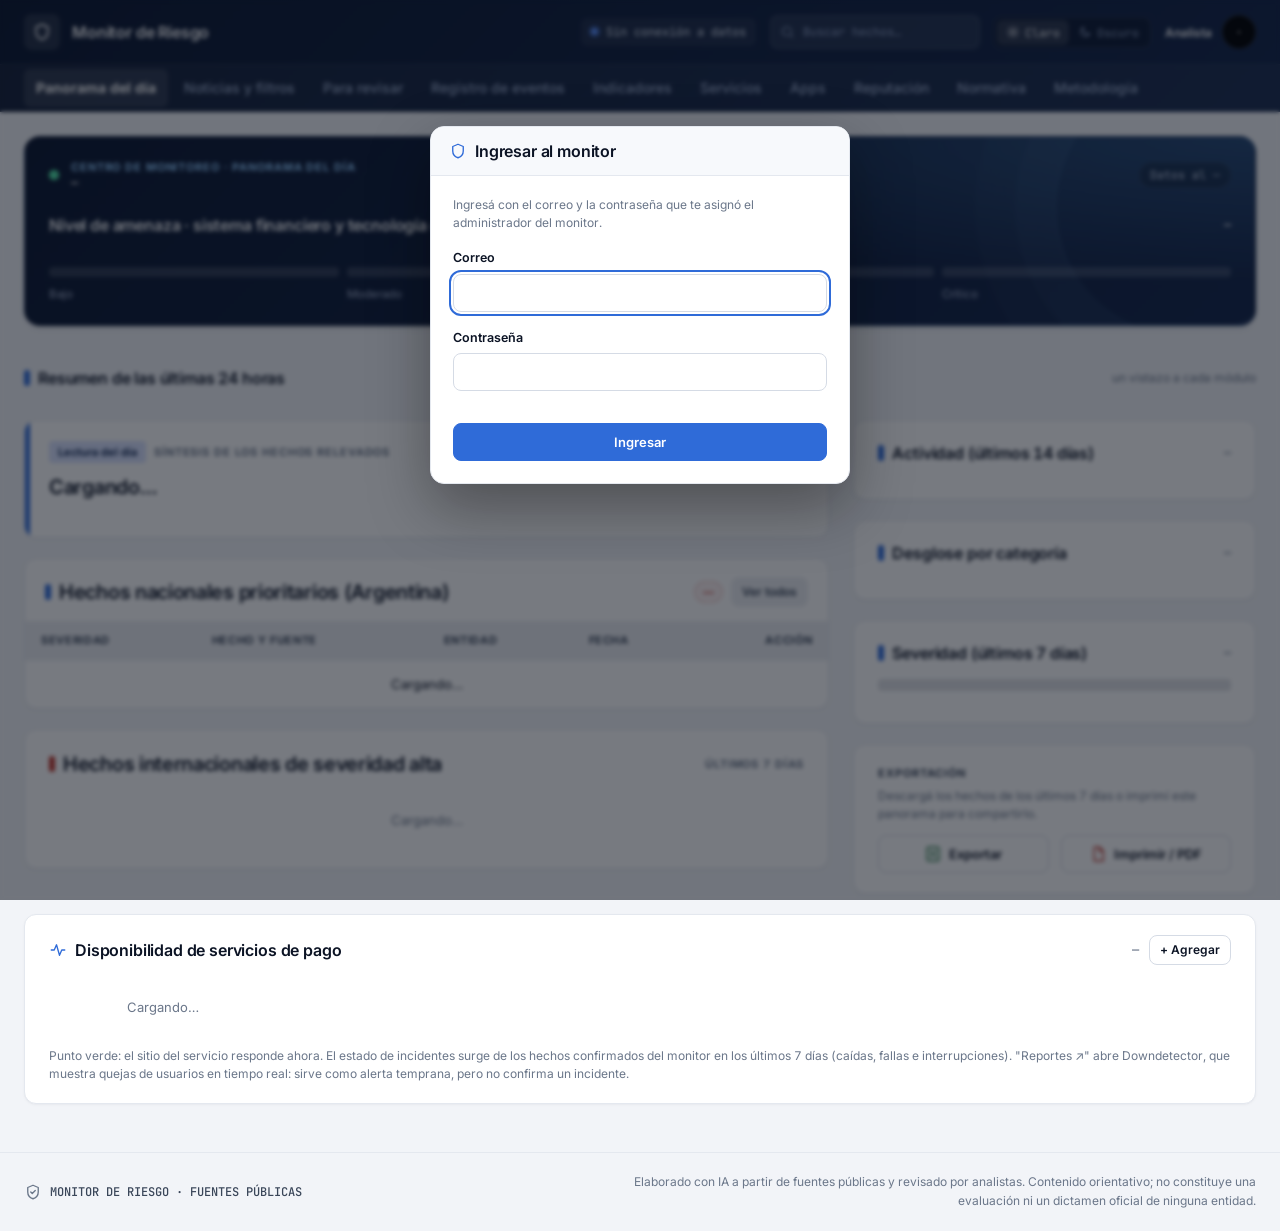
<file: index.html>
<!doctype html>
<html lang="es">
<head>
<meta charset="utf-8">
<meta name="viewport" content="width=device-width, initial-scale=1">
<title>Panorama del día · Monitor de Riesgo</title>
<script>try{var t=localStorage.getItem('mx-tema')||(matchMedia('(prefers-color-scheme: dark)').matches?'dark':'light');document.documentElement.setAttribute('data-theme',t);}catch(e){}</script>
<link rel="preconnect" href="https://fonts.googleapis.com">
<link rel="preconnect" href="https://fonts.gstatic.com" crossorigin>
<link rel="stylesheet" href="https://fonts.googleapis.com/css2?family=Inter:wght@400;500;600;700&family=JetBrains+Mono:wght@500;600;700&display=swap">
<link rel="stylesheet" href="assets/monitor.css">
</head>
<body>
<header class="mx mx-cmd" id="mx-cmd">
  <div class="mx-wrap mx-cmd-top">
    <div style="display:flex;align-items:center;min-width:0">
      <a class="mx-brand" href="index.html">
        <span class="mx-brand-ico"><svg class="mx-ico" viewBox="0 0 24 24"><path d="M12 3l7 3v6c0 4.5-3 7.7-7 9-4-1.3-7-4.5-7-9V6l7-3z"/></svg></span>
        <span class="mx-brand-t"><b>Monitor de Riesgo</b><span></span></span>
      </a>
      <span class="mx-scope">Sistema financiero e infraestructura crítica · AR</span>
    </div>
    <div class="mx-cmd-right">
      <span class="mx-upd" title="Última actualización de los datos"><i></i><span id="mx-upd">Cargando…</span></span>
      <form class="mx-q" action="noticias.html" method="get" role="search">
        <svg class="mx-ico" viewBox="0 0 24 24"><circle cx="11" cy="11" r="7"/><path d="M20 20l-3.5-3.5"/></svg>
        <input type="search" name="q" placeholder="Buscar hechos…" aria-label="Buscar hechos">
      </form>
      <div class="mx-tema" role="group" aria-label="Tema">
        <button type="button" data-tema="light"><svg class="mx-ico" viewBox="0 0 24 24"><circle cx="12" cy="12" r="4"/><path d="M12 2v2M12 20v2M2 12h2M20 12h2M4.9 4.9l1.4 1.4M17.7 17.7l1.4 1.4M4.9 19.1l1.4-1.4M17.7 6.3l1.4-1.4"/></svg><span>Claro</span></button>
        <button type="button" data-tema="dark"><svg class="mx-ico" viewBox="0 0 24 24"><path d="M20 14.5A8 8 0 0 1 9.5 4 8 8 0 1 0 20 14.5z"/></svg><span>Oscuro</span></button>
      </div>
      <button type="button" class="mx-user-btn" id="mx-user" title="Definir el nombre del analista">
        <span class="mx-user-t"><b id="mx-user-n">Analista</b><span id="mx-user-r">Definir nombre</span></span>
        <span class="mx-avatar" id="mx-avatar">·</span>
      </button>
    </div>
  </div>
  <nav class="mx-nav" aria-label="Secciones del monitor">
    <div class="mx-wrap">
      <a href="index.html" data-vista="inicio">Panorama del día</a>
      <a href="noticias.html" data-vista="noticias">Noticias y filtros</a>
      <a href="revisar.html" data-vista="revisar">Para revisar <span class="cnt" id="mx-pend" hidden>0</span></a>
      <a href="registro.html" data-vista="registro">Registro de eventos</a>
      <a href="indicadores.html" data-vista="indicadores">Indicadores</a>
      <a href="servicios.html" data-vista="servicios">Servicios</a>
      <a href="apps.html" data-vista="apps">Apps</a>
      <a href="reputacion.html" data-vista="reputacion">Reputación</a>
      <a href="normativa.html" data-vista="normativa">Normativa</a>
      <a href="metodologia.html" data-vista="metodologia">Metodología</a>
    </div>
  </nav>
</header>

<main>
<div class="mx mx-page" id="mx-page" data-vista="inicio">
<div class="mx-wrap mx-stack">

  <!-- Estado operativo y nivel de amenaza -->
  <section class="mx-card mx-hero">
    <div class="mx-status-top">
      <div class="reloj">
        <span class="mx-live"></span>
        <div>
          <div class="mx-eyebrow">Centro de monitoreo · Panorama del día</div>
          <div class="mx-mono" id="mx-reloj" style="color:var(--ink);font-weight:600">—</div>
        </div>
      </div>
      <div style="display:flex;flex-wrap:wrap;gap:10px;align-items:center">
        <span class="mx-chip-mono" id="mx-datos">Datos al —</span>
        <a class="mx-alerta-link" id="mx-aviso" href="revisar.html" hidden>
          <svg class="mx-ico" viewBox="0 0 24 24" style="width:16px;height:16px"><path d="M12 8v5M12 16.5v.5"/><circle cx="12" cy="12" r="9"/></svg>
          <span><b id="mx-aviso-n">0</b> hechos argentinos esperan revisión</span><span>→</span>
        </a>
      </div>
    </div>
    <div class="mx-meter-h">
      <div style="display:flex;flex-wrap:wrap;align-items:center;gap:8px">
        <h2 class="mx-h3">Nivel de amenaza · sistema financiero y tecnología crítica</h2>
        <span class="mx-badge" id="mx-nivel-badge">—</span>
      </div>
      <span class="mx-trend" id="mx-trend">—</span>
    </div>
    <div class="mx-meter" id="mx-meter" aria-hidden="true">
      <div class="seg" data-lbl="ACTIVO · BAJO"></div><div class="seg" data-lbl="ACTIVO · MODERADO"></div>
      <div class="seg" data-lbl="ACTIVO · ELEVADO"></div><div class="seg" data-lbl="ACTIVO · CRÍTICO"></div>
    </div>
    <div class="mx-meter-l" id="mx-meter-l"><span>Bajo</span><span>Moderado</span><span>Elevado</span><span>Crítico</span></div>
  </section>

  <!-- Indicadores -->
  <section class="mx-kpis" id="mx-kpis"></section>

  <!-- Resumen de las últimas 24 horas por módulo -->
  <section>
    <div class="mx-card-h" style="margin-bottom:10px"><div class="tit"><span class="mx-mark"></span><h2 class="mx-h3">Resumen de las últimas 24 horas</h2></div><span class="mx-small">un vistazo a cada módulo</span></div>
    <div class="pv-res" id="mx-res"></div>
  </section>


  <div class="mx-split">
    <div class="mx-stack">
      <!-- Lectura del día -->
      <article class="mx-card mx-lectura">
        <div class="mx-card-h" style="margin-bottom:0">
          <div class="tit"><span class="mx-badge info">Lectura del día</span><span class="mx-eyebrow" style="color:var(--mute)">Síntesis de los hechos relevados</span></div>
          <span class="mx-mono" style="color:var(--mute)" id="mx-emitido">—</span>
        </div>
        <h2 class="mx-h2" id="mx-lect-t">Cargando…</h2>
        <p class="mx-body" id="mx-lect-b"></p>
        <div class="mx-g2" id="mx-vectores" style="margin-top:16px"></div>
      </article>

      <!-- Argentina -->
      <section class="mx-card pad-0">
        <div class="mx-card-h" style="padding:18px 20px 0">
          <div class="tit"><span class="mx-mark"></span><h3 class="mx-h2">Hechos nacionales prioritarios (Argentina)</h3></div>
          <div style="display:flex;gap:8px;align-items:center">
            <span class="mx-badge pill alta" id="mx-nac-n">—</span>
            <a class="mx-btn sm soft" href="noticias.html?ambito=nacional">Ver todos</a>
          </div>
        </div>
        <div class="mx-tabla-w">
          <table class="mx-tabla">
            <thead><tr><th>Severidad</th><th>Hecho y fuente</th><th>Entidad</th><th>Fecha</th><th class="r">Acción</th></tr></thead>
            <tbody id="mx-nac"><tr><td colspan="5" class="mx-empty">Cargando…</td></tr></tbody>
          </table>
        </div>
      </section>

      <!-- Internacional severidad alta -->
      <section class="mx-card">
        <div class="mx-card-h">
          <div class="tit"><span class="mx-mark rojo"></span><h3 class="mx-h2">Hechos internacionales de severidad alta</h3></div>
          <span class="mx-eyebrow" style="color:var(--mute)">Últimos 7 días</span>
        </div>
        <div class="mx-feed" id="mx-int"><div class="mx-empty">Cargando…</div></div>
      </section>
    </div>

    <aside class="mx-stack">
      <section class="mx-card">
        <div class="mx-card-h"><h4 class="mx-h3">Actividad (últimos 14 días)</h4><span class="mx-mono" style="color:var(--mute)" id="mx-prom">—</span></div>
        <div class="mx-bars" id="mx-bars" role="img" aria-label="Hechos por día"></div>
      </section>
      <section class="mx-card">
        <div class="mx-card-h"><h4 class="mx-h3">Desglose por categoría</h4><span class="mx-mono" style="color:var(--mute)" id="mx-cat-tot">—</span></div>
        <div id="mx-cats"></div>
      </section>
      <section class="mx-card">
        <div class="mx-card-h"><h4 class="mx-h3">Severidad (últimos 7 días)</h4><span class="mx-mono" style="color:var(--mute)" id="mx-sev-tot">—</span></div>
        <div class="mx-stackbar" id="mx-sevbar"></div>
        <div class="mx-legend" id="mx-sevleg"></div>
      </section>
      <section class="mx-card">
        <div class="mx-eyebrow" style="margin-bottom:6px">Exportación</div>
        <p class="mx-small" style="margin-bottom:12px">Descargá los hechos de los últimos 7 días o imprimí este panorama para compartirlo.</p>
        <div class="mx-g2">
          <button type="button" class="mx-btn" id="mx-exp-xls">
            <svg class="mx-ico" viewBox="0 0 24 24" style="color:var(--ok)"><rect x="4" y="3" width="16" height="18" rx="2"/><path d="M8 8l8 8M16 8l-8 8"/></svg>Exportar</button>
          <button type="button" class="mx-btn" id="mx-exp-pdf">
            <svg class="mx-ico" viewBox="0 0 24 24" style="color:var(--alta)"><path d="M7 3h7l5 5v13H7z"/><path d="M14 3v5h5"/></svg>Imprimir / PDF</button>
        </div>
      </section>
    </aside>
  </div>
  <!-- Disponibilidad de servicios -->
  <section class="mx-card" id="mx-serv-card">
    <div class="mx-card-h">
      <div class="tit"><svg class="mx-ico" viewBox="0 0 24 24"><path d="M3 12h4l3-7 4 14 3-7h4"/></svg><h3 class="mx-h3">Disponibilidad de servicios de pago</h3></div>
      <div style="display:flex;gap:10px;align-items:center;flex-wrap:wrap"><span class="mx-small" data-vivo-res></span><span class="mx-mono" style="color:var(--mute)" id="mx-serv-res">—</span>
        <button type="button" class="mx-btn sm" id="mx-serv-add">+ Agregar</button></div>
    </div>
    <div class="mx-serv" id="mx-serv"><div class="mx-empty">Cargando…</div></div>
    <p class="mx-small" style="margin:12px 0 0">Punto verde: el sitio del servicio responde ahora. El estado de incidentes surge de los hechos confirmados del monitor en los últimos 7 días (caídas, fallas e interrupciones). "Reportes ↗" abre Downdetector, que muestra quejas de usuarios en tiempo real: sirve como alerta temprana, pero no confirma un incidente.</p>
  </section>
</div>
</div>

</main>
<footer class="mx mx-pie">
  <div class="mx-wrap">
    <div class="izq">
      <svg class="mx-ico" viewBox="0 0 24 24"><path d="M12 3l7 3v6c0 4.5-3 7.7-7 9-4-1.3-7-4.5-7-9V6l7-3z"/><path d="M9 12l2 2 4-4"/></svg>
      <span class="mx-mono">MONITOR DE RIESGO · FUENTES PÚBLICAS</span>
    </div>
    <p class="der">Elaborado con IA a partir de fuentes públicas y revisado por analistas. Contenido orientativo; no constituye una evaluación ni un dictamen oficial de ninguna entidad.</p>
  </div>
</footer>

<script src="config.js"></script>
<script src="datos/datos.js"></script>
<script src="assets/monitor.js"></script>
</body>
</html>
</file>
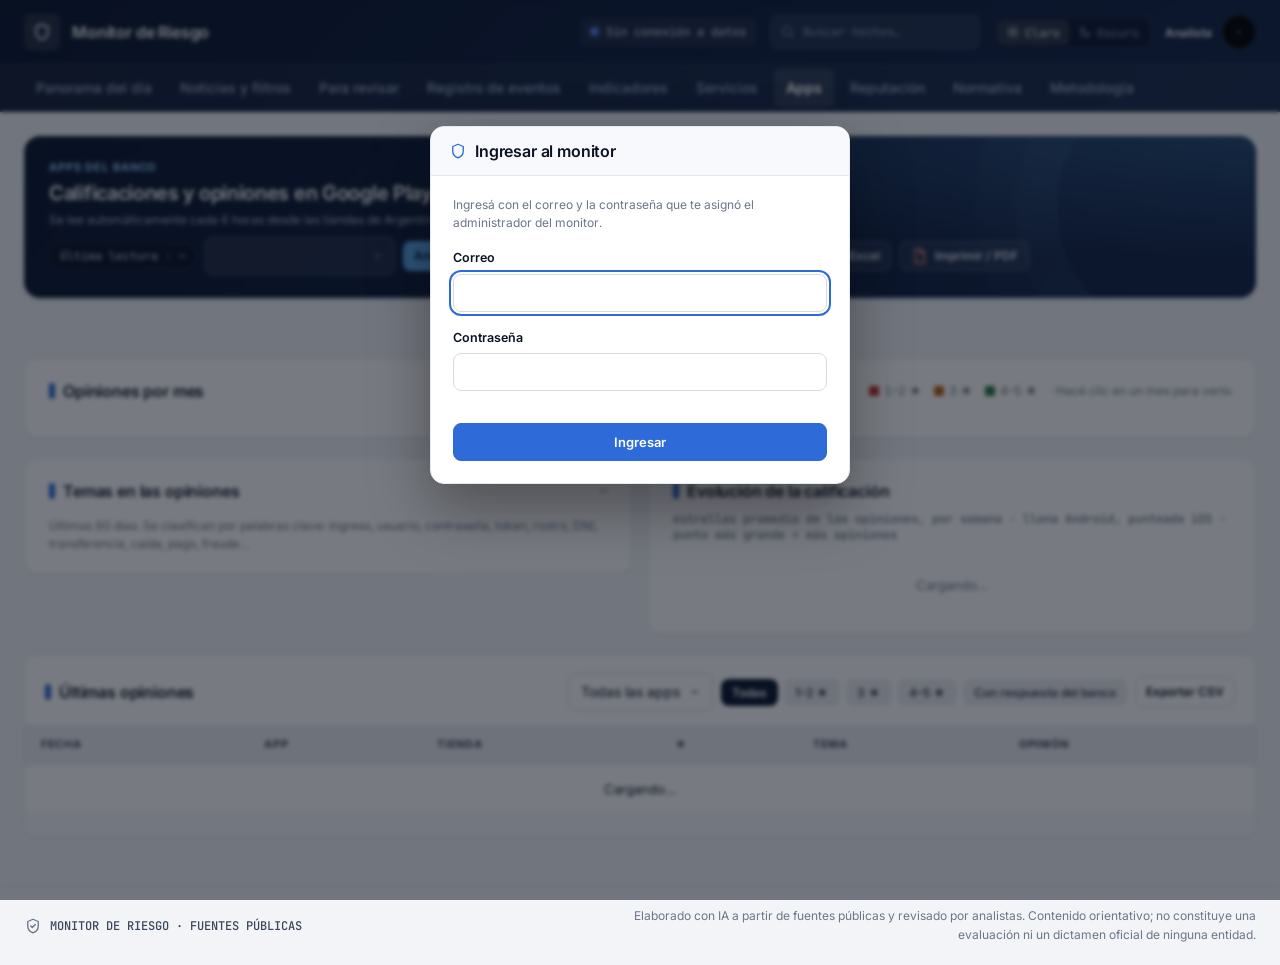
<file: apps.html>
<!doctype html>
<html lang="es">
<head>
<meta charset="utf-8">
<meta name="viewport" content="width=device-width, initial-scale=1">
<title>Apps · Monitor de Riesgo</title>
<script>try{var t=localStorage.getItem('mx-tema')||(matchMedia('(prefers-color-scheme: dark)').matches?'dark':'light');document.documentElement.setAttribute('data-theme',t);}catch(e){}</script>
<link rel="preconnect" href="https://fonts.googleapis.com">
<link rel="preconnect" href="https://fonts.gstatic.com" crossorigin>
<link rel="stylesheet" href="https://fonts.googleapis.com/css2?family=Inter:wght@400;500;600;700&family=JetBrains+Mono:wght@500;600;700&display=swap">
<link rel="stylesheet" href="assets/monitor.css">
</head>
<body>
<header class="mx mx-cmd" id="mx-cmd">
  <div class="mx-wrap mx-cmd-top">
    <div style="display:flex;align-items:center;min-width:0">
      <a class="mx-brand" href="index.html">
        <span class="mx-brand-ico"><svg class="mx-ico" viewBox="0 0 24 24"><path d="M12 3l7 3v6c0 4.5-3 7.7-7 9-4-1.3-7-4.5-7-9V6l7-3z"/></svg></span>
        <span class="mx-brand-t"><b>Monitor de Riesgo</b><span></span></span>
      </a>
      <span class="mx-scope">Sistema financiero e infraestructura crítica · AR</span>
    </div>
    <div class="mx-cmd-right">
      <span class="mx-upd" title="Última actualización de los datos"><i></i><span id="mx-upd">Cargando…</span></span>
      <form class="mx-q" action="noticias.html" method="get" role="search">
        <svg class="mx-ico" viewBox="0 0 24 24"><circle cx="11" cy="11" r="7"/><path d="M20 20l-3.5-3.5"/></svg>
        <input type="search" name="q" placeholder="Buscar hechos…" aria-label="Buscar hechos">
      </form>
      <div class="mx-tema" role="group" aria-label="Tema">
        <button type="button" data-tema="light"><svg class="mx-ico" viewBox="0 0 24 24"><circle cx="12" cy="12" r="4"/><path d="M12 2v2M12 20v2M2 12h2M20 12h2M4.9 4.9l1.4 1.4M17.7 17.7l1.4 1.4M4.9 19.1l1.4-1.4M17.7 6.3l1.4-1.4"/></svg><span>Claro</span></button>
        <button type="button" data-tema="dark"><svg class="mx-ico" viewBox="0 0 24 24"><path d="M20 14.5A8 8 0 0 1 9.5 4 8 8 0 1 0 20 14.5z"/></svg><span>Oscuro</span></button>
      </div>
      <button type="button" class="mx-user-btn" id="mx-user" title="Definir el nombre del analista">
        <span class="mx-user-t"><b id="mx-user-n">Analista</b><span id="mx-user-r">Definir nombre</span></span>
        <span class="mx-avatar" id="mx-avatar">·</span>
      </button>
    </div>
  </div>
  <nav class="mx-nav" aria-label="Secciones del monitor">
    <div class="mx-wrap">
      <a href="index.html" data-vista="inicio">Panorama del día</a>
      <a href="noticias.html" data-vista="noticias">Noticias y filtros</a>
      <a href="revisar.html" data-vista="revisar">Para revisar <span class="cnt" id="mx-pend" hidden>0</span></a>
      <a href="registro.html" data-vista="registro">Registro de eventos</a>
      <a href="indicadores.html" data-vista="indicadores">Indicadores</a>
      <a href="servicios.html" data-vista="servicios">Servicios</a>
      <a href="apps.html" data-vista="apps">Apps</a>
      <a href="reputacion.html" data-vista="reputacion">Reputación</a>
      <a href="normativa.html" data-vista="normativa">Normativa</a>
      <a href="metodologia.html" data-vista="metodologia">Metodología</a>
    </div>
  </nav>
</header>

<main>
<div class="mx mx-page" id="mx-page" data-vista="apps">
<div class="mx-wrap mx-stack">
  <section class="mx-card mx-hero">
    <div class="mx-card-h" style="margin-bottom:0">
      <div>
        <div class="mx-eyebrow">Apps del banco</div>
        <h1 class="mx-h2" style="margin-top:4px">Calificaciones y opiniones en Google Play y App Store</h1>
        <p class="ap-print mx-small" id="ap-print-t"></p>
        <p class="mx-small" style="margin-top:4px">Se lee automáticamente cada 6 horas desde las tiendas de Argentina. Las opiniones se clasifican por tema con palabras clave.</p>
      </div>
      <div style="display:flex;flex-wrap:wrap;gap:8px;align-items:center">
        <span class="mx-chip-mono" id="ap-ult">Última lectura · —</span>
        <select class="mx-select" id="ap-per" aria-label="Período" style="width:auto;min-width:190px"></select>
        <div class="mx-chips" id="ap-tienda"><button type="button" class="mx-chipbtn on" data-t="">Android e iOS</button><button type="button" class="mx-chipbtn" data-t="play"><span class="so so-play">Android</span></button><button type="button" class="mx-chipbtn" data-t="ios"><span class="so so-ios">iOS</span></button></div>
        <button type="button" class="mx-btn sm" id="ap-act">Actualizar ahora</button>
        <button type="button" class="mx-btn sm" id="ap-xls"><svg class="mx-ico" viewBox="0 0 24 24" style="color:var(--ok)"><rect x="4" y="3" width="16" height="18" rx="2"/><path d="M8 8l8 8M16 8l-8 8"/></svg>Excel</button>
        <button type="button" class="mx-btn sm" id="ap-imp"><svg class="mx-ico" viewBox="0 0 24 24" style="color:var(--alta)"><path d="M7 3h7l5 5v13H7z"/><path d="M14 3v5h5"/></svg>Imprimir / PDF</button>
      </div>
    </div>
  </section>

  <div id="ap-alertas" class="mx-stack" style="gap:10px"></div>

  <section class="mx-apps" id="ap-cards"></section>

  <section class="mx-card">
    <div class="mx-card-h"><h2 class="mx-h3">Opiniones por mes</h2>
      <div style="display:flex;gap:12px;align-items:center;flex-wrap:wrap" class="mx-small">
        <span><i class="ap-sq" style="background:var(--alta)"></i>1–2 ★</span><span><i class="ap-sq" style="background:var(--media)"></i>3 ★</span><span><i class="ap-sq" style="background:var(--ok)"></i>4–5 ★</span>
        <span class="ap-hint">· Hacé clic en un mes para verlo</span></div></div>
    <div id="ap-meses"></div>
  </section>

  <div class="mx-g2 mx-in-g">
    <section class="mx-card">
      <div class="mx-card-h"><h2 class="mx-h3">Temas en las opiniones</h2><span class="mx-mono" style="color:var(--mute)" id="ap-temas-n">—</span></div>
      <div id="ap-temas"></div>
      <p class="mx-small" style="margin:10px 0 0">Últimos 90 días. Se clasifican por palabras clave: ingreso, usuario, contraseña, token, rostro, DNI, transferencia, caída, pago, fraude…</p>
    </section>
    <section class="mx-card">
      <div class="mx-card-h"><h2 class="mx-h3">Evolución de la calificación</h2><span class="mx-mono" style="color:var(--mute)">estrellas promedio de las opiniones, por semana · llena Android, punteada iOS · punto más grande = más opiniones</span></div>
      <div id="ap-evol"><div class="mx-empty">Cargando…</div></div>
    </section>
  </div>

  <section class="mx-card pad-0" style="padding:0">
    <div class="mx-card-h" style="padding:18px 20px 0"><h2 class="mx-h3">Últimas opiniones</h2>
      <div style="display:flex;gap:8px;flex-wrap:wrap;align-items:center"><select class="mx-select" id="ap-app" style="width:auto"><option value="">Todas las apps</option></select>
        <div class="mx-chips" id="ap-est"><button type="button" class="mx-chipbtn on" data-e="">Todas</button><button type="button" class="mx-chipbtn" data-e="12">1–2 ★</button><button type="button" class="mx-chipbtn" data-e="3">3 ★</button><button type="button" class="mx-chipbtn" data-e="45">4–5 ★</button><button type="button" class="mx-chipbtn" data-e="r">Con respuesta del banco</button></div>
        <button type="button" class="mx-btn sm" id="ap-exp">Exportar CSV</button></div></div>
    <div class="mx-tabla-w"><table class="mx-tabla"><thead><tr><th>Fecha</th><th>App</th><th>Tienda</th><th>★</th><th>Tema</th><th>Opinión</th></tr></thead><tbody id="ap-rev"><tr><td colspan="6" class="mx-empty">Cargando…</td></tr></tbody></table></div>
    <div class="mx-pag" id="ap-pag" style="padding:12px 20px"></div>
  </section>
</div>
</div>
</main>
<footer class="mx mx-pie">
  <div class="mx-wrap">
    <div class="izq">
      <svg class="mx-ico" viewBox="0 0 24 24"><path d="M12 3l7 3v6c0 4.5-3 7.7-7 9-4-1.3-7-4.5-7-9V6l7-3z"/><path d="M9 12l2 2 4-4"/></svg>
      <span class="mx-mono">MONITOR DE RIESGO · FUENTES PÚBLICAS</span>
    </div>
    <p class="der">Elaborado con IA a partir de fuentes públicas y revisado por analistas. Contenido orientativo; no constituye una evaluación ni un dictamen oficial de ninguna entidad.</p>
  </div>
</footer>

<script src="config.js"></script>
<script src="datos/datos.js"></script>
<script src="assets/monitor.js"></script>
</body>
</html>
</file>
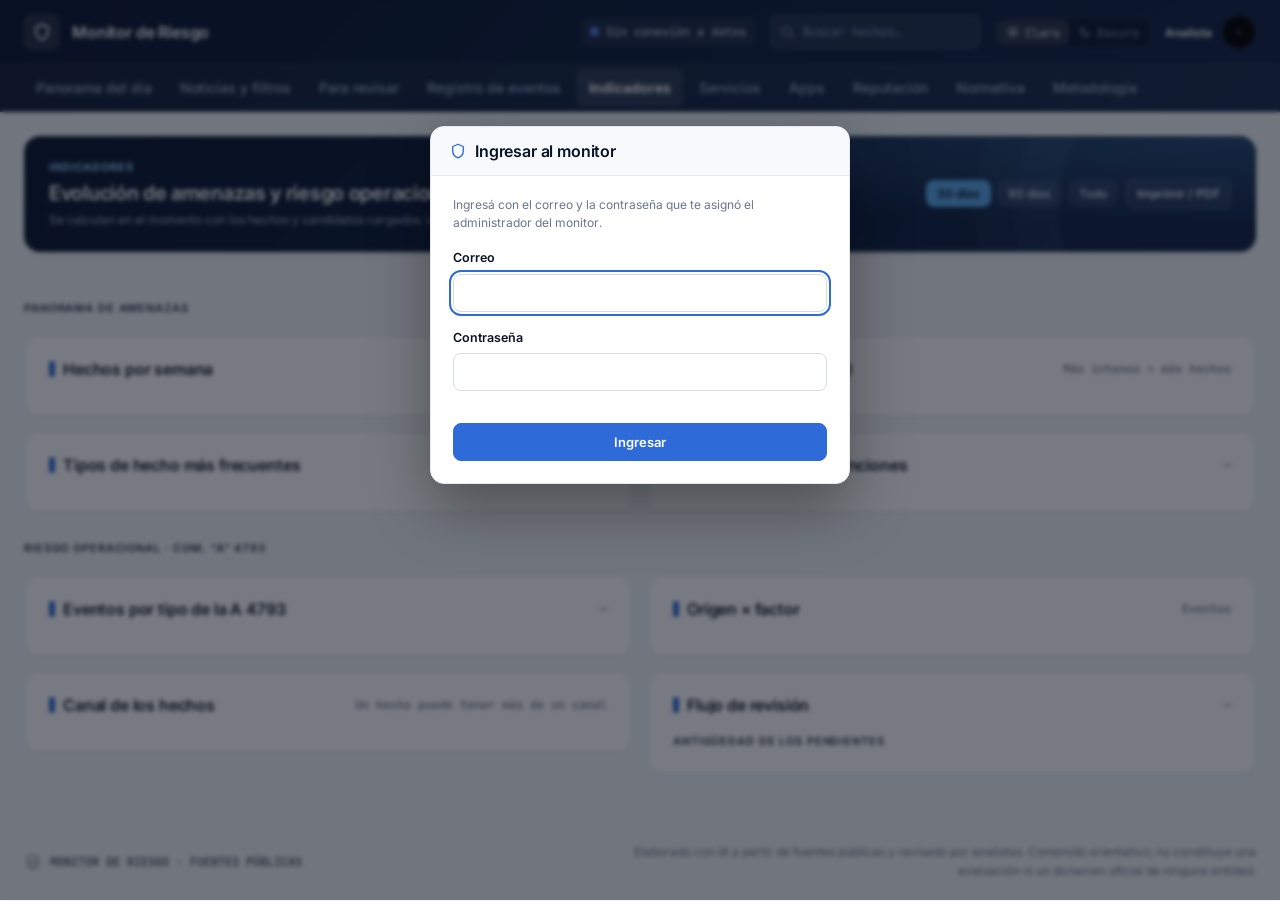
<file: indicadores.html>
<!doctype html>
<html lang="es">
<head>
<meta charset="utf-8">
<meta name="viewport" content="width=device-width, initial-scale=1">
<title>Indicadores · Monitor de Riesgo</title>
<script>try{var t=localStorage.getItem('mx-tema')||(matchMedia('(prefers-color-scheme: dark)').matches?'dark':'light');document.documentElement.setAttribute('data-theme',t);}catch(e){}</script>
<link rel="preconnect" href="https://fonts.googleapis.com">
<link rel="preconnect" href="https://fonts.gstatic.com" crossorigin>
<link rel="stylesheet" href="https://fonts.googleapis.com/css2?family=Inter:wght@400;500;600;700&family=JetBrains+Mono:wght@500;600;700&display=swap">
<link rel="stylesheet" href="assets/monitor.css">
</head>
<body>
<header class="mx mx-cmd" id="mx-cmd">
  <div class="mx-wrap mx-cmd-top">
    <div style="display:flex;align-items:center;min-width:0">
      <a class="mx-brand" href="index.html">
        <span class="mx-brand-ico"><svg class="mx-ico" viewBox="0 0 24 24"><path d="M12 3l7 3v6c0 4.5-3 7.7-7 9-4-1.3-7-4.5-7-9V6l7-3z"/></svg></span>
        <span class="mx-brand-t"><b>Monitor de Riesgo</b><span></span></span>
      </a>
      <span class="mx-scope">Sistema financiero e infraestructura crítica · AR</span>
    </div>
    <div class="mx-cmd-right">
      <span class="mx-upd" title="Última actualización de los datos"><i></i><span id="mx-upd">Cargando…</span></span>
      <form class="mx-q" action="noticias.html" method="get" role="search">
        <svg class="mx-ico" viewBox="0 0 24 24"><circle cx="11" cy="11" r="7"/><path d="M20 20l-3.5-3.5"/></svg>
        <input type="search" name="q" placeholder="Buscar hechos…" aria-label="Buscar hechos">
      </form>
      <div class="mx-tema" role="group" aria-label="Tema">
        <button type="button" data-tema="light"><svg class="mx-ico" viewBox="0 0 24 24"><circle cx="12" cy="12" r="4"/><path d="M12 2v2M12 20v2M2 12h2M20 12h2M4.9 4.9l1.4 1.4M17.7 17.7l1.4 1.4M4.9 19.1l1.4-1.4M17.7 6.3l1.4-1.4"/></svg><span>Claro</span></button>
        <button type="button" data-tema="dark"><svg class="mx-ico" viewBox="0 0 24 24"><path d="M20 14.5A8 8 0 0 1 9.5 4 8 8 0 1 0 20 14.5z"/></svg><span>Oscuro</span></button>
      </div>
      <button type="button" class="mx-user-btn" id="mx-user" title="Definir el nombre del analista">
        <span class="mx-user-t"><b id="mx-user-n">Analista</b><span id="mx-user-r">Definir nombre</span></span>
        <span class="mx-avatar" id="mx-avatar">·</span>
      </button>
    </div>
  </div>
  <nav class="mx-nav" aria-label="Secciones del monitor">
    <div class="mx-wrap">
      <a href="index.html" data-vista="inicio">Panorama del día</a>
      <a href="noticias.html" data-vista="noticias">Noticias y filtros</a>
      <a href="revisar.html" data-vista="revisar">Para revisar <span class="cnt" id="mx-pend" hidden>0</span></a>
      <a href="registro.html" data-vista="registro">Registro de eventos</a>
      <a href="indicadores.html" data-vista="indicadores">Indicadores</a>
      <a href="servicios.html" data-vista="servicios">Servicios</a>
      <a href="apps.html" data-vista="apps">Apps</a>
      <a href="reputacion.html" data-vista="reputacion">Reputación</a>
      <a href="normativa.html" data-vista="normativa">Normativa</a>
      <a href="metodologia.html" data-vista="metodologia">Metodología</a>
    </div>
  </nav>
</header>

<main>
<div class="mx mx-page" id="mx-page" data-vista="indicadores">
<div class="mx-wrap mx-stack">

  <section class="mx-card mx-hero">
    <div class="mx-card-h" style="margin-bottom:0">
      <div>
        <div class="mx-eyebrow">Indicadores</div>
        <h1 class="mx-h2" style="margin-top:4px">Evolución de amenazas y riesgo operacional</h1>
        <p class="mx-small" style="margin-top:4px">Se calculan en el momento con los hechos y candidatos cargados. Los eventos de riesgo operacional excluyen los rechazados.</p>
      </div>
      <div style="display:flex;flex-wrap:wrap;gap:8px;align-items:center">
        <div class="mx-chips" id="in-per" role="group" aria-label="Período">
          <button type="button" class="mx-chipbtn on" data-d="30">30 días</button>
          <button type="button" class="mx-chipbtn" data-d="90">90 días</button>
          <button type="button" class="mx-chipbtn" data-d="0">Todo</button>
        </div>
        <button type="button" class="mx-btn sm" data-print>Imprimir / PDF</button>
      </div>
    </div>
  </section>

  <section class="mx-kpis" id="in-kpis"></section>

  <div class="mx-eyebrow" style="margin-top:8px">Panorama de amenazas</div>
  <div class="mx-g2 mx-in-g">
    <section class="mx-card">
      <div class="mx-card-h"><h2 class="mx-h3">Hechos por semana</h2><span class="mx-mono" style="color:var(--mute)" id="in-sem-t">—</span></div>
      <div class="mx-bars" id="in-sem" role="img"></div>
      <div class="mx-legend" id="in-sem-l"></div>
    </section>
    <section class="mx-card">
      <div class="mx-card-h"><h2 class="mx-h3">Categoría × severidad</h2><span class="mx-mono" style="color:var(--mute)">Más intenso = más hechos</span></div>
      <div class="mx-tabla-w"><table class="mx-heat" id="in-heat"></table></div>
    </section>
    <section class="mx-card">
      <div class="mx-card-h"><h2 class="mx-h3">Tipos de hecho más frecuentes</h2><span class="mx-mono" style="color:var(--mute)" id="in-tipos-t">—</span></div>
      <div id="in-tipos"></div>
    </section>
    <section class="mx-card">
      <div class="mx-card-h"><h2 class="mx-h3">Fallos, condenas y sanciones</h2><span class="mx-mono" style="color:var(--mute)" id="in-jud-t">—</span></div>
      <div class="mx-in-lista" id="in-jud"></div>
    </section>
  </div>

  <div class="mx-eyebrow" style="margin-top:8px">Riesgo operacional · Com. “A” 4793</div>
  <div class="mx-g2 mx-in-g">
    <section class="mx-card">
      <div class="mx-card-h"><h2 class="mx-h3">Eventos por tipo de la A 4793</h2><span class="mx-mono" style="color:var(--mute)" id="in-t4793-t">—</span></div>
      <div id="in-t4793"></div>
    </section>
    <section class="mx-card">
      <div class="mx-card-h"><h2 class="mx-h3">Origen × factor</h2><span class="mx-mono" style="color:var(--mute)">Eventos</span></div>
      <div class="mx-tabla-w"><table class="mx-heat" id="in-of"></table></div>
    </section>
    <section class="mx-card">
      <div class="mx-card-h"><h2 class="mx-h3">Canal de los hechos</h2><span class="mx-mono" style="color:var(--mute)">Un hecho puede tener más de un canal</span></div>
      <div id="in-canal"></div>
    </section>
    <section class="mx-card">
      <div class="mx-card-h"><h2 class="mx-h3">Flujo de revisión</h2><span class="mx-mono" style="color:var(--mute)" id="in-rev-t">—</span></div>
      <div id="in-rev"></div>
      <div class="mx-eyebrow" style="margin:16px 0 4px">Antigüedad de los pendientes</div>
      <div id="in-edad"></div>
    </section>
  </div>
</div>
</div>

</main>
<footer class="mx mx-pie">
  <div class="mx-wrap">
    <div class="izq">
      <svg class="mx-ico" viewBox="0 0 24 24"><path d="M12 3l7 3v6c0 4.5-3 7.7-7 9-4-1.3-7-4.5-7-9V6l7-3z"/><path d="M9 12l2 2 4-4"/></svg>
      <span class="mx-mono">MONITOR DE RIESGO · FUENTES PÚBLICAS</span>
    </div>
    <p class="der">Elaborado con IA a partir de fuentes públicas y revisado por analistas. Contenido orientativo; no constituye una evaluación ni un dictamen oficial de ninguna entidad.</p>
  </div>
</footer>

<script src="config.js"></script>
<script src="datos/datos.js"></script>
<script src="assets/monitor.js"></script>
</body>
</html>
</file>
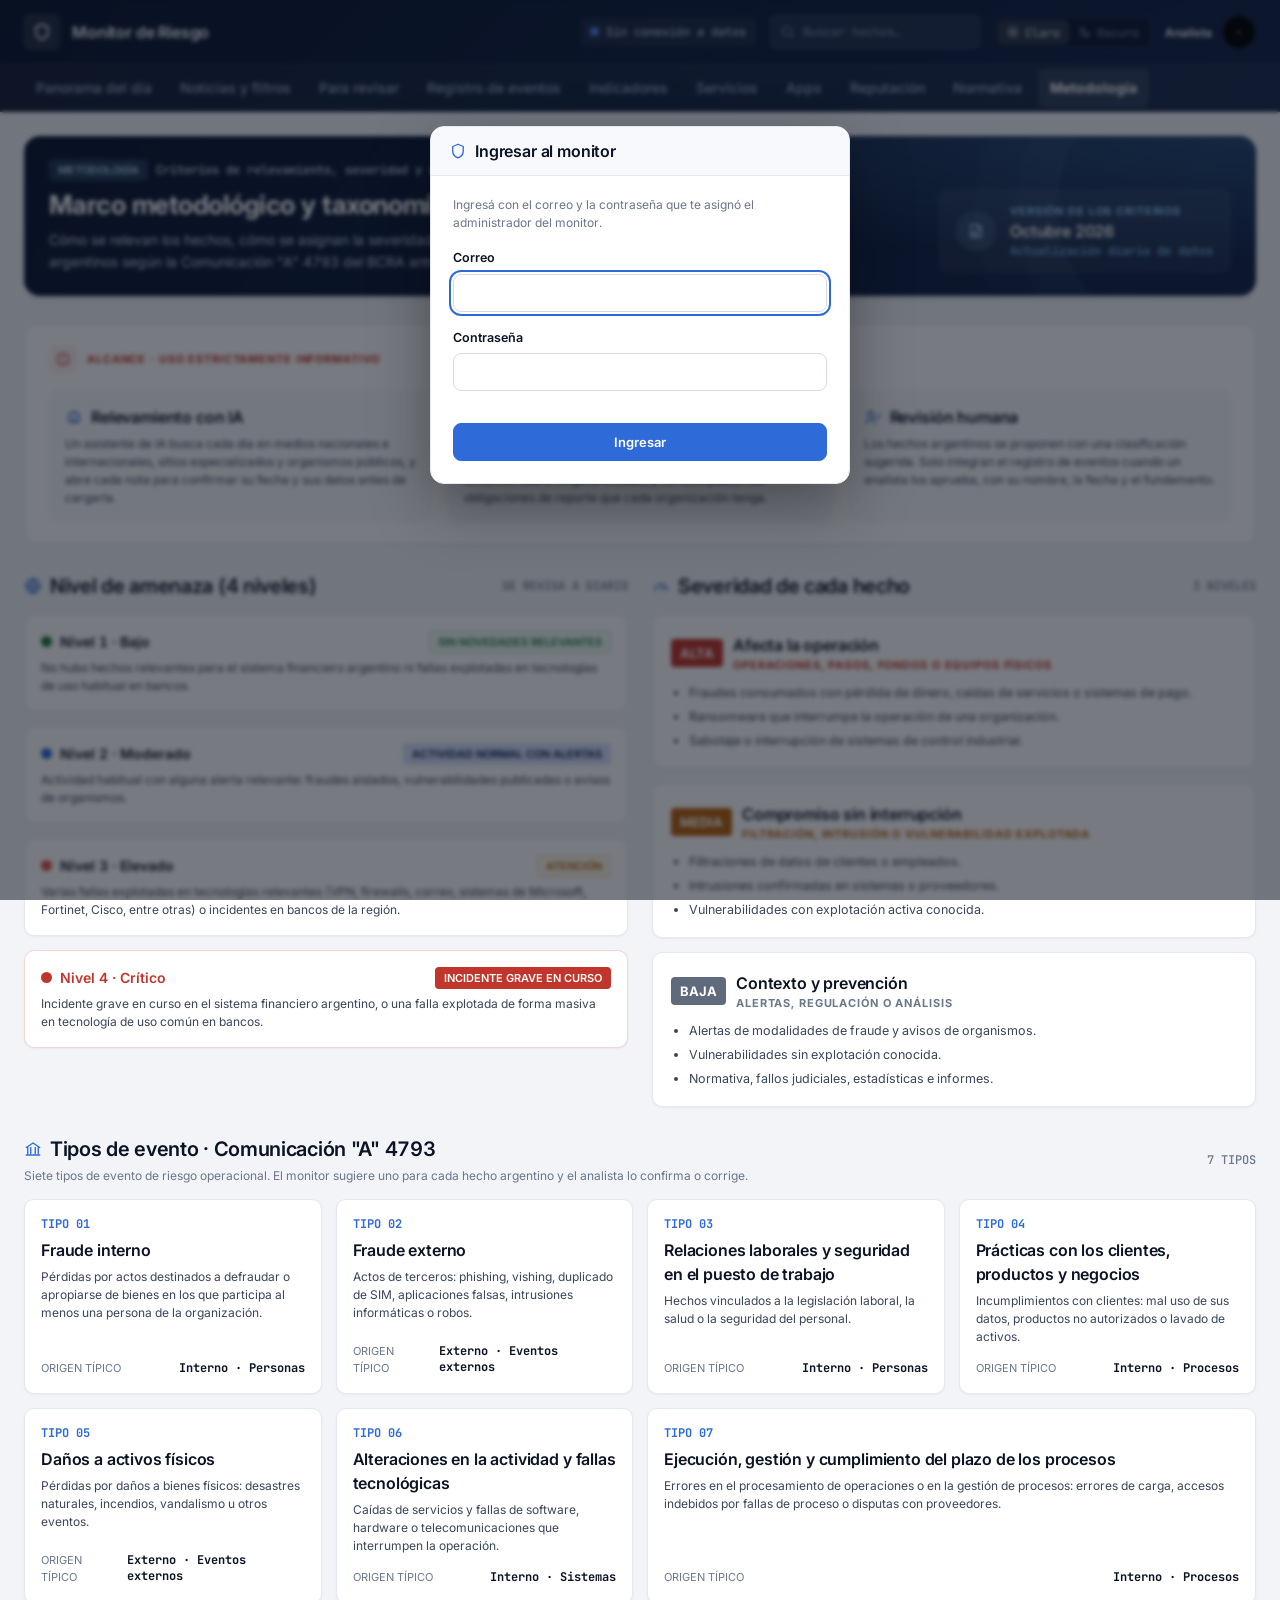
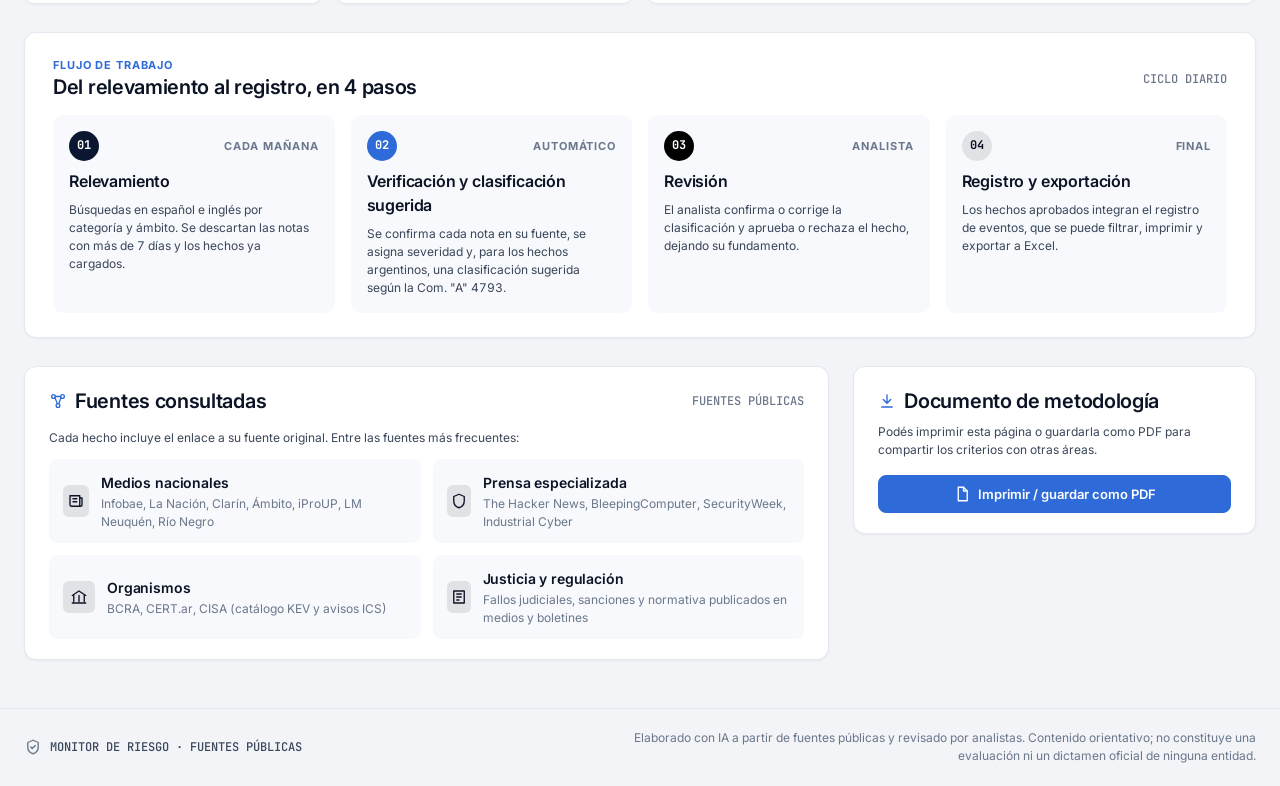
<file: metodologia.html>
<!doctype html>
<html lang="es">
<head>
<meta charset="utf-8">
<meta name="viewport" content="width=device-width, initial-scale=1">
<title>Metodología · Monitor de Riesgo</title>
<script>try{var t=localStorage.getItem('mx-tema')||(matchMedia('(prefers-color-scheme: dark)').matches?'dark':'light');document.documentElement.setAttribute('data-theme',t);}catch(e){}</script>
<link rel="preconnect" href="https://fonts.googleapis.com">
<link rel="preconnect" href="https://fonts.gstatic.com" crossorigin>
<link rel="stylesheet" href="https://fonts.googleapis.com/css2?family=Inter:wght@400;500;600;700&family=JetBrains+Mono:wght@500;600;700&display=swap">
<link rel="stylesheet" href="assets/monitor.css">
</head>
<body>
<header class="mx mx-cmd" id="mx-cmd">
  <div class="mx-wrap mx-cmd-top">
    <div style="display:flex;align-items:center;min-width:0">
      <a class="mx-brand" href="index.html">
        <span class="mx-brand-ico"><svg class="mx-ico" viewBox="0 0 24 24"><path d="M12 3l7 3v6c0 4.5-3 7.7-7 9-4-1.3-7-4.5-7-9V6l7-3z"/></svg></span>
        <span class="mx-brand-t"><b>Monitor de Riesgo</b><span></span></span>
      </a>
      <span class="mx-scope">Sistema financiero e infraestructura crítica · AR</span>
    </div>
    <div class="mx-cmd-right">
      <span class="mx-upd" title="Última actualización de los datos"><i></i><span id="mx-upd">Cargando…</span></span>
      <form class="mx-q" action="noticias.html" method="get" role="search">
        <svg class="mx-ico" viewBox="0 0 24 24"><circle cx="11" cy="11" r="7"/><path d="M20 20l-3.5-3.5"/></svg>
        <input type="search" name="q" placeholder="Buscar hechos…" aria-label="Buscar hechos">
      </form>
      <div class="mx-tema" role="group" aria-label="Tema">
        <button type="button" data-tema="light"><svg class="mx-ico" viewBox="0 0 24 24"><circle cx="12" cy="12" r="4"/><path d="M12 2v2M12 20v2M2 12h2M20 12h2M4.9 4.9l1.4 1.4M17.7 17.7l1.4 1.4M4.9 19.1l1.4-1.4M17.7 6.3l1.4-1.4"/></svg><span>Claro</span></button>
        <button type="button" data-tema="dark"><svg class="mx-ico" viewBox="0 0 24 24"><path d="M20 14.5A8 8 0 0 1 9.5 4 8 8 0 1 0 20 14.5z"/></svg><span>Oscuro</span></button>
      </div>
      <button type="button" class="mx-user-btn" id="mx-user" title="Definir el nombre del analista">
        <span class="mx-user-t"><b id="mx-user-n">Analista</b><span id="mx-user-r">Definir nombre</span></span>
        <span class="mx-avatar" id="mx-avatar">·</span>
      </button>
    </div>
  </div>
  <nav class="mx-nav" aria-label="Secciones del monitor">
    <div class="mx-wrap">
      <a href="index.html" data-vista="inicio">Panorama del día</a>
      <a href="noticias.html" data-vista="noticias">Noticias y filtros</a>
      <a href="revisar.html" data-vista="revisar">Para revisar <span class="cnt" id="mx-pend" hidden>0</span></a>
      <a href="registro.html" data-vista="registro">Registro de eventos</a>
      <a href="indicadores.html" data-vista="indicadores">Indicadores</a>
      <a href="servicios.html" data-vista="servicios">Servicios</a>
      <a href="apps.html" data-vista="apps">Apps</a>
      <a href="reputacion.html" data-vista="reputacion">Reputación</a>
      <a href="normativa.html" data-vista="normativa">Normativa</a>
      <a href="metodologia.html" data-vista="metodologia">Metodología</a>
    </div>
  </nav>
</header>

<main>
<div class="mx mx-page" id="mx-page" data-vista="metodologia">
<div class="mx-wrap mx-stack" style="gap:28px">

  <section class="mx-card mx-hero" style="padding:28px 32px;display:flex;flex-wrap:wrap;align-items:flex-end;justify-content:space-between;gap:20px">
    <div style="display:flex;flex-direction:column;gap:8px;max-width:760px">
      <div style="display:flex;flex-wrap:wrap;gap:8px;align-items:center"><span class="mx-badge dark">METODOLOGÍA</span><span class="mx-mono" style="color:var(--ink-2);font-weight:600">Criterios de relevamiento, severidad y clasificación</span></div>
      <h1 class="mx-h1">Marco metodológico y taxonomía de eventos</h1>
      <p class="mx-body">Cómo se relevan los hechos, cómo se asignan la severidad y el nivel de amenaza, y cómo se clasifican los eventos argentinos según la Comunicación "A" 4793 del BCRA antes de su revisión por analistas.</p>
    </div>
    <div style="display:flex;align-items:center;gap:14px;background:var(--soft);border-radius:10px;padding:14px 18px">
      <span class="mx-kpi-ib azul" style="width:40px;height:40px;border-radius:50%"><svg class="mx-ico" viewBox="0 0 24 24"><path d="M5 4h10l4 4v12H5z"/><path d="M15 4v4h4M8 13h8M8 17h5"/></svg></span>
      <div><div class="mx-eyebrow" style="color:var(--mute)">Versión de los criterios</div><div class="mx-h3">Octubre 2026</div><div class="mx-mono" style="color:var(--primary)">Actualización diaria de datos</div></div>
    </div>
  </section>

  <section class="mx-card">
    <div style="display:flex;align-items:center;gap:10px;margin-bottom:16px">
      <span class="mx-kpi-ib rojo" style="width:28px;height:28px"><svg class="mx-ico" viewBox="0 0 24 24" style="width:16px;height:16px"><path d="M12 8v5M12 16.5v.5"/><circle cx="12" cy="12" r="9"/></svg></span>
      <span class="mx-eyebrow" style="color:var(--alta)">Alcance · uso estrictamente informativo</span>
    </div>
    <div class="mx-g3">
      <div class="mx-tile" style="padding:16px">
        <div class="mx-h3" style="display:flex;gap:8px;align-items:center;margin-bottom:6px"><svg class="mx-ico" viewBox="0 0 24 24" style="color:var(--primary)"><rect x="5" y="7" width="14" height="12" rx="3"/><path d="M12 3v4M9 12h.01M15 12h.01M9 16h6"/></svg>Relevamiento con IA</div>
        <p class="mx-small" style="color:var(--ink-2)">Un asistente de IA busca cada día en medios nacionales e internacionales, sitios especializados y organismos públicos, y abre cada nota para confirmar su fecha y sus datos antes de cargarla.</p>
      </div>
      <div class="mx-tile" style="padding:16px">
        <div class="mx-h3" style="display:flex;gap:8px;align-items:center;margin-bottom:6px"><svg class="mx-ico" viewBox="0 0 24 24" style="color:var(--primary)"><path d="M2 12s3.5-7 10-7 10 7 10 7-3.5 7-10 7S2 12 2 12z"/><circle cx="12" cy="12" r="3"/></svg>Carácter orientativo</div>
        <p class="mx-small" style="color:var(--ink-2)">Los niveles, severidades y clasificaciones son una ayuda para el análisis. No constituyen una evaluación oficial ni un dictamen sobre ninguna entidad, y no reemplazan las obligaciones de reporte que cada organización tenga.</p>
      </div>
      <div class="mx-tile" style="padding:16px">
        <div class="mx-h3" style="display:flex;gap:8px;align-items:center;margin-bottom:6px"><svg class="mx-ico" viewBox="0 0 24 24" style="color:var(--primary)"><circle cx="9" cy="8" r="3.5"/><path d="M3 20c.8-3.5 3.2-5 6-5s5.2 1.5 6 5M16 11l2 2 4-4"/></svg>Revisión humana</div>
        <p class="mx-small" style="color:var(--ink-2)">Los hechos argentinos se proponen con una clasificación sugerida. Solo integran el registro de eventos cuando un analista los aprueba, con su nombre, la fecha y el fundamento.</p>
      </div>
    </div>
  </section>

  <div class="mx-split" style="grid-template-columns:minmax(0,1fr) minmax(0,1fr)">
    <section class="mx-stack" style="gap:14px">
      <div class="mx-card-h" style="margin:0">
        <div class="tit"><svg class="mx-ico" viewBox="0 0 24 24"><circle cx="12" cy="12" r="9"/><path d="M3 12h18M12 3c2.5 2.5 3.8 5.5 3.8 9s-1.3 6.5-3.8 9c-2.5-2.5-3.8-5.5-3.8-9S9.5 5.5 12 3z"/></svg><h2 class="mx-h2">Nivel de amenaza (4 niveles)</h2></div>
        <span class="mx-mono" style="color:var(--mute)">SE REVISA A DIARIO</span>
      </div>
      <div class="mx-nivel"><div class="h"><span class="tit"><i style="background:var(--lv-bajo)"></i>Nivel 1 · Bajo</span><span class="mx-badge ok">SIN NOVEDADES RELEVANTES</span></div>
        <p class="mx-small" style="color:var(--ink-2)">No hubo hechos relevantes para el sistema financiero argentino ni fallas explotadas en tecnologías de uso habitual en bancos.</p></div>
      <div class="mx-nivel"><div class="h"><span class="tit"><i style="background:var(--lv-moderado)"></i>Nivel 2 · Moderado</span><span class="mx-badge info">ACTIVIDAD NORMAL CON ALERTAS</span></div>
        <p class="mx-small" style="color:var(--ink-2)">Actividad habitual con alguna alerta relevante: fraudes aislados, vulnerabilidades publicadas o avisos de organismos.</p></div>
      <div class="mx-nivel"><div class="h"><span class="tit"><i style="background:var(--lv-elevado)"></i>Nivel 3 · Elevado</span><span class="mx-badge media">ATENCIÓN</span></div>
        <p class="mx-small" style="color:var(--ink-2)">Varias fallas explotadas en tecnologías relevantes (VPN, firewalls, correo, sistemas de Microsoft, Fortinet, Cisco, entre otras) o incidentes en bancos de la región.</p></div>
      <div class="mx-nivel" style="border-color:var(--alta-bd)"><div class="h"><span class="tit" style="color:var(--alta)"><i style="background:var(--lv-critico)"></i>Nivel 4 · Crítico</span><span class="mx-badge solid-alta">INCIDENTE GRAVE EN CURSO</span></div>
        <p class="mx-small" style="color:var(--ink-2)">Incidente grave en curso en el sistema financiero argentino, o una falla explotada de forma masiva en tecnología de uso común en bancos.</p></div>
    </section>

    <section class="mx-stack" style="gap:14px">
      <div class="mx-card-h" style="margin:0">
        <div class="tit"><svg class="mx-ico" viewBox="0 0 24 24"><path d="M4 18a8 8 0 1 1 16 0"/><path d="M12 18l4-6"/></svg><h2 class="mx-h2">Severidad de cada hecho</h2></div>
        <span class="mx-mono" style="color:var(--mute)">3 NIVELES</span>
      </div>
      <div class="mx-sev3"><div class="h"><span class="tag" style="background:var(--alta)">ALTA</span><div><div class="mx-h3">Afecta la operación</div><div class="mx-eyebrow" style="color:var(--alta)">Operaciones, pagos, fondos o equipos físicos</div></div></div>
        <ul><li>Fraudes consumados con pérdida de dinero, caídas de servicios o sistemas de pago.</li><li>Ransomware que interrumpe la operación de una organización.</li><li>Sabotaje o interrupción de sistemas de control industrial.</li></ul></div>
      <div class="mx-sev3"><div class="h"><span class="tag" style="background:var(--media)">MEDIA</span><div><div class="mx-h3">Compromiso sin interrupción</div><div class="mx-eyebrow" style="color:var(--media)">Filtración, intrusión o vulnerabilidad explotada</div></div></div>
        <ul><li>Filtraciones de datos de clientes o empleados.</li><li>Intrusiones confirmadas en sistemas o proveedores.</li><li>Vulnerabilidades con explotación activa conocida.</li></ul></div>
      <div class="mx-sev3"><div class="h"><span class="tag" style="background:var(--baja)">BAJA</span><div><div class="mx-h3">Contexto y prevención</div><div class="mx-eyebrow" style="color:var(--mute)">Alertas, regulación o análisis</div></div></div>
        <ul><li>Alertas de modalidades de fraude y avisos de organismos.</li><li>Vulnerabilidades sin explotación conocida.</li><li>Normativa, fallos judiciales, estadísticas e informes.</li></ul></div>
    </section>
  </div>

  <section class="mx-stack" style="gap:14px">
    <div class="mx-card-h" style="margin:0">
      <div>
        <div class="tit"><svg class="mx-ico" viewBox="0 0 24 24"><path d="M3 10l9-6 9 6M5 10v8M19 10v8M9 10v8M15 10v8M3 20h18"/></svg><h2 class="mx-h2">Tipos de evento · Comunicación "A" 4793</h2></div>
        <p class="mx-small" style="margin-top:4px">Siete tipos de evento de riesgo operacional. El monitor sugiere uno para cada hecho argentino y el analista lo confirma o corrige.</p>
      </div>
      <span class="mx-mono" style="color:var(--mute)">7 TIPOS</span>
    </div>
    <div class="mx-tax">
      <div class="mx-taxc"><span class="mx-mono">TIPO 01</span><h3 class="mx-h3">Fraude interno</h3><p class="mx-small" style="color:var(--ink-2)">Pérdidas por actos destinados a defraudar o apropiarse de bienes en los que participa al menos una persona de la organización.</p><div class="f"><span>ORIGEN TÍPICO</span><span class="mx-mono" style="color:var(--ink)">Interno · Personas</span></div></div>
      <div class="mx-taxc"><span class="mx-mono">TIPO 02</span><h3 class="mx-h3">Fraude externo</h3><p class="mx-small" style="color:var(--ink-2)">Actos de terceros: phishing, vishing, duplicado de SIM, aplicaciones falsas, intrusiones informáticas o robos.</p><div class="f"><span>ORIGEN TÍPICO</span><span class="mx-mono" style="color:var(--ink)">Externo · Eventos externos</span></div></div>
      <div class="mx-taxc"><span class="mx-mono">TIPO 03</span><h3 class="mx-h3">Relaciones laborales y seguridad en el puesto de trabajo</h3><p class="mx-small" style="color:var(--ink-2)">Hechos vinculados a la legislación laboral, la salud o la seguridad del personal.</p><div class="f"><span>ORIGEN TÍPICO</span><span class="mx-mono" style="color:var(--ink)">Interno · Personas</span></div></div>
      <div class="mx-taxc"><span class="mx-mono">TIPO 04</span><h3 class="mx-h3">Prácticas con los clientes, productos y negocios</h3><p class="mx-small" style="color:var(--ink-2)">Incumplimientos con clientes: mal uso de sus datos, productos no autorizados o lavado de activos.</p><div class="f"><span>ORIGEN TÍPICO</span><span class="mx-mono" style="color:var(--ink)">Interno · Procesos</span></div></div>
      <div class="mx-taxc"><span class="mx-mono">TIPO 05</span><h3 class="mx-h3">Daños a activos físicos</h3><p class="mx-small" style="color:var(--ink-2)">Pérdidas por daños a bienes físicos: desastres naturales, incendios, vandalismo u otros eventos.</p><div class="f"><span>ORIGEN TÍPICO</span><span class="mx-mono" style="color:var(--ink)">Externo · Eventos externos</span></div></div>
      <div class="mx-taxc"><span class="mx-mono">TIPO 06</span><h3 class="mx-h3">Alteraciones en la actividad y fallas tecnológicas</h3><p class="mx-small" style="color:var(--ink-2)">Caídas de servicios y fallas de software, hardware o telecomunicaciones que interrumpen la operación.</p><div class="f"><span>ORIGEN TÍPICO</span><span class="mx-mono" style="color:var(--ink)">Interno · Sistemas</span></div></div>
      <div class="mx-taxc" style="grid-column:span 2"><span class="mx-mono">TIPO 07</span><h3 class="mx-h3">Ejecución, gestión y cumplimiento del plazo de los procesos</h3><p class="mx-small" style="color:var(--ink-2)">Errores en el procesamiento de operaciones o en la gestión de procesos: errores de carga, accesos indebidos por fallas de proceso o disputas con proveedores.</p><div class="f"><span>ORIGEN TÍPICO</span><span class="mx-mono" style="color:var(--ink)">Interno · Procesos</span></div></div>
    </div>
  </section>

  <section class="mx-card" style="padding:24px 28px">
    <div class="mx-card-h">
      <div><div class="mx-eyebrow azul">Flujo de trabajo</div><h2 class="mx-h2">Del relevamiento al registro, en 4 pasos</h2></div>
      <span class="mx-mono" style="color:var(--mute)">CICLO DIARIO</span>
    </div>
    <div class="mx-g4">
      <div class="mx-paso"><div style="display:flex;justify-content:space-between;align-items:center"><span class="num">01</span><span class="mx-eyebrow" style="color:var(--mute)">Cada mañana</span></div>
        <h3 class="mx-h3">Relevamiento</h3><p class="mx-small" style="color:var(--ink-2)">Búsquedas en español e inglés por categoría y ámbito. Se descartan las notas con más de 7 días y los hechos ya cargados.</p></div>
      <div class="mx-paso"><div style="display:flex;justify-content:space-between;align-items:center"><span class="num" style="background:var(--primary)">02</span><span class="mx-eyebrow" style="color:var(--mute)">Automático</span></div>
        <h3 class="mx-h3">Verificación y clasificación sugerida</h3><p class="mx-small" style="color:var(--ink-2)">Se confirma cada nota en su fuente, se asigna severidad y, para los hechos argentinos, una clasificación sugerida según la Com. "A" 4793.</p></div>
      <div class="mx-paso"><div style="display:flex;justify-content:space-between;align-items:center"><span class="num" style="background:#000">03</span><span class="mx-eyebrow" style="color:var(--mute)">Analista</span></div>
        <h3 class="mx-h3">Revisión</h3><p class="mx-small" style="color:var(--ink-2)">El analista confirma o corrige la clasificación y aprueba o rechaza el hecho, dejando su fundamento.</p></div>
      <div class="mx-paso"><div style="display:flex;justify-content:space-between;align-items:center"><span class="num" style="background:var(--soft-3);color:var(--ink)">04</span><span class="mx-eyebrow" style="color:var(--mute)">Final</span></div>
        <h3 class="mx-h3">Registro y exportación</h3><p class="mx-small" style="color:var(--ink-2)">Los hechos aprobados integran el registro de eventos, que se puede filtrar, imprimir y exportar a Excel.</p></div>
    </div>
  </section>

  <div class="mx-split">
    <section class="mx-card">
      <div class="mx-card-h">
        <div class="tit"><svg class="mx-ico" viewBox="0 0 24 24"><circle cx="6" cy="6" r="2.5"/><circle cx="18" cy="6" r="2.5"/><circle cx="12" cy="18" r="2.5"/><path d="M8 7.5l3 8M16 7.5l-3 8M8.5 6h7"/></svg><h2 class="mx-h2">Fuentes consultadas</h2></div>
        <span class="mx-mono" style="color:var(--mute)">FUENTES PÚBLICAS</span>
      </div>
      <p class="mx-small" style="color:var(--ink-2);margin-bottom:12px">Cada hecho incluye el enlace a su fuente original. Entre las fuentes más frecuentes:</p>
      <div class="mx-g2">
        <div class="mx-fuente"><span class="ib"><svg class="mx-ico" viewBox="0 0 24 24"><path d="M4 5h13v14H6a2 2 0 0 1-2-2z"/><path d="M17 8h3v9a2 2 0 0 1-2 2M8 9h5M8 13h5"/></svg></span><div><b class="mx-h3" style="font-size:14px">Medios nacionales</b><div class="mx-small">Infobae, La Nación, Clarín, Ámbito, iProUP, LM Neuquén, Río Negro</div></div></div>
        <div class="mx-fuente"><span class="ib"><svg class="mx-ico" viewBox="0 0 24 24"><path d="M12 3l7 3v6c0 4.5-3 7.7-7 9-4-1.3-7-4.5-7-9V6l7-3z"/></svg></span><div><b class="mx-h3" style="font-size:14px">Prensa especializada</b><div class="mx-small">The Hacker News, BleepingComputer, SecurityWeek, Industrial Cyber</div></div></div>
        <div class="mx-fuente"><span class="ib"><svg class="mx-ico" viewBox="0 0 24 24"><path d="M3 10l9-6 9 6M5 10v8M19 10v8M12 10v8M3 20h18"/></svg></span><div><b class="mx-h3" style="font-size:14px">Organismos</b><div class="mx-small">BCRA, CERT.ar, CISA (catálogo KEV y avisos ICS)</div></div></div>
        <div class="mx-fuente"><span class="ib"><svg class="mx-ico" viewBox="0 0 24 24"><path d="M5 4h14v16H5z"/><path d="M9 8h6M9 12h6M9 16h3"/></svg></span><div><b class="mx-h3" style="font-size:14px">Justicia y regulación</b><div class="mx-small">Fallos judiciales, sanciones y normativa publicados en medios y boletines</div></div></div>
      </div>
    </section>
    <section class="mx-card" style="display:flex;flex-direction:column;justify-content:space-between;gap:16px">
      <div>
        <div class="tit" style="display:flex;align-items:center;gap:8px;margin-bottom:8px"><svg class="mx-ico" viewBox="0 0 24 24" style="color:var(--primary)"><path d="M12 4v11M7 10l5 5 5-5M5 20h14"/></svg><h2 class="mx-h2">Documento de metodología</h2></div>
        <p class="mx-small" style="color:var(--ink-2)">Podés imprimir esta página o guardarla como PDF para compartir los criterios con otras áreas.</p>
      </div>
      <button type="button" class="mx-btn primary" data-print>
        <svg class="mx-ico" viewBox="0 0 24 24"><path d="M7 3h7l5 5v13H7z"/><path d="M14 3v5h5"/></svg>Imprimir / guardar como PDF</button>
    </section>
  </div>
</div>
</div>

</main>
<footer class="mx mx-pie">
  <div class="mx-wrap">
    <div class="izq">
      <svg class="mx-ico" viewBox="0 0 24 24"><path d="M12 3l7 3v6c0 4.5-3 7.7-7 9-4-1.3-7-4.5-7-9V6l7-3z"/><path d="M9 12l2 2 4-4"/></svg>
      <span class="mx-mono">MONITOR DE RIESGO · FUENTES PÚBLICAS</span>
    </div>
    <p class="der">Elaborado con IA a partir de fuentes públicas y revisado por analistas. Contenido orientativo; no constituye una evaluación ni un dictamen oficial de ninguna entidad.</p>
  </div>
</footer>

<script src="config.js"></script>
<script src="datos/datos.js"></script>
<script src="assets/monitor.js"></script>
</body>
</html>
</file>
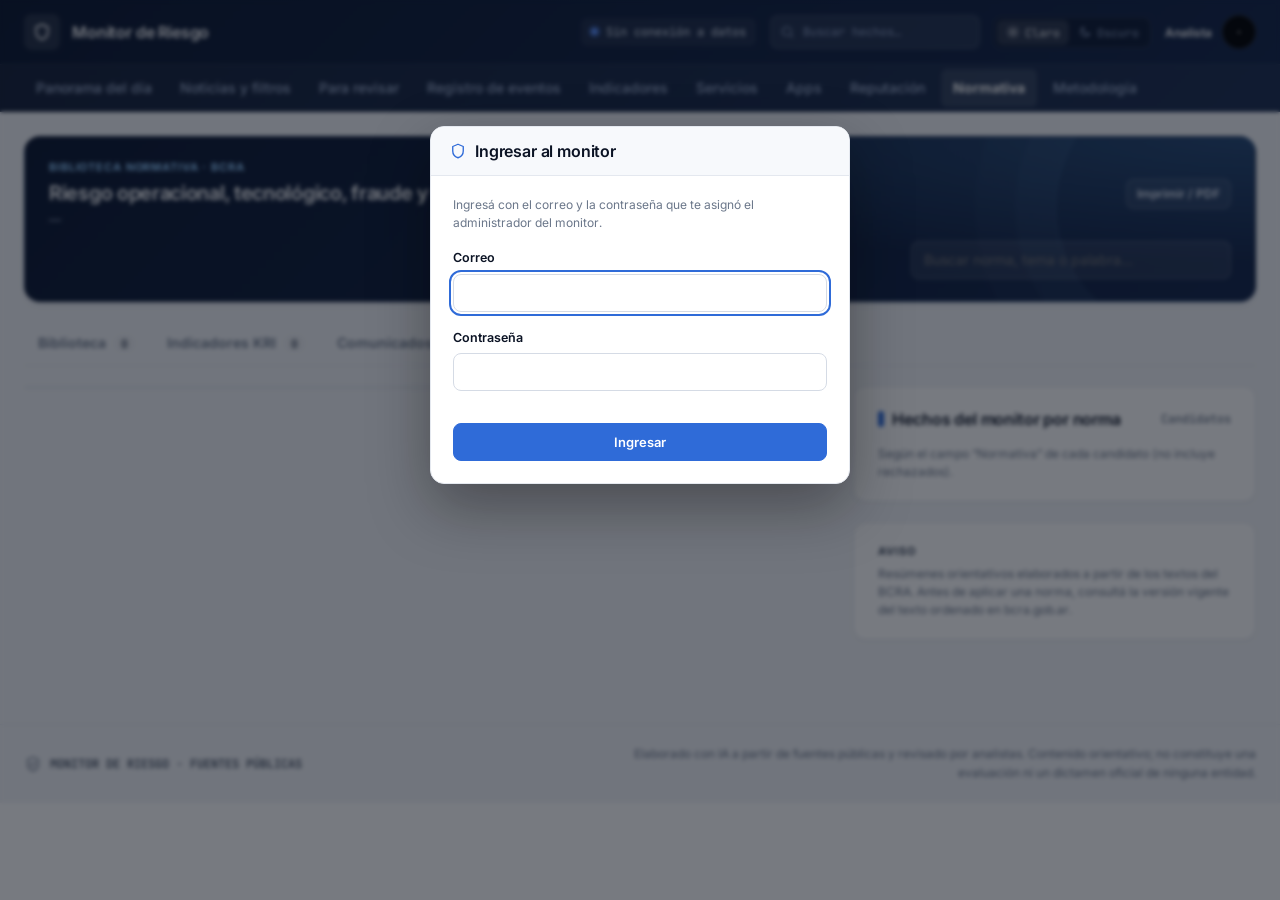
<file: normativa.html>
<!doctype html>
<html lang="es">
<head>
<meta charset="utf-8">
<meta name="viewport" content="width=device-width, initial-scale=1">
<title>Normativa · Monitor de Riesgo</title>
<script>try{var t=localStorage.getItem('mx-tema')||(matchMedia('(prefers-color-scheme: dark)').matches?'dark':'light');document.documentElement.setAttribute('data-theme',t);}catch(e){}</script>
<link rel="preconnect" href="https://fonts.googleapis.com">
<link rel="preconnect" href="https://fonts.gstatic.com" crossorigin>
<link rel="stylesheet" href="https://fonts.googleapis.com/css2?family=Inter:wght@400;500;600;700&family=JetBrains+Mono:wght@500;600;700&display=swap">
<link rel="stylesheet" href="assets/monitor.css">
</head>
<body>
<header class="mx mx-cmd" id="mx-cmd">
  <div class="mx-wrap mx-cmd-top">
    <div style="display:flex;align-items:center;min-width:0">
      <a class="mx-brand" href="index.html">
        <span class="mx-brand-ico"><svg class="mx-ico" viewBox="0 0 24 24"><path d="M12 3l7 3v6c0 4.5-3 7.7-7 9-4-1.3-7-4.5-7-9V6l7-3z"/></svg></span>
        <span class="mx-brand-t"><b>Monitor de Riesgo</b><span></span></span>
      </a>
      <span class="mx-scope">Sistema financiero e infraestructura crítica · AR</span>
    </div>
    <div class="mx-cmd-right">
      <span class="mx-upd" title="Última actualización de los datos"><i></i><span id="mx-upd">Cargando…</span></span>
      <form class="mx-q" action="noticias.html" method="get" role="search">
        <svg class="mx-ico" viewBox="0 0 24 24"><circle cx="11" cy="11" r="7"/><path d="M20 20l-3.5-3.5"/></svg>
        <input type="search" name="q" placeholder="Buscar hechos…" aria-label="Buscar hechos">
      </form>
      <div class="mx-tema" role="group" aria-label="Tema">
        <button type="button" data-tema="light"><svg class="mx-ico" viewBox="0 0 24 24"><circle cx="12" cy="12" r="4"/><path d="M12 2v2M12 20v2M2 12h2M20 12h2M4.9 4.9l1.4 1.4M17.7 17.7l1.4 1.4M4.9 19.1l1.4-1.4M17.7 6.3l1.4-1.4"/></svg><span>Claro</span></button>
        <button type="button" data-tema="dark"><svg class="mx-ico" viewBox="0 0 24 24"><path d="M20 14.5A8 8 0 0 1 9.5 4 8 8 0 1 0 20 14.5z"/></svg><span>Oscuro</span></button>
      </div>
      <button type="button" class="mx-user-btn" id="mx-user" title="Definir el nombre del analista">
        <span class="mx-user-t"><b id="mx-user-n">Analista</b><span id="mx-user-r">Definir nombre</span></span>
        <span class="mx-avatar" id="mx-avatar">·</span>
      </button>
    </div>
  </div>
  <nav class="mx-nav" aria-label="Secciones del monitor">
    <div class="mx-wrap">
      <a href="index.html" data-vista="inicio">Panorama del día</a>
      <a href="noticias.html" data-vista="noticias">Noticias y filtros</a>
      <a href="revisar.html" data-vista="revisar">Para revisar <span class="cnt" id="mx-pend" hidden>0</span></a>
      <a href="registro.html" data-vista="registro">Registro de eventos</a>
      <a href="indicadores.html" data-vista="indicadores">Indicadores</a>
      <a href="servicios.html" data-vista="servicios">Servicios</a>
      <a href="apps.html" data-vista="apps">Apps</a>
      <a href="reputacion.html" data-vista="reputacion">Reputación</a>
      <a href="normativa.html" data-vista="normativa">Normativa</a>
      <a href="metodologia.html" data-vista="metodologia">Metodología</a>
    </div>
  </nav>
</header>

<main>
<div class="mx mx-page" id="mx-page" data-vista="normativa">
<div class="mx-wrap mx-stack">

  <section class="mx-card mx-hero">
    <div class="mx-card-h" style="margin-bottom:12px">
      <div>
        <div class="mx-eyebrow">Biblioteca normativa · BCRA</div>
        <h1 class="mx-h2" style="margin-top:4px">Riesgo operacional, tecnológico, fraude y terceras partes</h1>
        <p class="mx-small" style="margin-top:4px" id="nm-sub">—</p>
      </div>
      <button type="button" class="mx-btn sm" data-print>Imprimir / PDF</button>
    </div>
    <div style="display:flex;flex-wrap:wrap;gap:10px;align-items:center;justify-content:space-between">
      <div class="mx-chips" id="nm-temas" role="group" aria-label="Tema"></div>
      <input type="search" class="mx-input mx-nm-q" id="nm-q" placeholder="Buscar norma, tema o palabra…" aria-label="Buscar en la normativa">
    </div>
  </section>

  <nav class="mx-nm-tabs" id="nm-tabs" role="tablist" aria-label="Secciones de normativa">
    <button type="button" role="tab" data-tab="biblioteca">Biblioteca <span id="nm-n-bib">0</span></button>
    <button type="button" role="tab" data-tab="kri">Indicadores KRI <span id="nm-n-kri">0</span></button>
    <button type="button" role="tab" data-tab="comunicados">Comunicados <span id="nm-n-com">0</span></button>
  </nav>

  <div data-panel="biblioteca" class="mx-split">
    <section class="mx-card pad-0">
      <div class="mx-nm-rows" id="nm-lista" aria-label="Normas"></div>
    </section>
    <aside class="mx-stack">
      <section class="mx-card">
        <div class="mx-card-h"><h3 class="mx-h3">Hechos del monitor por norma</h3><span class="mx-mono" style="color:var(--mute)">Candidatos</span></div>
        <div id="nm-uso"></div>
        <p class="mx-small" style="margin-top:10px">Según el campo “Normativa” de cada candidato (no incluye rechazados).</p>
      </section>
      <section class="mx-card">
        <div class="mx-eyebrow" style="margin-bottom:6px">Aviso</div>
        <p class="mx-small">Resúmenes orientativos elaborados a partir de los textos del BCRA. Antes de aplicar una norma, consultá la versión vigente del texto ordenado en bcra.gob.ar.</p>
      </section>
    </aside>
  </div>

  <div data-panel="kri" hidden>
    <p class="mx-small" style="margin:0 0 12px">Valor actual: últimos 30 días, calculado con los datos del monitor. Los que dicen “Requiere datos internos” se completan con información propia de la entidad.</p>
    <div class="mx-nm-kri" id="nm-kri"></div>
  </div>

  <div data-panel="comunicados" hidden>
    <section class="mx-card"><p class="mx-small" style="margin:0 0 6px">Comunicados y alertas del BCRA. Cuando el comunicado se conoció por un medio, se indica la fuente y se agrega el material oficial relacionado.</p><div class="mx-in-lista" id="nm-com"></div></section>
  </div>
</div>
</div>

</main>
<footer class="mx mx-pie">
  <div class="mx-wrap">
    <div class="izq">
      <svg class="mx-ico" viewBox="0 0 24 24"><path d="M12 3l7 3v6c0 4.5-3 7.7-7 9-4-1.3-7-4.5-7-9V6l7-3z"/><path d="M9 12l2 2 4-4"/></svg>
      <span class="mx-mono">MONITOR DE RIESGO · FUENTES PÚBLICAS</span>
    </div>
    <p class="der">Elaborado con IA a partir de fuentes públicas y revisado por analistas. Contenido orientativo; no constituye una evaluación ni un dictamen oficial de ninguna entidad.</p>
  </div>
</footer>

<script src="config.js"></script>
<script src="datos/datos.js"></script>
<script src="datos/normativa.js"></script>
<script src="assets/monitor.js"></script>
</body>
</html>
</file>
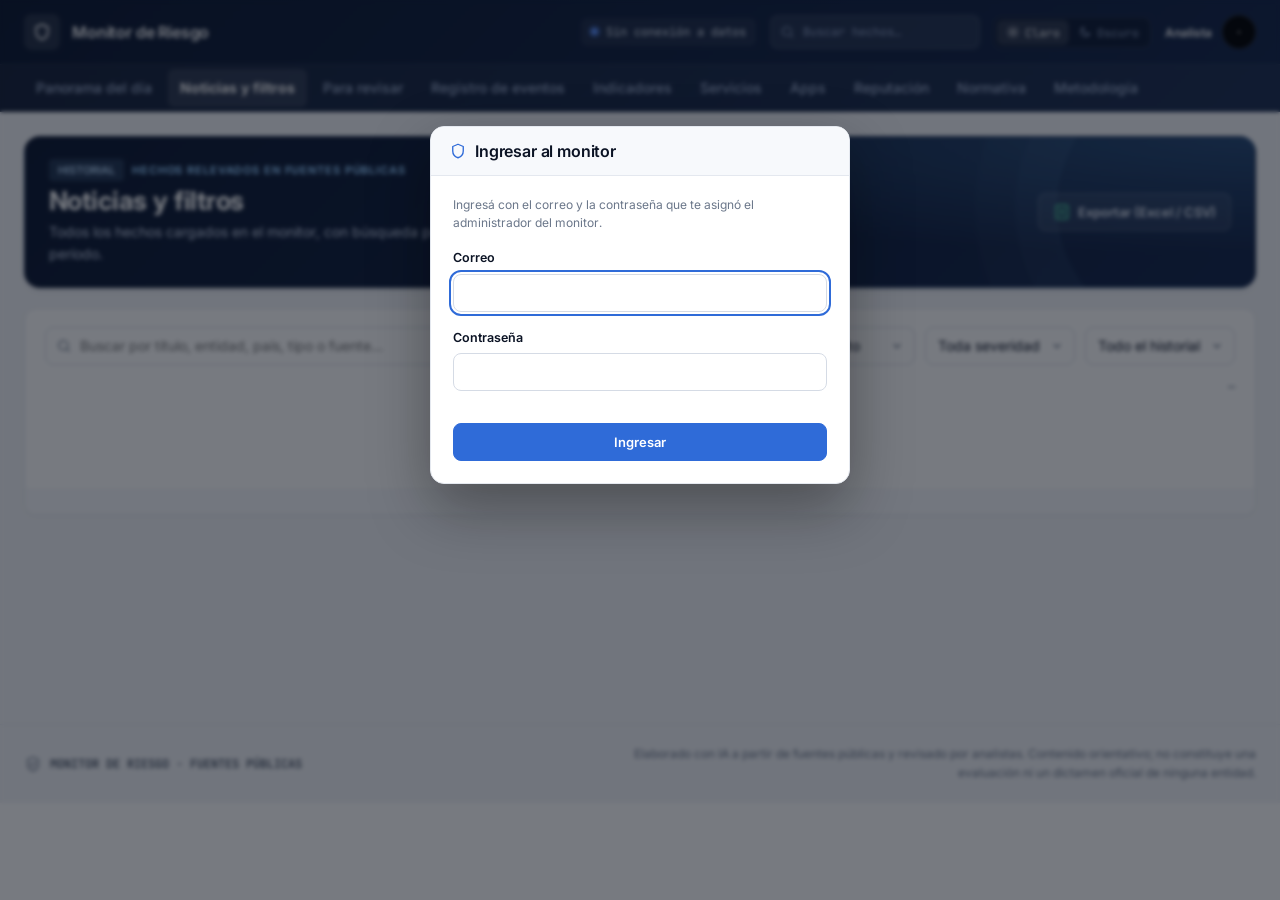
<file: noticias.html>
<!doctype html>
<html lang="es">
<head>
<meta charset="utf-8">
<meta name="viewport" content="width=device-width, initial-scale=1">
<title>Noticias y filtros · Monitor de Riesgo</title>
<script>try{var t=localStorage.getItem('mx-tema')||(matchMedia('(prefers-color-scheme: dark)').matches?'dark':'light');document.documentElement.setAttribute('data-theme',t);}catch(e){}</script>
<link rel="preconnect" href="https://fonts.googleapis.com">
<link rel="preconnect" href="https://fonts.gstatic.com" crossorigin>
<link rel="stylesheet" href="https://fonts.googleapis.com/css2?family=Inter:wght@400;500;600;700&family=JetBrains+Mono:wght@500;600;700&display=swap">
<link rel="stylesheet" href="assets/monitor.css">
</head>
<body>
<header class="mx mx-cmd" id="mx-cmd">
  <div class="mx-wrap mx-cmd-top">
    <div style="display:flex;align-items:center;min-width:0">
      <a class="mx-brand" href="index.html">
        <span class="mx-brand-ico"><svg class="mx-ico" viewBox="0 0 24 24"><path d="M12 3l7 3v6c0 4.5-3 7.7-7 9-4-1.3-7-4.5-7-9V6l7-3z"/></svg></span>
        <span class="mx-brand-t"><b>Monitor de Riesgo</b><span></span></span>
      </a>
      <span class="mx-scope">Sistema financiero e infraestructura crítica · AR</span>
    </div>
    <div class="mx-cmd-right">
      <span class="mx-upd" title="Última actualización de los datos"><i></i><span id="mx-upd">Cargando…</span></span>
      <form class="mx-q" action="noticias.html" method="get" role="search">
        <svg class="mx-ico" viewBox="0 0 24 24"><circle cx="11" cy="11" r="7"/><path d="M20 20l-3.5-3.5"/></svg>
        <input type="search" name="q" placeholder="Buscar hechos…" aria-label="Buscar hechos">
      </form>
      <div class="mx-tema" role="group" aria-label="Tema">
        <button type="button" data-tema="light"><svg class="mx-ico" viewBox="0 0 24 24"><circle cx="12" cy="12" r="4"/><path d="M12 2v2M12 20v2M2 12h2M20 12h2M4.9 4.9l1.4 1.4M17.7 17.7l1.4 1.4M4.9 19.1l1.4-1.4M17.7 6.3l1.4-1.4"/></svg><span>Claro</span></button>
        <button type="button" data-tema="dark"><svg class="mx-ico" viewBox="0 0 24 24"><path d="M20 14.5A8 8 0 0 1 9.5 4 8 8 0 1 0 20 14.5z"/></svg><span>Oscuro</span></button>
      </div>
      <button type="button" class="mx-user-btn" id="mx-user" title="Definir el nombre del analista">
        <span class="mx-user-t"><b id="mx-user-n">Analista</b><span id="mx-user-r">Definir nombre</span></span>
        <span class="mx-avatar" id="mx-avatar">·</span>
      </button>
    </div>
  </div>
  <nav class="mx-nav" aria-label="Secciones del monitor">
    <div class="mx-wrap">
      <a href="index.html" data-vista="inicio">Panorama del día</a>
      <a href="noticias.html" data-vista="noticias">Noticias y filtros</a>
      <a href="revisar.html" data-vista="revisar">Para revisar <span class="cnt" id="mx-pend" hidden>0</span></a>
      <a href="registro.html" data-vista="registro">Registro de eventos</a>
      <a href="indicadores.html" data-vista="indicadores">Indicadores</a>
      <a href="servicios.html" data-vista="servicios">Servicios</a>
      <a href="apps.html" data-vista="apps">Apps</a>
      <a href="reputacion.html" data-vista="reputacion">Reputación</a>
      <a href="normativa.html" data-vista="normativa">Normativa</a>
      <a href="metodologia.html" data-vista="metodologia">Metodología</a>
    </div>
  </nav>
</header>

<main>
<div class="mx mx-page" id="mx-page" data-vista="noticias">
<div class="mx-wrap">
  <div class="mx-phead mx-hero">
    <div class="izq">
      <div class="meta"><span class="mx-badge dark">HISTORIAL</span><span class="mx-eyebrow azul">Hechos relevados en fuentes públicas</span></div>
      <h1 class="mx-h1">Noticias y filtros</h1>
      <p class="mx-body">Todos los hechos cargados en el monitor, con búsqueda por texto y filtros por categoría, ámbito, severidad y período.</p>
    </div>
    <div class="acc">
      <button type="button" class="mx-btn" id="mx-exp-xls">
        <svg class="mx-ico" viewBox="0 0 24 24" style="color:var(--ok)"><rect x="4" y="3" width="16" height="18" rx="2"/><path d="M8 8l8 8M16 8l-8 8"/></svg>Exportar (Excel / CSV)</button>
    </div>
  </div>

  <section class="mx-card pad-0">
    <div style="padding:18px 20px">
      <div class="mx-filtros">
        <div class="mx-search">
          <svg class="mx-ico" viewBox="0 0 24 24"><circle cx="11" cy="11" r="7"/><path d="M20 20l-3.5-3.5"/></svg>
          <input class="mx-input" id="f-q" type="search" placeholder="Buscar por título, entidad, país, tipo o fuente…" aria-label="Buscar">
        </div>
        <select class="mx-select" id="f-cat" aria-label="Categoría"><option value="">Todas las categorías</option></select>
        <select class="mx-select" id="f-amb" aria-label="Ámbito"><option value="">Todo ámbito</option><option value="nacional">Nacional</option><option value="internacional">Internacional</option></select>
        <select class="mx-select" id="f-sev" aria-label="Severidad"><option value="">Toda severidad</option><option value="alta">Alta</option><option value="media">Media</option><option value="baja">Baja</option></select>
        <select class="mx-select" id="f-per" aria-label="Período"><option value="7">Últimos 7 días</option><option value="30">Últimos 30 días</option><option value="" selected>Todo el historial</option></select>
      </div>
      <div style="display:flex;flex-wrap:wrap;justify-content:space-between;align-items:center;gap:10px;margin-top:14px">
        <div class="mx-chips" id="f-chips"></div>
        <span class="mx-mono" style="color:var(--mute)" id="f-count">—</span>
      </div>
    </div>
    <div style="padding:0 20px 20px"><div class="mx-feed" id="mx-lista"><div class="mx-empty">Cargando…</div></div></div>
    <div class="mx-pag" id="mx-pag"></div>
  </section>
</div>
</div>

</main>
<footer class="mx mx-pie">
  <div class="mx-wrap">
    <div class="izq">
      <svg class="mx-ico" viewBox="0 0 24 24"><path d="M12 3l7 3v6c0 4.5-3 7.7-7 9-4-1.3-7-4.5-7-9V6l7-3z"/><path d="M9 12l2 2 4-4"/></svg>
      <span class="mx-mono">MONITOR DE RIESGO · FUENTES PÚBLICAS</span>
    </div>
    <p class="der">Elaborado con IA a partir de fuentes públicas y revisado por analistas. Contenido orientativo; no constituye una evaluación ni un dictamen oficial de ninguna entidad.</p>
  </div>
</footer>

<script src="config.js"></script>
<script src="datos/datos.js"></script>
<script src="assets/monitor.js"></script>
</body>
</html>
</file>
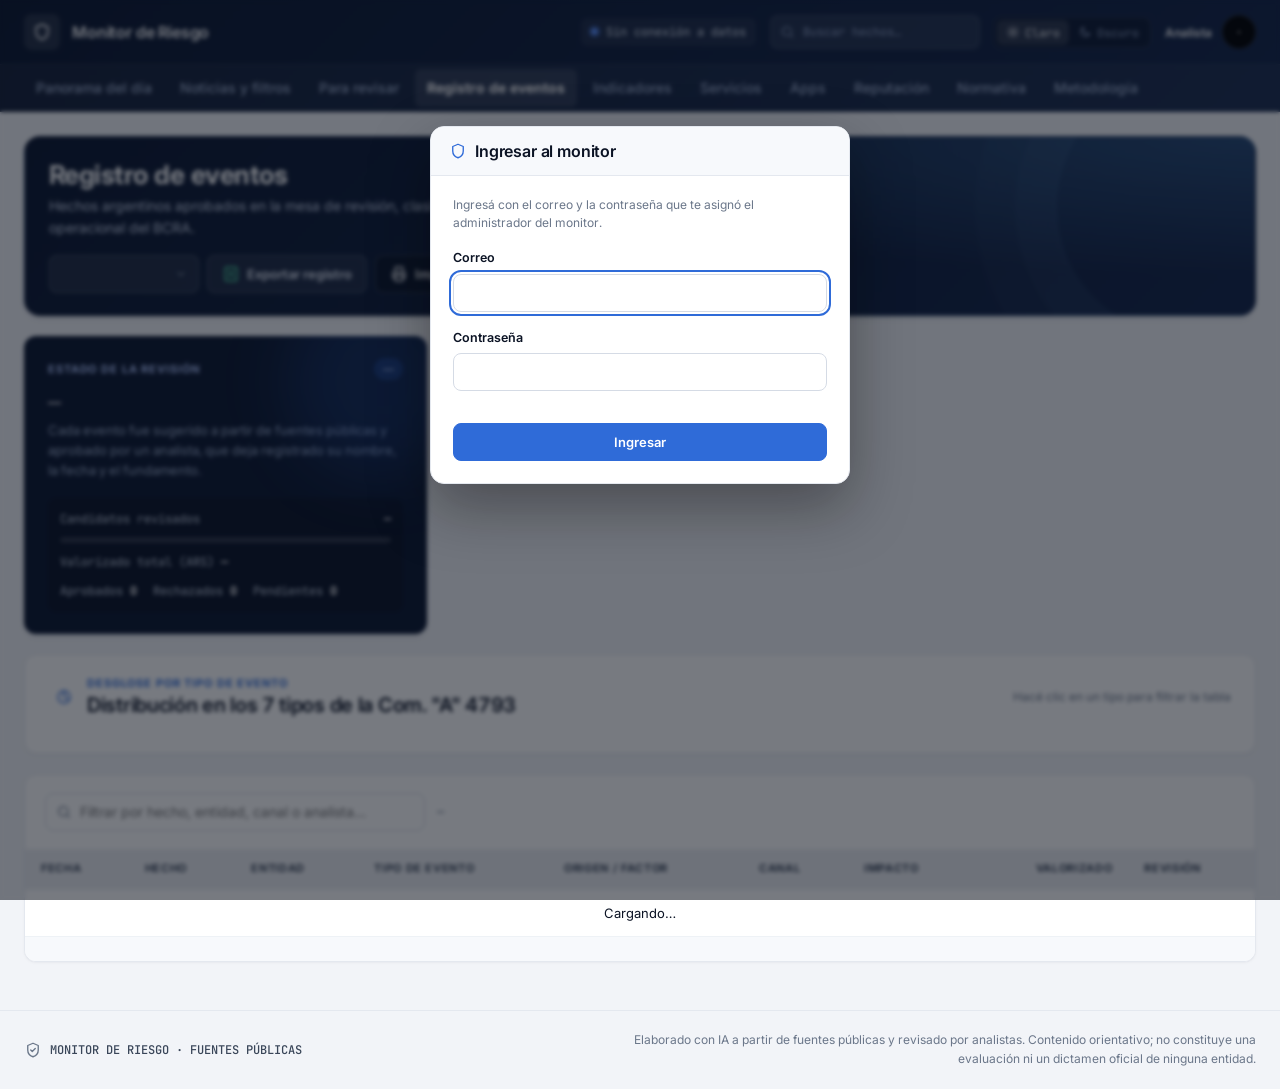
<file: registro.html>
<!doctype html>
<html lang="es">
<head>
<meta charset="utf-8">
<meta name="viewport" content="width=device-width, initial-scale=1">
<title>Registro de eventos · Monitor de Riesgo</title>
<script>try{var t=localStorage.getItem('mx-tema')||(matchMedia('(prefers-color-scheme: dark)').matches?'dark':'light');document.documentElement.setAttribute('data-theme',t);}catch(e){}</script>
<link rel="preconnect" href="https://fonts.googleapis.com">
<link rel="preconnect" href="https://fonts.gstatic.com" crossorigin>
<link rel="stylesheet" href="https://fonts.googleapis.com/css2?family=Inter:wght@400;500;600;700&family=JetBrains+Mono:wght@500;600;700&display=swap">
<link rel="stylesheet" href="assets/monitor.css">
</head>
<body>
<header class="mx mx-cmd" id="mx-cmd">
  <div class="mx-wrap mx-cmd-top">
    <div style="display:flex;align-items:center;min-width:0">
      <a class="mx-brand" href="index.html">
        <span class="mx-brand-ico"><svg class="mx-ico" viewBox="0 0 24 24"><path d="M12 3l7 3v6c0 4.5-3 7.7-7 9-4-1.3-7-4.5-7-9V6l7-3z"/></svg></span>
        <span class="mx-brand-t"><b>Monitor de Riesgo</b><span></span></span>
      </a>
      <span class="mx-scope">Sistema financiero e infraestructura crítica · AR</span>
    </div>
    <div class="mx-cmd-right">
      <span class="mx-upd" title="Última actualización de los datos"><i></i><span id="mx-upd">Cargando…</span></span>
      <form class="mx-q" action="noticias.html" method="get" role="search">
        <svg class="mx-ico" viewBox="0 0 24 24"><circle cx="11" cy="11" r="7"/><path d="M20 20l-3.5-3.5"/></svg>
        <input type="search" name="q" placeholder="Buscar hechos…" aria-label="Buscar hechos">
      </form>
      <div class="mx-tema" role="group" aria-label="Tema">
        <button type="button" data-tema="light"><svg class="mx-ico" viewBox="0 0 24 24"><circle cx="12" cy="12" r="4"/><path d="M12 2v2M12 20v2M2 12h2M20 12h2M4.9 4.9l1.4 1.4M17.7 17.7l1.4 1.4M4.9 19.1l1.4-1.4M17.7 6.3l1.4-1.4"/></svg><span>Claro</span></button>
        <button type="button" data-tema="dark"><svg class="mx-ico" viewBox="0 0 24 24"><path d="M20 14.5A8 8 0 0 1 9.5 4 8 8 0 1 0 20 14.5z"/></svg><span>Oscuro</span></button>
      </div>
      <button type="button" class="mx-user-btn" id="mx-user" title="Definir el nombre del analista">
        <span class="mx-user-t"><b id="mx-user-n">Analista</b><span id="mx-user-r">Definir nombre</span></span>
        <span class="mx-avatar" id="mx-avatar">·</span>
      </button>
    </div>
  </div>
  <nav class="mx-nav" aria-label="Secciones del monitor">
    <div class="mx-wrap">
      <a href="index.html" data-vista="inicio">Panorama del día</a>
      <a href="noticias.html" data-vista="noticias">Noticias y filtros</a>
      <a href="revisar.html" data-vista="revisar">Para revisar <span class="cnt" id="mx-pend" hidden>0</span></a>
      <a href="registro.html" data-vista="registro">Registro de eventos</a>
      <a href="indicadores.html" data-vista="indicadores">Indicadores</a>
      <a href="servicios.html" data-vista="servicios">Servicios</a>
      <a href="apps.html" data-vista="apps">Apps</a>
      <a href="reputacion.html" data-vista="reputacion">Reputación</a>
      <a href="normativa.html" data-vista="normativa">Normativa</a>
      <a href="metodologia.html" data-vista="metodologia">Metodología</a>
    </div>
  </nav>
</header>

<main>
<div class="mx mx-page" id="mx-page" data-vista="registro">
<div class="mx-wrap mx-stack">

  <div class="mx-phead mx-hero" style="margin-bottom:0">
    <div class="izq">
      <h1 class="mx-h1">Registro de eventos</h1>
      <p class="mx-body">Hechos argentinos aprobados en la mesa de revisión, clasificados según los siete tipos de evento de riesgo operacional del BCRA.</p>
    </div>
    <div class="acc">
      <select class="mx-select" id="rg-anio" aria-label="Año" style="width:auto;min-width:150px"></select>
      <button type="button" class="mx-btn" id="rg-exp">
        <svg class="mx-ico" viewBox="0 0 24 24" style="color:var(--ok)"><rect x="4" y="3" width="16" height="18" rx="2"/><path d="M8 8l8 8M16 8l-8 8"/></svg>Exportar registro</button>
      <button type="button" class="mx-btn dark" id="rg-print">
        <svg class="mx-ico" viewBox="0 0 24 24"><path d="M7 8V3h10v5M7 17H4v-7h16v7h-3"/><path d="M7 14h10v7H7z"/></svg>Imprimir</button>
    </div>
  </div>

  <div class="mx-split-rev" style="grid-template-columns:minmax(0,4fr) minmax(0,8fr)">
    <div class="mx-anchor">
      <div>
        <div style="display:flex;justify-content:space-between;align-items:center;gap:8px;margin-bottom:12px">
          <span class="mx-eyebrow">Estado de la revisión</span>
          <span class="mx-badge pill" style="background:rgba(47,107,216,.3);color:#d9e2ff" id="rg-tot-b">—</span>
        </div>
        <p class="mx-h2" id="rg-anchor-t" style="margin-bottom:8px">—</p>
        <p>Cada evento fue sugerido a partir de fuentes públicas y aprobado por un analista, que deja registrado su nombre, la fecha y el fundamento.</p>
      </div>
      <div class="box">
        <div class="l"><span>Candidatos revisados</span><b style="color:#fff" id="rg-prog-t">—</b></div>
        <div class="mx-track"><div class="mx-fill" id="rg-prog" style="width:0"></div></div>
        <div class="cnts" style="margin-bottom:6px"><span>Valorizado total (ARS) <b id="rg-val">—</b></span></div>
        <div class="cnts"><span>Aprobados <b id="rg-c-ap">0</b></span><span>Rechazados <b id="rg-c-re">0</b></span><span>Pendientes <b id="rg-c-pe">0</b></span></div>
      </div>
    </div>
    <div class="mx-g4" id="rg-kpis" style="align-content:stretch"></div>
  </div>

  <section class="mx-card">
    <div class="mx-card-h">
      <div class="tit">
        <span class="mx-kpi-ib"><svg class="mx-ico" viewBox="0 0 24 24"><circle cx="12" cy="12" r="8"/><path d="M12 4v8l6 4"/></svg></span>
        <div><div class="mx-eyebrow azul">Desglose por tipo de evento</div><h2 class="mx-h2">Distribución en los 7 tipos de la Com. "A" 4793</h2></div>
      </div>
      <span class="mx-small">Hacé clic en un tipo para filtrar la tabla</span>
    </div>
    <div class="mx-cats7" id="rg-cats"></div>
  </section>

  <section class="mx-card pad-0">
    <div style="display:flex;flex-wrap:wrap;justify-content:space-between;align-items:center;gap:12px;padding:18px 20px">
      <div style="display:flex;flex-wrap:wrap;align-items:center;gap:12px;flex:1 1 360px">
        <div class="mx-search" style="flex:1 1 280px;max-width:380px">
          <svg class="mx-ico" viewBox="0 0 24 24"><circle cx="11" cy="11" r="7"/><path d="M20 20l-3.5-3.5"/></svg>
          <input class="mx-input" id="rg-q" type="search" placeholder="Filtrar por hecho, entidad, canal o analista…" aria-label="Filtrar registro">
        </div>
        <span class="mx-mono" style="color:var(--mute)" id="rg-count">—</span>
      </div>
      <div class="mx-chips" id="rg-chips"></div>
    </div>
    <div class="mx-tabla-w">
      <table class="mx-tabla">
        <thead><tr><th>Fecha</th><th>Hecho</th><th>Entidad</th><th>Tipo de evento</th><th>Origen / factor</th><th>Canal</th><th>Impacto</th><th style="text-align:right">Valorizado</th><th>Revisión</th></tr></thead>
        <tbody id="rg-tabla"><tr><td colspan="9" class="mx-empty">Cargando…</td></tr></tbody>
      </table>
    </div>
    <div class="mx-pag" id="rg-pag"></div>
  </section>
</div>
</div>

</main>
<footer class="mx mx-pie">
  <div class="mx-wrap">
    <div class="izq">
      <svg class="mx-ico" viewBox="0 0 24 24"><path d="M12 3l7 3v6c0 4.5-3 7.7-7 9-4-1.3-7-4.5-7-9V6l7-3z"/><path d="M9 12l2 2 4-4"/></svg>
      <span class="mx-mono">MONITOR DE RIESGO · FUENTES PÚBLICAS</span>
    </div>
    <p class="der">Elaborado con IA a partir de fuentes públicas y revisado por analistas. Contenido orientativo; no constituye una evaluación ni un dictamen oficial de ninguna entidad.</p>
  </div>
</footer>

<script src="config.js"></script>
<script src="datos/datos.js"></script>
<script src="assets/monitor.js"></script>
</body>
</html>
</file>
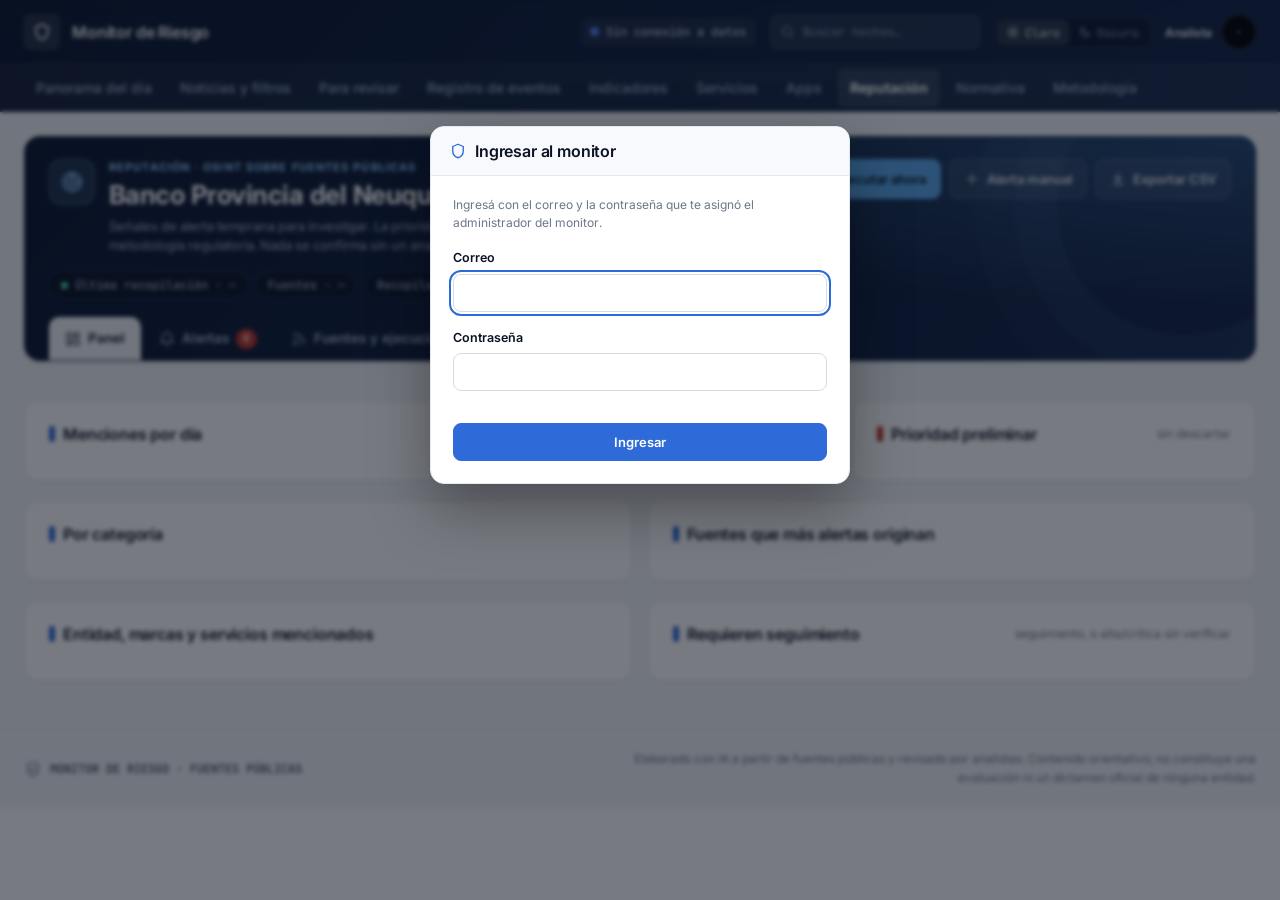
<file: reputacion.html>
<!doctype html>
<html lang="es">
<head>
<meta charset="utf-8">
<meta name="viewport" content="width=device-width, initial-scale=1">
<title>Reputación · Monitor de Riesgo</title>
<script>try{var t=localStorage.getItem('mx-tema')||(matchMedia('(prefers-color-scheme: dark)').matches?'dark':'light');document.documentElement.setAttribute('data-theme',t);}catch(e){}</script>
<link rel="preconnect" href="https://fonts.googleapis.com">
<link rel="preconnect" href="https://fonts.gstatic.com" crossorigin>
<link rel="stylesheet" href="https://fonts.googleapis.com/css2?family=Inter:wght@400;500;600;700&family=JetBrains+Mono:wght@500;600;700&display=swap">
<link rel="stylesheet" href="assets/monitor.css">
</head>
<body>
<header class="mx mx-cmd" id="mx-cmd">
  <div class="mx-wrap mx-cmd-top">
    <div style="display:flex;align-items:center;min-width:0">
      <a class="mx-brand" href="index.html">
        <span class="mx-brand-ico"><svg class="mx-ico" viewBox="0 0 24 24"><path d="M12 3l7 3v6c0 4.5-3 7.7-7 9-4-1.3-7-4.5-7-9V6l7-3z"/></svg></span>
        <span class="mx-brand-t"><b>Monitor de Riesgo</b><span></span></span>
      </a>
      <span class="mx-scope">Sistema financiero e infraestructura crítica · AR</span>
    </div>
    <div class="mx-cmd-right">
      <span class="mx-upd" title="Última actualización de los datos"><i></i><span id="mx-upd">Cargando…</span></span>
      <form class="mx-q" action="noticias.html" method="get" role="search">
        <svg class="mx-ico" viewBox="0 0 24 24"><circle cx="11" cy="11" r="7"/><path d="M20 20l-3.5-3.5"/></svg>
        <input type="search" name="q" placeholder="Buscar hechos…" aria-label="Buscar hechos">
      </form>
      <div class="mx-tema" role="group" aria-label="Tema">
        <button type="button" data-tema="light"><svg class="mx-ico" viewBox="0 0 24 24"><circle cx="12" cy="12" r="4"/><path d="M12 2v2M12 20v2M2 12h2M20 12h2M4.9 4.9l1.4 1.4M17.7 17.7l1.4 1.4M4.9 19.1l1.4-1.4M17.7 6.3l1.4-1.4"/></svg><span>Claro</span></button>
        <button type="button" data-tema="dark"><svg class="mx-ico" viewBox="0 0 24 24"><path d="M20 14.5A8 8 0 0 1 9.5 4 8 8 0 1 0 20 14.5z"/></svg><span>Oscuro</span></button>
      </div>
      <button type="button" class="mx-user-btn" id="mx-user" title="Definir el nombre del analista">
        <span class="mx-user-t"><b id="mx-user-n">Analista</b><span id="mx-user-r">Definir nombre</span></span>
        <span class="mx-avatar" id="mx-avatar">·</span>
      </button>
    </div>
  </div>
  <nav class="mx-nav" aria-label="Secciones del monitor">
    <div class="mx-wrap">
      <a href="index.html" data-vista="inicio">Panorama del día</a>
      <a href="noticias.html" data-vista="noticias">Noticias y filtros</a>
      <a href="revisar.html" data-vista="revisar">Para revisar <span class="cnt" id="mx-pend" hidden>0</span></a>
      <a href="registro.html" data-vista="registro">Registro de eventos</a>
      <a href="indicadores.html" data-vista="indicadores">Indicadores</a>
      <a href="servicios.html" data-vista="servicios">Servicios</a>
      <a href="apps.html" data-vista="apps">Apps</a>
      <a href="reputacion.html" data-vista="reputacion">Reputación</a>
      <a href="normativa.html" data-vista="normativa">Normativa</a>
      <a href="metodologia.html" data-vista="metodologia">Metodología</a>
    </div>
  </nav>
</header>

<main>
<div class="mx mx-page" id="mx-page" data-vista="reputacion">
<div class="mx-wrap mx-stack">

  <section class="rp-hero">
    <div class="rp-hero-top">
      <div class="rp-hero-id">
        <span class="rp-hero-ico"><svg class="mx-ico" viewBox="0 0 24 24"><circle cx="12" cy="12" r="9"/><circle cx="12" cy="12" r="5"/><circle cx="12" cy="12" r="1.2"/><path d="M12 3v3M21 12h-3"/></svg></span>
        <div>
          <div class="rp-hero-eb">Reputación · OSINT sobre fuentes públicas</div>
          <h1 id="rp-ent">Banco Provincia del Neuquén</h1>
          <p>Señales de alerta temprana para investigar. La prioridad es <b>preliminar</b>: no mide el riesgo real ni es una metodología regulatoria. Nada se confirma sin un analista.</p>
        </div>
      </div>
      <div class="rp-hero-acc">
        <button type="button" class="rp-hbtn prim" id="rp-run"><svg class="mx-ico" viewBox="0 0 24 24"><path d="M21 12a9 9 0 1 1-2.6-6.4"/><path d="M21 4v5h-5"/></svg><span>Ejecutar ahora</span></button>
        <button type="button" class="rp-hbtn" id="rp-nueva"><svg class="mx-ico" viewBox="0 0 24 24"><path d="M12 5v14M5 12h14"/></svg><span>Alerta manual</span></button>
        <button type="button" class="rp-hbtn" id="rp-csv"><svg class="mx-ico" viewBox="0 0 24 24"><path d="M12 4v11M7 10l5 5 5-5M5 20h14"/></svg><span>Exportar CSV</span></button>
      </div>
    </div>
    <div class="rp-hero-st">
      <span class="rp-pill"><i class="vivo"></i><span id="rp-ult">Última recopilación · —</span></span>
      <span class="rp-pill" id="rp-salud">Fuentes · —</span>
      <span class="rp-pill" id="rp-prox">Recopilación automática cada hora</span>
    </div>
    <div class="rp-tabs" id="rp-tabs" role="tablist">
      <button type="button" class="on" data-tab="panel"><svg class="mx-ico" viewBox="0 0 24 24"><rect x="3" y="3" width="7" height="9" rx="1.5"/><rect x="14" y="3" width="7" height="5" rx="1.5"/><rect x="14" y="12" width="7" height="9" rx="1.5"/><rect x="3" y="16" width="7" height="5" rx="1.5"/></svg>Panel</button>
      <button type="button" data-tab="alertas"><svg class="mx-ico" viewBox="0 0 24 24"><path d="M6 8a6 6 0 1 1 12 0c0 7 3 9 3 9H3s3-2 3-9"/><path d="M10.3 21a1.9 1.9 0 0 0 3.4 0"/></svg>Alertas <span id="rp-n-pend">0</span></button>
      <button type="button" data-tab="fuentes"><svg class="mx-ico" viewBox="0 0 24 24"><path d="M4 11a9 9 0 0 1 9 9M4 4a16 16 0 0 1 16 16"/><circle cx="5" cy="19" r="1.5"/></svg>Fuentes y ejecuciones</button>
      <button type="button" data-tab="config" id="rp-tab-config"><svg class="mx-ico" viewBox="0 0 24 24"><path d="M4 6h10M18 6h2M4 12h4M12 12h8M4 18h12M20 18h0"/><circle cx="16" cy="6" r="2"/><circle cx="10" cy="12" r="2"/><circle cx="18" cy="18" r="2"/></svg>Configuración</button>
    </div>
  </section>

  <div data-panel="panel" class="mx-stack">
    <section class="rp-kpis" id="rp-kpis"></section>
    <div class="rp-g21">
      <section class="mx-card"><div class="mx-card-h"><div class="tit"><span class="mx-mark"></span><h2 class="mx-h3">Menciones por día</h2></div><span class="rp-ley"><i class="b"></i>publicaciones <i class="l"></i>acontecimientos distintos</span></div><div id="rp-evol"></div></section>
      <section class="mx-card"><div class="mx-card-h"><div class="tit"><span class="mx-mark rojo"></span><h2 class="mx-h3">Prioridad preliminar</h2></div><span class="mx-small">sin descartar</span></div><div id="rp-prio"></div></section>
    </div>
    <div class="mx-g2 mx-in-g">
      <section class="mx-card"><div class="mx-card-h"><div class="tit"><span class="mx-mark"></span><h2 class="mx-h3">Por categoría</h2></div><span class="mx-small" id="rp-cat-n"></span></div><div id="rp-cat"></div></section>
      <section class="mx-card"><div class="mx-card-h"><div class="tit"><span class="mx-mark"></span><h2 class="mx-h3">Fuentes que más alertas originan</h2></div></div><div id="rp-fte"></div></section>
    </div>
    <div class="mx-g2 mx-in-g">
      <section class="mx-card"><div class="mx-card-h"><div class="tit"><span class="mx-mark"></span><h2 class="mx-h3">Entidad, marcas y servicios mencionados</h2></div></div><div id="rp-marcas"></div></section>
      <section class="mx-card"><div class="mx-card-h"><div class="tit"><span class="mx-mark"></span><h2 class="mx-h3">Requieren seguimiento</h2></div><span class="mx-small">seguimiento, o alta/crítica sin verificar</span></div><div id="rp-seg"></div></section>
    </div>
  </div>

  <div data-panel="alertas" class="mx-stack" hidden>
    <section class="mx-card">
      <div class="rp-filtros">
        <input class="mx-input" id="rf-q" type="search" placeholder="Buscar en título, resumen, fuente o código…" style="grid-column:span 2">
        <select class="mx-select" id="rf-cat"><option value="">Todas las categorías</option></select>
        <select class="mx-select" id="rf-pri"><option value="">Toda prioridad</option><option value="critica">Crítica</option><option value="alta">Alta</option><option value="media">Media</option><option value="baja">Baja</option></select>
        <select class="mx-select" id="rf-est"><option value="">Todo estado</option><option value="pend">Pendientes (nueva o en verificación)</option><option value="nueva">Nueva</option><option value="en_verificacion">En verificación</option><option value="seguimiento">En seguimiento</option><option value="confirmada">Confirmada</option><option value="descartada">Descartada</option></select>
        <select class="mx-select" id="rf-nat"><option value="">Toda naturaleza</option></select>
        <select class="mx-select" id="rf-org"><option value="">Todo origen</option><option value="gdelt">GDELT</option><option value="gnews">Google News</option><option value="rss">RSS de medios</option><option value="manual">Carga manual</option><option value="importado">Importado</option></select>
        <input class="mx-input" id="rf-fte" list="rf-ftes" placeholder="Fuente (medio o dominio)"><datalist id="rf-ftes"></datalist>
        <label class="mx-small" style="display:flex;flex-direction:column;gap:2px">Desde<input class="mx-input" id="rf-desde" type="date"></label>
        <label class="mx-small" style="display:flex;flex-direction:column;gap:2px">Hasta<input class="mx-input" id="rf-hasta" type="date"></label>
        <label class="mx-small" style="display:flex;gap:6px;align-items:center"><input type="checkbox" id="rf-grp"> Un renglón por acontecimiento</label>
        <button type="button" class="mx-btn sm soft" id="rf-limpiar">Limpiar filtros</button>
      </div>
    </section>
    <section class="mx-card pad-0">
      <div class="mx-card-h" style="padding:16px 20px 0"><div class="tit"><span class="mx-mark"></span><h2 class="mx-h3">Alertas</h2></div><span class="mx-badge neutral" id="rp-al-n">—</span></div>
      <div class="mx-tabla-w"><table class="mx-tabla"><thead><tr><th>Publicación</th><th>Prioridad prelim.</th><th>Alerta</th><th>Categoría</th><th>Naturaleza</th><th>Estado</th><th>Fuentes</th></tr></thead><tbody id="rp-al"><tr><td colspan="7" class="mx-empty">Cargando…</td></tr></tbody></table></div>
      <div class="mx-pag" id="rp-pag" style="padding:12px 20px"></div>
    </section>
  </div>

  <div data-panel="fuentes" class="mx-stack" hidden>
    <section class="rp-salud" id="rp-salud-g"></section>
    <section class="mx-card pad-0">
      <div class="mx-card-h" style="padding:16px 20px 0"><h2 class="mx-h3">Estado de las consultas</h2><span class="mx-small">cada consulta muestra su última ejecución; un error o un límite nunca se muestra como "sin novedades"</span></div>
      <div class="mx-tabla-w"><table class="mx-tabla"><thead><tr><th>Consulta</th><th>Fuente</th><th>Frecuencia</th><th>Última ejecución</th><th>Resultado</th><th>Recup. / relev. / nuevas</th><th></th></tr></thead><tbody id="rp-cons"></tbody></table></div>
    </section>
    <section class="mx-card pad-0">
      <div class="mx-card-h" style="padding:16px 20px 0"><h2 class="mx-h3">Últimas ejecuciones</h2><span class="mx-small">50 más recientes</span></div>
      <div class="mx-tabla-w"><table class="mx-tabla"><thead><tr><th>Inicio</th><th>Consulta</th><th>Resultado</th><th>HTTP</th><th>Recup.</th><th>Relev.</th><th>Nuevas</th><th>Dupl.</th><th>Detalle</th></tr></thead><tbody id="rp-runs"></tbody></table></div>
    </section>
  </div>

  <div data-panel="config" class="mx-stack" hidden>
    <div class="mx-nota" style="border-left:4px solid var(--media)"><svg class="mx-ico" viewBox="0 0 24 24"><circle cx="12" cy="12" r="9"/><path d="M12 8v5M12 16.5v.5"/></svg><div>Solo administradores. Los cambios quedan registrados en la Actividad (página Usuarios). Google News RSS está apagado por sus condiciones de uso (solo uso personal y no comercial): encenderlo requiere la aprobación de Legales o Cumplimiento.</div></div>
    <section class="mx-card"><div class="mx-card-h"><h2 class="mx-h3">Entidad monitoreada</h2><button type="button" class="mx-btn sm primary" id="cf-ent-ok">Guardar</button></div>
      <div class="mx-form" id="cf-ent"></div><p class="mx-msg" id="cf-ent-msg"></p></section>
    <section class="mx-card pad-0"><div class="mx-card-h" style="padding:16px 20px 0"><h2 class="mx-h3">Consultas</h2><button type="button" class="mx-btn sm" id="cf-con-add">+ Consulta</button></div>
      <div class="mx-tabla-w"><table class="mx-tabla"><thead><tr><th>Activa</th><th>Nombre</th><th>Fuente</th><th>Consulta o dirección del feed</th><th>Cada (h)</th><th></th></tr></thead><tbody id="cf-con"></tbody></table></div></section>
    <section class="mx-card pad-0"><div class="mx-card-h" style="padding:16px 20px 0"><h2 class="mx-h3">Categorías de riesgo</h2><button type="button" class="mx-btn sm" id="cf-cat-add">+ Categoría</button></div>
      <div class="mx-tabla-w"><table class="mx-tabla"><thead><tr><th>Activa</th><th>Nombre</th><th>Impacto (1–5)</th><th>Palabras clave (separadas por coma)</th><th></th></tr></thead><tbody id="cf-cat"></tbody></table></div></section>
    <section class="mx-card pad-0"><div class="mx-card-h" style="padding:16px 20px 0"><h2 class="mx-h3">Fuentes y confiabilidad</h2><button type="button" class="mx-btn sm" id="cf-fu-add">+ Fuente</button></div>
      <div class="mx-tabla-w"><table class="mx-tabla"><thead><tr><th>Dominio</th><th>Nombre</th><th>Tipo</th><th>Confiabilidad (1–5)</th><th>Leer su RSS</th><th></th></tr></thead><tbody id="cf-fu"></tbody></table></div></section>
    <section class="mx-card"><div class="mx-card-h"><h2 class="mx-h3">Modelo de prioridad preliminar</h2><button type="button" class="mx-btn sm primary" id="cf-pr-ok">Guardar</button></div>
      <div id="cf-pr"></div><p class="mx-msg" id="cf-pr-msg"></p></section>
  </div>

</div>
</div>
</main>
<footer class="mx mx-pie">
  <div class="mx-wrap">
    <div class="izq">
      <svg class="mx-ico" viewBox="0 0 24 24"><path d="M12 3l7 3v6c0 4.5-3 7.7-7 9-4-1.3-7-4.5-7-9V6l7-3z"/><path d="M9 12l2 2 4-4"/></svg>
      <span class="mx-mono">MONITOR DE RIESGO · FUENTES PÚBLICAS</span>
    </div>
    <p class="der">Elaborado con IA a partir de fuentes públicas y revisado por analistas. Contenido orientativo; no constituye una evaluación ni un dictamen oficial de ninguna entidad.</p>
  </div>
</footer>

<script src="config.js"></script>
<script src="datos/datos.js"></script>
<script src="assets/monitor.js"></script>
</body>
</html>
</file>
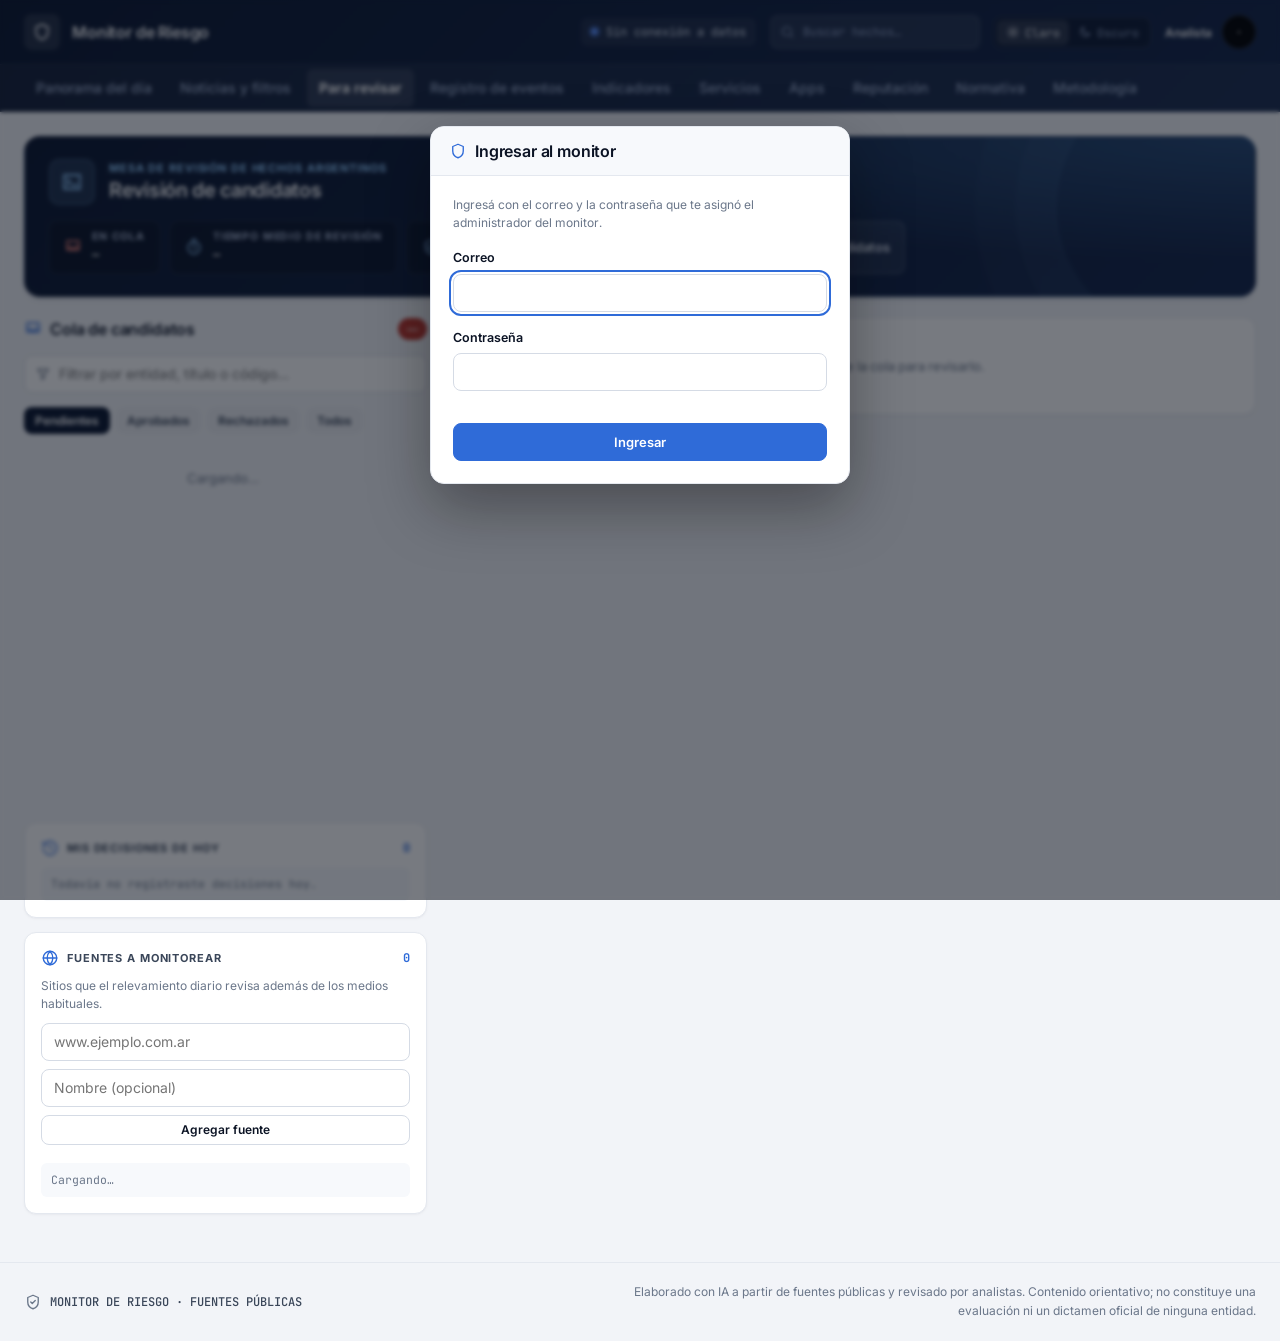
<file: revisar.html>
<!doctype html>
<html lang="es">
<head>
<meta charset="utf-8">
<meta name="viewport" content="width=device-width, initial-scale=1">
<title>Para revisar · Monitor de Riesgo</title>
<script>try{var t=localStorage.getItem('mx-tema')||(matchMedia('(prefers-color-scheme: dark)').matches?'dark':'light');document.documentElement.setAttribute('data-theme',t);}catch(e){}</script>
<link rel="preconnect" href="https://fonts.googleapis.com">
<link rel="preconnect" href="https://fonts.gstatic.com" crossorigin>
<link rel="stylesheet" href="https://fonts.googleapis.com/css2?family=Inter:wght@400;500;600;700&family=JetBrains+Mono:wght@500;600;700&display=swap">
<link rel="stylesheet" href="assets/monitor.css">
</head>
<body>
<header class="mx mx-cmd" id="mx-cmd">
  <div class="mx-wrap mx-cmd-top">
    <div style="display:flex;align-items:center;min-width:0">
      <a class="mx-brand" href="index.html">
        <span class="mx-brand-ico"><svg class="mx-ico" viewBox="0 0 24 24"><path d="M12 3l7 3v6c0 4.5-3 7.7-7 9-4-1.3-7-4.5-7-9V6l7-3z"/></svg></span>
        <span class="mx-brand-t"><b>Monitor de Riesgo</b><span></span></span>
      </a>
      <span class="mx-scope">Sistema financiero e infraestructura crítica · AR</span>
    </div>
    <div class="mx-cmd-right">
      <span class="mx-upd" title="Última actualización de los datos"><i></i><span id="mx-upd">Cargando…</span></span>
      <form class="mx-q" action="noticias.html" method="get" role="search">
        <svg class="mx-ico" viewBox="0 0 24 24"><circle cx="11" cy="11" r="7"/><path d="M20 20l-3.5-3.5"/></svg>
        <input type="search" name="q" placeholder="Buscar hechos…" aria-label="Buscar hechos">
      </form>
      <div class="mx-tema" role="group" aria-label="Tema">
        <button type="button" data-tema="light"><svg class="mx-ico" viewBox="0 0 24 24"><circle cx="12" cy="12" r="4"/><path d="M12 2v2M12 20v2M2 12h2M20 12h2M4.9 4.9l1.4 1.4M17.7 17.7l1.4 1.4M4.9 19.1l1.4-1.4M17.7 6.3l1.4-1.4"/></svg><span>Claro</span></button>
        <button type="button" data-tema="dark"><svg class="mx-ico" viewBox="0 0 24 24"><path d="M20 14.5A8 8 0 0 1 9.5 4 8 8 0 1 0 20 14.5z"/></svg><span>Oscuro</span></button>
      </div>
      <button type="button" class="mx-user-btn" id="mx-user" title="Definir el nombre del analista">
        <span class="mx-user-t"><b id="mx-user-n">Analista</b><span id="mx-user-r">Definir nombre</span></span>
        <span class="mx-avatar" id="mx-avatar">·</span>
      </button>
    </div>
  </div>
  <nav class="mx-nav" aria-label="Secciones del monitor">
    <div class="mx-wrap">
      <a href="index.html" data-vista="inicio">Panorama del día</a>
      <a href="noticias.html" data-vista="noticias">Noticias y filtros</a>
      <a href="revisar.html" data-vista="revisar">Para revisar <span class="cnt" id="mx-pend" hidden>0</span></a>
      <a href="registro.html" data-vista="registro">Registro de eventos</a>
      <a href="indicadores.html" data-vista="indicadores">Indicadores</a>
      <a href="servicios.html" data-vista="servicios">Servicios</a>
      <a href="apps.html" data-vista="apps">Apps</a>
      <a href="reputacion.html" data-vista="reputacion">Reputación</a>
      <a href="normativa.html" data-vista="normativa">Normativa</a>
      <a href="metodologia.html" data-vista="metodologia">Metodología</a>
    </div>
  </nav>
</header>

<main>
<div class="mx mx-page" id="mx-page" data-vista="revisar">
<div class="mx-wrap">

  <div class="mx-session mx-hero">
    <div class="izq">
      <span class="tb"><svg class="mx-ico" viewBox="0 0 24 24" style="width:24px;height:24px"><path d="M4 5h16v14H4z"/><path d="M7 9l3 3-3 3M12 15h5"/></svg></span>
      <div>
        <div class="mx-eyebrow azul">Mesa de revisión de hechos argentinos</div>
        <h1 class="mx-h2" id="rv-quien">Revisión de candidatos</h1>
      </div>
    </div>
    <div class="chips">
      <div class="mx-schip rojo"><svg class="mx-ico" viewBox="0 0 24 24"><path d="M4 4h16v12H4z"/><path d="M4 12h5l1 2h4l1-2h5"/></svg><div><span>En cola</span><b id="rv-cola">—</b></div></div>
      <div class="mx-schip"><svg class="mx-ico" viewBox="0 0 24 24"><circle cx="12" cy="13" r="8"/><path d="M12 9v4l2 2M10 2h4"/></svg><div><span>Tiempo medio de revisión</span><b id="rv-tmr">—</b></div></div>
      <div class="mx-schip"><svg class="mx-ico" viewBox="0 0 24 24"><path d="M12 3l7 3v6c0 4.5-3 7.7-7 9-4-1.3-7-4.5-7-9V6l7-3z"/><path d="M9 12l2 2 4-4"/></svg><div><span>Clasificación</span><b>Com. "A" 4793</b></div></div>
      <button type="button" class="mx-btn primary" id="rv-nuevo" style="align-self:stretch">
        <svg class="mx-ico" viewBox="0 0 24 24"><path d="M12 5v14M5 12h14"/></svg>Cargar evento</button>
      <button type="button" class="mx-btn" id="rv-exp" style="align-self:stretch">
        <svg class="mx-ico" viewBox="0 0 24 24" style="color:var(--ok)"><rect x="4" y="3" width="16" height="18" rx="2"/><path d="M8 8l8 8M16 8l-8 8"/></svg>Exportar candidatos</button>
    </div>
  </div>

  <div class="mx-split-rev">
    <!-- Cola -->
    <div class="mx-stack" style="gap:14px">
      <div style="display:flex;justify-content:space-between;align-items:center;gap:8px">
        <div style="display:flex;align-items:center;gap:8px"><svg class="mx-ico" viewBox="0 0 24 24" style="color:var(--primary)"><path d="M4 4h16v12H4z"/><path d="M4 12h5l1 2h4l1-2h5"/></svg><h2 class="mx-h3">Cola de candidatos</h2></div>
        <span class="mx-badge pill solid-alta" id="rv-pend-b">—</span>
      </div>
      <div class="mx-search">
        <svg class="mx-ico" viewBox="0 0 24 24"><path d="M4 5h16l-6 7v6l-4 2v-8z"/></svg>
        <input class="mx-input" id="rv-q" type="search" placeholder="Filtrar por entidad, título o código…" aria-label="Filtrar candidatos">
      </div>
      <div class="mx-chips" id="rv-estado">
        <button type="button" class="mx-chipbtn on" data-v="pendiente">Pendientes</button>
        <button type="button" class="mx-chipbtn" data-v="aprobado">Aprobados</button>
        <button type="button" class="mx-chipbtn" data-v="rechazado">Rechazados</button>
        <button type="button" class="mx-chipbtn" data-v="">Todos</button>
      </div>
      <div class="mx-queue" id="rv-cola-l"><div class="mx-empty">Cargando…</div></div>
      <section class="mx-card" style="padding:16px">
        <div class="mx-card-h" style="margin-bottom:10px">
          <div class="tit"><svg class="mx-ico" viewBox="0 0 24 24"><path d="M3 12a9 9 0 1 0 3-6.7"/><path d="M3 4v4h4M12 8v4l3 2"/></svg><span class="mx-eyebrow">Mis decisiones de hoy</span></div>
          <span class="mx-mono" style="color:var(--primary);font-weight:700" id="rv-hoy-n">0</span>
        </div>
        <div class="mx-hist" id="rv-hoy"><div class="mx-small">Todavía no registraste decisiones hoy.</div></div>
      </section>
      <section class="mx-card" style="padding:16px" id="rv-fuentes-card">
        <div class="mx-card-h" style="margin-bottom:10px">
          <div class="tit"><svg class="mx-ico" viewBox="0 0 24 24"><circle cx="12" cy="12" r="9"/><path d="M3 12h18M12 3c2.5 2.5 3.8 5.5 3.8 9s-1.3 6.5-3.8 9c-2.5-2.5-3.8-5.5-3.8-9S9.5 5.5 12 3z"/></svg><span class="mx-eyebrow">Fuentes a monitorear</span></div>
          <span class="mx-mono" style="color:var(--primary);font-weight:700" id="rv-fu-n">0</span>
        </div>
        <p class="mx-small" style="margin:0 0 10px">Sitios que el relevamiento diario revisa además de los medios habituales.</p>
        <form id="rv-fu-form" class="mx-stack" style="gap:8px;margin-bottom:10px">
          <input class="mx-input" id="rv-fu-url" type="text" inputmode="url" placeholder="www.ejemplo.com.ar" aria-label="Dirección de la fuente" required>
          <input class="mx-input" id="rv-fu-nom" type="text" placeholder="Nombre (opcional)" aria-label="Nombre de la fuente">
          <button type="submit" class="mx-btn sm" id="rv-fu-ok">Agregar fuente</button>
          <p class="mx-msg" id="rv-fu-msg" aria-live="polite"></p>
        </form>
        <div class="mx-hist" id="rv-fu-l"><div class="mx-small">Cargando…</div></div>
      </section>
    </div>

    <!-- Detalle -->
    <div class="mx-stack" id="rv-detalle">
      <div class="mx-card"><div class="mx-empty">Elegí un candidato de la cola para revisarlo.</div></div>
    </div>
  </div>
</div>
</div>

</main>
<footer class="mx mx-pie">
  <div class="mx-wrap">
    <div class="izq">
      <svg class="mx-ico" viewBox="0 0 24 24"><path d="M12 3l7 3v6c0 4.5-3 7.7-7 9-4-1.3-7-4.5-7-9V6l7-3z"/><path d="M9 12l2 2 4-4"/></svg>
      <span class="mx-mono">MONITOR DE RIESGO · FUENTES PÚBLICAS</span>
    </div>
    <p class="der">Elaborado con IA a partir de fuentes públicas y revisado por analistas. Contenido orientativo; no constituye una evaluación ni un dictamen oficial de ninguna entidad.</p>
  </div>
</footer>

<script src="config.js"></script>
<script src="datos/datos.js"></script>
<script src="assets/monitor.js"></script>
</body>
</html>
</file>
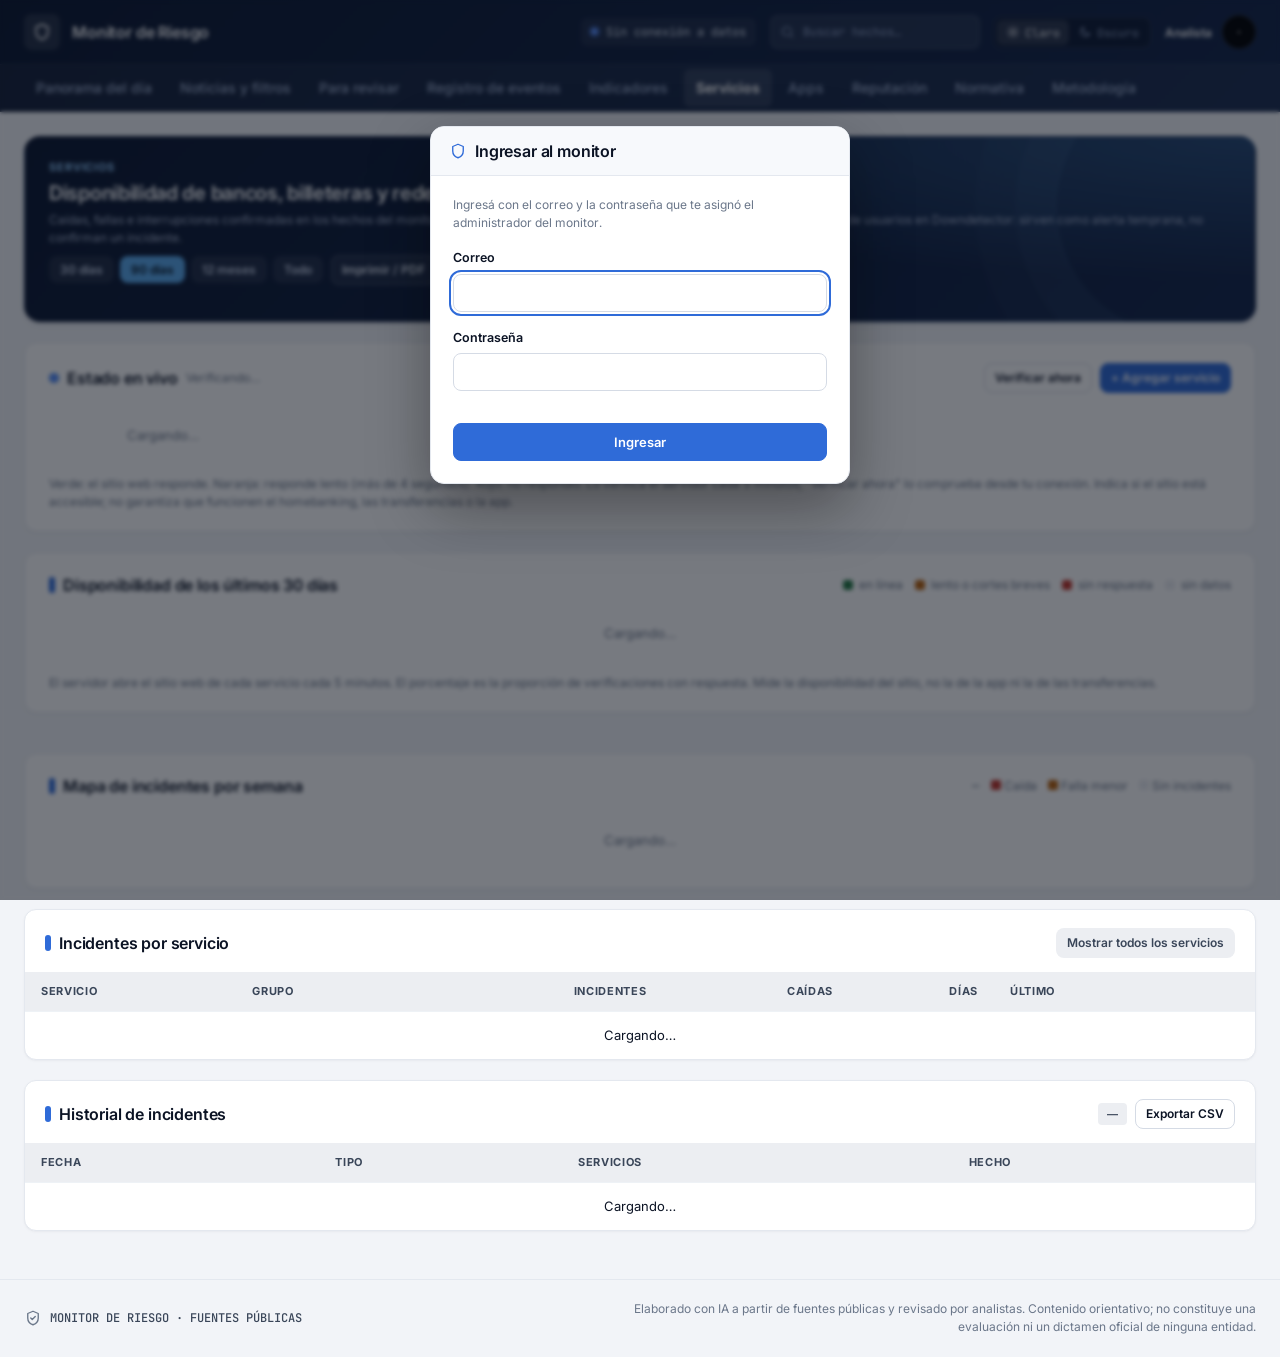
<file: servicios.html>
<!doctype html>
<html lang="es">
<head>
<meta charset="utf-8">
<meta name="viewport" content="width=device-width, initial-scale=1">
<title>Servicios · Monitor de Riesgo</title>
<script>try{var t=localStorage.getItem('mx-tema')||(matchMedia('(prefers-color-scheme: dark)').matches?'dark':'light');document.documentElement.setAttribute('data-theme',t);}catch(e){}</script>
<link rel="preconnect" href="https://fonts.googleapis.com">
<link rel="preconnect" href="https://fonts.gstatic.com" crossorigin>
<link rel="stylesheet" href="https://fonts.googleapis.com/css2?family=Inter:wght@400;500;600;700&family=JetBrains+Mono:wght@500;600;700&display=swap">
<link rel="stylesheet" href="assets/monitor.css">
</head>
<body>
<header class="mx mx-cmd" id="mx-cmd">
  <div class="mx-wrap mx-cmd-top">
    <div style="display:flex;align-items:center;min-width:0">
      <a class="mx-brand" href="index.html">
        <span class="mx-brand-ico"><svg class="mx-ico" viewBox="0 0 24 24"><path d="M12 3l7 3v6c0 4.5-3 7.7-7 9-4-1.3-7-4.5-7-9V6l7-3z"/></svg></span>
        <span class="mx-brand-t"><b>Monitor de Riesgo</b><span></span></span>
      </a>
      <span class="mx-scope">Sistema financiero e infraestructura crítica · AR</span>
    </div>
    <div class="mx-cmd-right">
      <span class="mx-upd" title="Última actualización de los datos"><i></i><span id="mx-upd">Cargando…</span></span>
      <form class="mx-q" action="noticias.html" method="get" role="search">
        <svg class="mx-ico" viewBox="0 0 24 24"><circle cx="11" cy="11" r="7"/><path d="M20 20l-3.5-3.5"/></svg>
        <input type="search" name="q" placeholder="Buscar hechos…" aria-label="Buscar hechos">
      </form>
      <div class="mx-tema" role="group" aria-label="Tema">
        <button type="button" data-tema="light"><svg class="mx-ico" viewBox="0 0 24 24"><circle cx="12" cy="12" r="4"/><path d="M12 2v2M12 20v2M2 12h2M20 12h2M4.9 4.9l1.4 1.4M17.7 17.7l1.4 1.4M4.9 19.1l1.4-1.4M17.7 6.3l1.4-1.4"/></svg><span>Claro</span></button>
        <button type="button" data-tema="dark"><svg class="mx-ico" viewBox="0 0 24 24"><path d="M20 14.5A8 8 0 0 1 9.5 4 8 8 0 1 0 20 14.5z"/></svg><span>Oscuro</span></button>
      </div>
      <button type="button" class="mx-user-btn" id="mx-user" title="Definir el nombre del analista">
        <span class="mx-user-t"><b id="mx-user-n">Analista</b><span id="mx-user-r">Definir nombre</span></span>
        <span class="mx-avatar" id="mx-avatar">·</span>
      </button>
    </div>
  </div>
  <nav class="mx-nav" aria-label="Secciones del monitor">
    <div class="mx-wrap">
      <a href="index.html" data-vista="inicio">Panorama del día</a>
      <a href="noticias.html" data-vista="noticias">Noticias y filtros</a>
      <a href="revisar.html" data-vista="revisar">Para revisar <span class="cnt" id="mx-pend" hidden>0</span></a>
      <a href="registro.html" data-vista="registro">Registro de eventos</a>
      <a href="indicadores.html" data-vista="indicadores">Indicadores</a>
      <a href="servicios.html" data-vista="servicios">Servicios</a>
      <a href="apps.html" data-vista="apps">Apps</a>
      <a href="reputacion.html" data-vista="reputacion">Reputación</a>
      <a href="normativa.html" data-vista="normativa">Normativa</a>
      <a href="metodologia.html" data-vista="metodologia">Metodología</a>
    </div>
  </nav>
</header>

<main>
<div class="mx mx-page" id="mx-page" data-vista="servicios">
<div class="mx-wrap mx-stack">

  <section class="mx-card mx-hero">
    <div class="mx-card-h" style="margin-bottom:0">
      <div>
        <div class="mx-eyebrow">Servicios</div>
        <h1 class="mx-h2" style="margin-top:4px">Disponibilidad de bancos, billeteras y redes de pago</h1>
        <p class="mx-small" style="margin-top:4px">Caídas, fallas e interrupciones confirmadas en los hechos del monitor (se excluyen los candidatos rechazados). "Reportes ↗" abre las quejas de usuarios en Downdetector: sirven como alerta temprana, no confirman un incidente.</p>
      </div>
      <div style="display:flex;flex-wrap:wrap;gap:8px;align-items:center">
        <div class="mx-chips" id="sv-per" role="group" aria-label="Período">
          <button type="button" class="mx-chipbtn" data-d="30">30 días</button>
          <button type="button" class="mx-chipbtn on" data-d="90">90 días</button>
          <button type="button" class="mx-chipbtn" data-d="365">12 meses</button>
          <button type="button" class="mx-chipbtn" data-d="0">Todo</button>
        </div>
        <button type="button" class="mx-btn sm" data-print>Imprimir / PDF</button>
      </div>
    </div>
    <div class="mx-chips" id="sv-grupo" role="group" aria-label="Grupo" style="margin-top:14px"></div>
  </section>

  <section class="mx-card">
    <div class="mx-card-h">
      <div class="tit"><span class="mx-live" style="background:var(--ok)"></span><h2 class="mx-h3">Estado en vivo</h2><span class="mx-small" data-vivo-res>Verificando…</span></div>
      <div style="display:flex;gap:8px"><button type="button" class="mx-btn sm" id="sv-verif">Verificar ahora</button>
        <button type="button" class="mx-btn sm primary" id="sv-add">+ Agregar servicio</button></div>
    </div>
    <div class="mx-serv" id="sv-vivo"><div class="mx-empty">Cargando…</div></div>
    <p class="mx-small" style="margin:12px 0 0">Verde: el sitio web responde. Naranja: responde lento (más de 4 segundos). Rojo: no respondió. Lo verifica el servidor cada 5 minutos; "Verificar ahora" lo comprueba desde tu conexión. Indica si el sitio está accesible; no garantiza que funcionen el homebanking, las transferencias o la app.</p>
  </section>

  <section class="mx-card">
    <div class="mx-card-h"><div class="tit"><span class="mx-mark"></span><h2 class="mx-h3">Disponibilidad de los últimos 30 días</h2></div>
      <span class="rp-ley"><i style="background:var(--ok)"></i>en línea <i style="background:var(--media)"></i>lento o cortes breves <i style="background:var(--alta)"></i>sin respuesta <i style="background:var(--soft-2)"></i>sin datos</span></div>
    <p class="mx-small" id="sv-up-t" style="margin:-6px 0 10px"></p>
    <div class="sv-up" id="sv-up"><div class="mx-empty">Cargando…</div></div>
    <p class="mx-small" style="margin:12px 0 0">El servidor abre el sitio web de cada servicio cada 5 minutos. El porcentaje es la proporción de verificaciones con respuesta. Mide la disponibilidad del sitio, no la de la app ni la de las transferencias.</p>
  </section>

  <section class="mx-kpis" id="sv-kpis"></section>

  <section class="mx-card">
    <div class="mx-card-h"><h2 class="mx-h3">Mapa de incidentes por semana</h2>
      <div style="display:flex;gap:12px;align-items:center;flex-wrap:wrap"><span class="mx-mono" style="color:var(--mute)" id="sv-mapa-t">—</span>
        <span class="mx-small"><span style="display:inline-block;width:10px;height:10px;border-radius:2px;background:var(--alta)"></span> Caída
          <span style="display:inline-block;width:10px;height:10px;border-radius:2px;background:var(--media);margin-left:8px"></span> Falla menor
          <span style="display:inline-block;width:10px;height:10px;border-radius:2px;background:var(--soft-2);margin-left:8px"></span> Sin incidentes</span></div></div>
    <div class="mx-tabla-w" id="sv-mapa"><div class="mx-empty">Cargando…</div></div>
  </section>

    <section class="mx-card pad-0" style="padding:0">
      <div class="mx-card-h" style="padding:18px 20px 0"><h2 class="mx-h3">Incidentes por servicio</h2><button type="button" class="mx-btn sm soft" id="sv-todos">Mostrar todos los servicios</button></div>
      <div class="mx-tabla-w"><table class="mx-tabla"><thead><tr><th>Servicio</th><th>Grupo</th><th style="text-align:right">Incidentes</th><th style="text-align:right">Caídas</th><th style="text-align:right">Días</th><th>Último</th><th></th></tr></thead>
        <tbody id="sv-tabla"><tr><td colspan="7" class="mx-empty">Cargando…</td></tr></tbody></table></div>
    </section>
    <section class="mx-card pad-0" style="padding:0">
      <div class="mx-card-h" style="padding:18px 20px 0"><h2 class="mx-h3">Historial de incidentes</h2>
        <div style="display:flex;gap:8px;align-items:center"><span class="mx-badge neutral" id="sv-hist-n">—</span><button type="button" class="mx-btn sm" id="sv-exp">Exportar CSV</button></div></div>
      <div class="mx-tabla-w"><table class="mx-tabla"><thead><tr><th>Fecha</th><th>Tipo</th><th>Servicios</th><th>Hecho</th></tr></thead>
        <tbody id="sv-hist"><tr><td colspan="4" class="mx-empty">Cargando…</td></tr></tbody></table></div>
    </section>

</div>
</div>
</main>
<footer class="mx mx-pie">
  <div class="mx-wrap">
    <div class="izq">
      <svg class="mx-ico" viewBox="0 0 24 24"><path d="M12 3l7 3v6c0 4.5-3 7.7-7 9-4-1.3-7-4.5-7-9V6l7-3z"/><path d="M9 12l2 2 4-4"/></svg>
      <span class="mx-mono">MONITOR DE RIESGO · FUENTES PÚBLICAS</span>
    </div>
    <p class="der">Elaborado con IA a partir de fuentes públicas y revisado por analistas. Contenido orientativo; no constituye una evaluación ni un dictamen oficial de ninguna entidad.</p>
  </div>
</footer>

<script src="config.js"></script>
<script src="datos/datos.js"></script>
<script src="assets/monitor.js"></script>
</body>
</html>
</file>
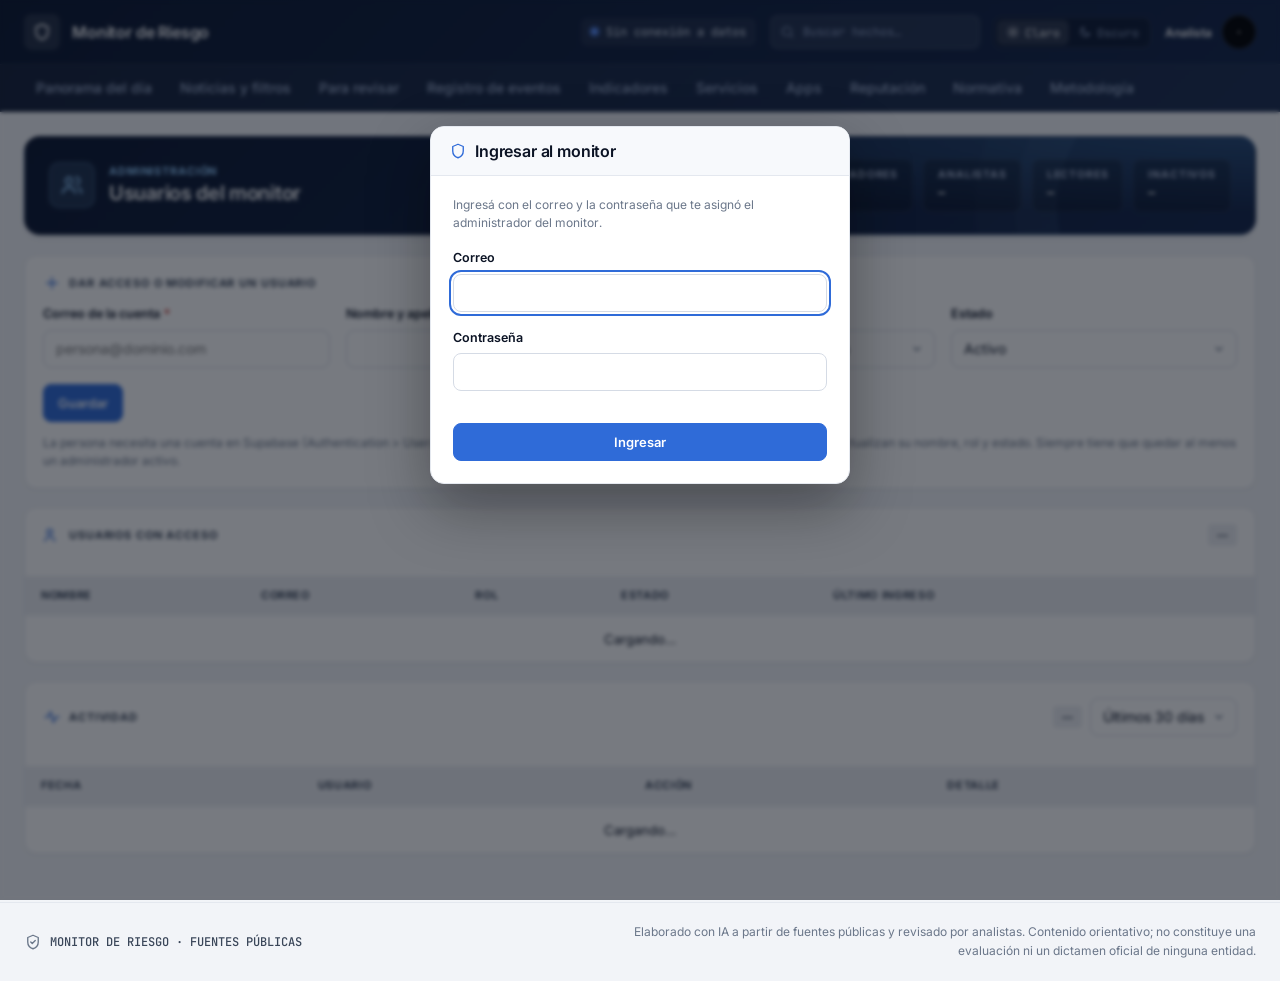
<file: usuarios.html>
<!doctype html>
<html lang="es">
<head>
<meta charset="utf-8">
<meta name="viewport" content="width=device-width, initial-scale=1">
<title>Usuarios · Monitor de Riesgo</title>
<script>try{var t=localStorage.getItem('mx-tema')||(matchMedia('(prefers-color-scheme: dark)').matches?'dark':'light');document.documentElement.setAttribute('data-theme',t);}catch(e){}</script>
<link rel="preconnect" href="https://fonts.googleapis.com">
<link rel="preconnect" href="https://fonts.gstatic.com" crossorigin>
<link rel="stylesheet" href="https://fonts.googleapis.com/css2?family=Inter:wght@400;500;600;700&family=JetBrains+Mono:wght@500;600;700&display=swap">
<link rel="stylesheet" href="assets/monitor.css">
</head>
<body>
<header class="mx mx-cmd" id="mx-cmd">
  <div class="mx-wrap mx-cmd-top">
    <div style="display:flex;align-items:center;min-width:0">
      <a class="mx-brand" href="index.html">
        <span class="mx-brand-ico"><svg class="mx-ico" viewBox="0 0 24 24"><path d="M12 3l7 3v6c0 4.5-3 7.7-7 9-4-1.3-7-4.5-7-9V6l7-3z"/></svg></span>
        <span class="mx-brand-t"><b>Monitor de Riesgo</b><span></span></span>
      </a>
      <span class="mx-scope">Sistema financiero e infraestructura crítica · AR</span>
    </div>
    <div class="mx-cmd-right">
      <span class="mx-upd" title="Última actualización de los datos"><i></i><span id="mx-upd">Cargando…</span></span>
      <form class="mx-q" action="noticias.html" method="get" role="search">
        <svg class="mx-ico" viewBox="0 0 24 24"><circle cx="11" cy="11" r="7"/><path d="M20 20l-3.5-3.5"/></svg>
        <input type="search" name="q" placeholder="Buscar hechos…" aria-label="Buscar hechos">
      </form>
      <div class="mx-tema" role="group" aria-label="Tema">
        <button type="button" data-tema="light"><svg class="mx-ico" viewBox="0 0 24 24"><circle cx="12" cy="12" r="4"/><path d="M12 2v2M12 20v2M2 12h2M20 12h2M4.9 4.9l1.4 1.4M17.7 17.7l1.4 1.4M4.9 19.1l1.4-1.4M17.7 6.3l1.4-1.4"/></svg><span>Claro</span></button>
        <button type="button" data-tema="dark"><svg class="mx-ico" viewBox="0 0 24 24"><path d="M20 14.5A8 8 0 0 1 9.5 4 8 8 0 1 0 20 14.5z"/></svg><span>Oscuro</span></button>
      </div>
      <button type="button" class="mx-user-btn" id="mx-user" title="Definir el nombre del analista">
        <span class="mx-user-t"><b id="mx-user-n">Analista</b><span id="mx-user-r">Definir nombre</span></span>
        <span class="mx-avatar" id="mx-avatar">·</span>
      </button>
    </div>
  </div>
  <nav class="mx-nav" aria-label="Secciones del monitor">
    <div class="mx-wrap">
      <a href="index.html" data-vista="inicio">Panorama del día</a>
      <a href="noticias.html" data-vista="noticias">Noticias y filtros</a>
      <a href="revisar.html" data-vista="revisar">Para revisar <span class="cnt" id="mx-pend" hidden>0</span></a>
      <a href="registro.html" data-vista="registro">Registro de eventos</a>
      <a href="indicadores.html" data-vista="indicadores">Indicadores</a>
      <a href="servicios.html" data-vista="servicios">Servicios</a>
      <a href="apps.html" data-vista="apps">Apps</a>
      <a href="reputacion.html" data-vista="reputacion">Reputación</a>
      <a href="normativa.html" data-vista="normativa">Normativa</a>
      <a href="metodologia.html" data-vista="metodologia">Metodología</a>
    </div>
  </nav>
</header>

<main>
<div class="mx mx-page" id="mx-page" data-vista="usuarios">
<div class="mx-wrap">

  <div class="mx-session mx-hero">
    <div class="izq">
      <span class="tb"><svg class="mx-ico" viewBox="0 0 24 24" style="width:24px;height:24px"><circle cx="9" cy="8" r="3.5"/><path d="M2.5 20c.8-3.5 3.4-5.5 6.5-5.5s5.7 2 6.5 5.5"/><path d="M16 4.5a3.5 3.5 0 0 1 0 7M18.5 14.8c1.6.9 2.6 2.6 3 5.2"/></svg></span>
      <div>
        <div class="mx-eyebrow azul">Administración</div>
        <h1 class="mx-h2">Usuarios del monitor</h1>
      </div>
    </div>
    <div class="chips">
      <div class="mx-schip"><div><span>Administradores</span><b id="us-k-a">—</b></div></div>
      <div class="mx-schip"><div><span>Analistas</span><b id="us-k-n">—</b></div></div>
      <div class="mx-schip"><div><span>Lectores</span><b id="us-k-l">—</b></div></div>
      <div class="mx-schip rojo"><div><span>Inactivos</span><b id="us-k-i">—</b></div></div>
    </div>
  </div>

  <section class="mx-card" style="padding:18px;margin-bottom:18px">
    <div class="mx-card-h" style="margin-bottom:12px">
      <div class="tit"><svg class="mx-ico" viewBox="0 0 24 24"><path d="M12 5v14M5 12h14"/></svg><span class="mx-eyebrow">Dar acceso o modificar un usuario</span></div>
    </div>
    <form id="us-form" class="mx-g4" style="align-items:end">
      <div><label class="mx-label" for="us-mail">Correo de la cuenta <em>*</em></label><input class="mx-input" id="us-mail" type="email" placeholder="persona@dominio.com" required></div>
      <div><label class="mx-label" for="us-nom">Nombre y apellido <em>*</em></label><input class="mx-input" id="us-nom" type="text" required></div>
      <div><label class="mx-label" for="us-rol">Rol</label><select class="mx-select" id="us-rol">
        <option value="lector">Lector · solo consulta</option><option value="analista" selected>Analista · clasifica y aprueba</option><option value="admin">Administrador · además gestiona usuarios</option></select></div>
      <div><label class="mx-label" for="us-act-e">Estado</label><select class="mx-select" id="us-act-e"><option value="true">Activo</option><option value="false">Inactivo (sin acceso)</option></select></div>
      <div style="grid-column:1/-1;display:flex;gap:8px;align-items:center;flex-wrap:wrap">
        <button type="submit" class="mx-btn primary" id="us-ok">Guardar</button>
        <button type="button" class="mx-btn" id="us-cancel" hidden>Cancelar</button>
        <p class="mx-msg" id="us-msg" aria-live="polite" style="margin:0"></p>
      </div>
    </form>
    <p class="mx-small" style="margin:12px 0 0">La persona necesita una cuenta en Supabase (Authentication &gt; Users &gt; Add user, con "Auto Confirm User"). Si el correo ya tiene acceso, se actualizan su nombre, rol y estado. Siempre tiene que quedar al menos un administrador activo.</p>
  </section>

  <section class="mx-card" style="padding:0;margin-bottom:18px">
    <div class="mx-card-h" style="padding:16px 18px">
      <div class="tit"><svg class="mx-ico" viewBox="0 0 24 24"><circle cx="9" cy="8" r="3.5"/><path d="M2.5 20c.8-3.5 3.4-5.5 6.5-5.5s5.7 2 6.5 5.5"/></svg><span class="mx-eyebrow">Usuarios con acceso</span></div>
      <span class="mx-badge neutral" id="us-n">—</span>
    </div>
    <div class="mx-tabla-w"><table class="mx-tabla"><thead><tr><th>Nombre</th><th>Correo</th><th>Rol</th><th>Estado</th><th>Último ingreso</th><th></th></tr></thead>
      <tbody id="us-tabla"><tr><td colspan="6" class="mx-empty">Cargando…</td></tr></tbody></table></div>
  </section>

  <section class="mx-card" style="padding:0">
    <div class="mx-card-h" style="padding:16px 18px;flex-wrap:wrap;gap:8px">
      <div class="tit"><svg class="mx-ico" viewBox="0 0 24 24"><path d="M3 12h4l3-7 4 14 3-7h4"/></svg><span class="mx-eyebrow">Actividad</span></div>
      <div style="display:flex;gap:8px;align-items:center"><span class="mx-badge neutral" id="us-act-n">—</span>
        <select class="mx-select" id="us-act-d" aria-label="Período" style="width:auto"><option value="7">Últimos 7 días</option><option value="30" selected>Últimos 30 días</option><option value="90">Últimos 90 días</option></select></div>
    </div>
    <div class="mx-tabla-w"><table class="mx-tabla"><thead><tr><th>Fecha</th><th>Usuario</th><th>Acción</th><th>Detalle</th></tr></thead>
      <tbody id="us-act"><tr><td colspan="4" class="mx-empty">Cargando…</td></tr></tbody></table></div>
  </section>

</div>
</div>
</main>
<footer class="mx mx-pie">
  <div class="mx-wrap">
    <div class="izq">
      <svg class="mx-ico" viewBox="0 0 24 24"><path d="M12 3l7 3v6c0 4.5-3 7.7-7 9-4-1.3-7-4.5-7-9V6l7-3z"/><path d="M9 12l2 2 4-4"/></svg>
      <span class="mx-mono">MONITOR DE RIESGO · FUENTES PÚBLICAS</span>
    </div>
    <p class="der">Elaborado con IA a partir de fuentes públicas y revisado por analistas. Contenido orientativo; no constituye una evaluación ni un dictamen oficial de ninguna entidad.</p>
  </div>
</footer>

<script src="config.js"></script>
<script src="assets/monitor.js"></script>
</body>
</html>
</file>
<file: assets/monitor.css>
/* =====================================================================
   Monitor de Ciberseguridad · sistema visual (basado en DESIGN.md)
   Todo queda dentro de .mx para no modificar el resto del sitio.
   ===================================================================== */
.mx {
  --canvas: #f2f4f8; --panel: #ffffff; --soft: #f7f9fc; --soft-2: #eceef2; --soft-3: #e0e2e6;
  --line: #e4e8ef; --line-2: #d5dbe5; --div: #eef2f6;
  --ink: #0b1324; --ink-2: #3a4659; --mute: #6b778a;
  --primary: #2f6bd8; --primary-h: #2558b5; --primary-bg: #d9e2ff; --primary-ink: #001945;
  --navy-1: #0b1730; --navy-2: #13254a; --navy-ink: #8fa0c4;
  --alta: #c0362c; --alta-bg: #fdf2f2; --alta-bd: rgba(192, 54, 44, .2);
  --media: #b8620e; --media-bg: #fffbeb; --media-bd: rgba(184, 98, 14, .2);
  --baja: #5f6b7d; --baja-bg: #f1f4f8; --baja-bd: rgba(95, 107, 125, .2);
  --ok: #237844; --ok-bg: #f0fdf4; --ok-bd: rgba(35, 120, 68, .2);
  --lv-bajo: #237844; --lv-moderado: #2f6bd8; --lv-elevado: #e55143; --lv-critico: #c0362c;
  --sh-1: 0 1px 3px 0 rgba(11, 23, 48, .04), 0 1px 2px -1px rgba(11, 23, 48, .04);
  --sh-2: 0 4px 6px -1px rgba(11, 23, 48, .07), 0 2px 4px -2px rgba(11, 23, 48, .05);
  --font: "Inter", "Segoe UI", system-ui, -apple-system, "Helvetica Neue", Arial, sans-serif;
  --mono: "JetBrains Mono", ui-monospace, "Cascadia Mono", Consolas, monospace;
  font-family: var(--font); color: var(--ink); font-size: 14px; line-height: 1.57;
  -webkit-font-smoothing: antialiased; font-variant-numeric: tabular-nums;
}
.mx *, .mx *::before, .mx *::after { box-sizing: border-box; }
.mx a { color: var(--primary); }
.mx [hidden] { display: none !important; }
.mx p { margin: 0; }
.mx h1, .mx h2, .mx h3, .mx h4 { margin: 0; font-family: var(--font); }
.mx button, .mx input, .mx select, .mx textarea { font-family: var(--font); }
.mx svg { flex: none; }
.mx .mx-wrap { max-width: 1280px; margin: 0 auto; padding: 0 24px; }

/* ---------- Tipografía ---------- */
.mx .mx-eyebrow { font-size: 11px; line-height: 16px; font-weight: 700; letter-spacing: .08em; text-transform: uppercase; color: var(--ink-2); }
.mx .mx-eyebrow.azul { color: var(--primary); }
.mx .mx-h1 { font-size: 28px; line-height: 36px; font-weight: 700; letter-spacing: -.02em; color: var(--ink); }
.mx .mx-h2 { font-size: 20px; line-height: 28px; font-weight: 600; letter-spacing: -.015em; color: var(--ink); }
.mx .mx-h3 { font-size: 16px; line-height: 24px; font-weight: 600; letter-spacing: -.01em; color: var(--ink); }
.mx .mx-body { font-size: 14px; line-height: 22px; color: var(--ink-2); }
.mx .mx-small { font-size: 12px; line-height: 18px; color: var(--mute); }
.mx .mx-mono { font-family: var(--mono); font-size: 12px; line-height: 16px; font-weight: 500; }
.mx .mx-stat { font-size: 26px; line-height: 30px; font-weight: 700; letter-spacing: -.02em; color: var(--ink); }
.mx .mx-ico { width: 18px; height: 18px; stroke: currentColor; fill: none; stroke-width: 1.8; stroke-linecap: round; stroke-linejoin: round; }

/* ---------- Superficies ---------- */
.mx-page.mx { background: var(--canvas); padding: 24px 0 48px; min-height: 60vh; }
.mx .mx-card { background: var(--panel); border: 1px solid var(--line); border-radius: 12px; box-shadow: var(--sh-1); padding: 20px 24px; }
.mx .mx-card.pad-0 { padding: 0; overflow: hidden; }
.mx .mx-card-h { display: flex; flex-wrap: wrap; align-items: center; justify-content: space-between; gap: 8px 12px; margin-bottom: 14px; }
.mx .mx-card-h .tit { display: flex; align-items: center; gap: 8px; }
.mx .mx-card-h .tit .mx-ico { color: var(--primary); }
.mx .mx-mark { width: 6px; height: 16px; border-radius: 3px; background: var(--primary); }
.mx .mx-mark.rojo { background: var(--alta); }
.mx .mx-stack { display: flex; flex-direction: column; gap: 20px; }
.mx .mx-tile { background: var(--soft); border-radius: 8px; padding: 12px 14px; }

/* ---------- Badges ---------- */
.mx .mx-badge { display: inline-flex; align-items: center; gap: 5px; font-size: 11px; line-height: 14px; font-weight: 600; padding: 3px 8px; border-radius: 4px;
  border: 1px solid transparent; white-space: nowrap; }
.mx .mx-badge.pill { border-radius: 999px; }
.mx .mx-badge .dot { width: 6px; height: 6px; border-radius: 50%; background: currentColor; }
.mx .mx-badge.alta { color: var(--alta); background: var(--alta-bg); border-color: var(--alta-bd); }
.mx .mx-badge.media { color: var(--media); background: var(--media-bg); border-color: var(--media-bd); }
.mx .mx-badge.baja { color: var(--baja); background: var(--baja-bg); border-color: var(--baja-bd); }
.mx .mx-badge.ok { color: var(--ok); background: var(--ok-bg); border-color: var(--ok-bd); }
.mx .mx-badge.info { color: var(--primary-ink); background: var(--primary-bg); }
.mx .mx-badge.neutral { color: var(--ink-2); background: var(--soft-2); }
.mx .mx-badge.dark { color: #fff; background: var(--navy-1); }
.mx .mx-badge.solid-alta { color: #fff; background: var(--alta); }
.mx .mx-chip-mono { font-family: var(--mono); font-size: 11.5px; background: var(--soft-2); color: var(--ink-2); padding: 2px 7px; border-radius: 4px; white-space: nowrap; }

/* ---------- Botones y campos ---------- */
.mx .mx-btn { display: inline-flex; align-items: center; justify-content: center; gap: 7px; font-size: 13px; font-weight: 600; line-height: 18px;
  padding: 9px 14px; border-radius: 8px; border: 1px solid var(--line-2); background: var(--panel); color: var(--ink); cursor: pointer;
  text-decoration: none; transition: background .15s, border-color .15s, color .15s; box-shadow: none; min-height: 38px; }
.mx .mx-btn:hover { background: var(--soft); color: var(--ink); }
.mx .mx-btn:disabled { opacity: .45; cursor: not-allowed; }
.mx .mx-btn.primary { background: var(--primary); border-color: var(--primary); color: #fff; }
.mx .mx-btn.primary:hover { background: var(--primary-h); border-color: var(--primary-h); }
.mx .mx-btn.dark { background: var(--navy-1); border-color: var(--navy-1); color: #fff; }
.mx .mx-btn.dark:hover { background: var(--navy-2); }
.mx .mx-btn.soft { background: var(--soft-2); border-color: transparent; color: var(--ink-2); }
.mx .mx-btn.soft:hover { background: var(--soft-3); }
.mx .mx-btn.danger:hover { background: var(--alta-bg); color: var(--alta); border-color: var(--alta-bd); }
.mx .mx-btn.sm { padding: 5px 10px; font-size: 12px; min-height: 30px; }
.mx .mx-btn:focus-visible, .mx .mx-input:focus-visible, .mx .mx-select:focus-visible, .mx a:focus-visible, .mx textarea:focus-visible {
  outline: 2px solid var(--primary); outline-offset: 2px; }
.mx .mx-input, .mx .mx-select, .mx .mx-textarea { font-size: 14px; line-height: 20px; color: var(--ink); background: var(--panel); border: 1px solid var(--line-2);
  border-radius: 8px; padding: 8px 12px; min-height: 38px; width: 100%; box-shadow: none; }
.mx .mx-select { appearance: none; -webkit-appearance: none; padding-right: 32px; cursor: pointer;
  background-image: url("data:image/svg+xml,%3Csvg xmlns='http://www.w3.org/2000/svg' width='12' height='12' viewBox='0 0 24 24' fill='none' stroke='%236b778a' stroke-width='2.5' stroke-linecap='round'%3E%3Cpath d='M6 9l6 6 6-6'/%3E%3C/svg%3E");
  background-repeat: no-repeat; background-position: right 11px center; }
.mx .mx-textarea { resize: vertical; min-height: 96px; line-height: 22px; }
.mx .mx-label { display: block; font-size: 12.5px; font-weight: 600; color: var(--ink); margin-bottom: 6px; }
.mx .mx-label em { color: var(--alta); font-style: normal; }
.mx .mx-search { position: relative; }
.mx .mx-search .mx-ico { position: absolute; left: 11px; top: 50%; transform: translateY(-50%); color: var(--mute); width: 16px; height: 16px; }
.mx .mx-search .mx-input { padding-left: 34px; }
.mx .mx-filtros { display: flex; flex-wrap: wrap; gap: 10px; align-items: center; }
.mx .mx-filtros .mx-search { flex: 1 1 260px; }
.mx .mx-filtros .mx-select { width: auto; min-width: 150px; }
.mx .mx-chips { display: flex; flex-wrap: wrap; gap: 6px; }
.mx .mx-chipbtn { font-size: 12px; font-weight: 600; padding: 6px 11px; border-radius: 8px; border: 0; background: var(--soft-2); color: var(--ink-2); cursor: pointer; }
.mx .mx-chipbtn:hover { color: var(--ink); }
.mx .mx-chipbtn.on { background: var(--navy-1); color: #fff; }

/* ---------- Barra de comando (encabezado del sitio) ---------- */
.mx-cmd.mx { background: linear-gradient(135deg, var(--navy-1) 0%, var(--navy-2) 100%); border-bottom: 1px solid rgba(255, 255, 255, .12); color: #fff; }
.mx-cmd .mx-cmd-top { display: flex; align-items: center; justify-content: space-between; gap: 16px; min-height: 64px; }
.mx-cmd .mx-brand { display: flex; align-items: center; gap: 12px; text-decoration: none; color: #fff; min-width: 0; }
.mx-cmd .mx-brand-ico { width: 36px; height: 36px; border-radius: 8px; background: rgba(255, 255, 255, .1); display: grid; place-items: center; color: #fff; }
.mx-cmd .mx-brand-ico .mx-ico { width: 20px; height: 20px; }
.mx-cmd .mx-brand-t { display: flex; flex-direction: column; min-width: 0; }
.mx-cmd .mx-brand-t b { font-size: 16px; line-height: 20px; font-weight: 600; letter-spacing: -.01em; white-space: nowrap; }
.mx-cmd .mx-brand-t span { font-size: 10.5px; line-height: 14px; font-weight: 700; letter-spacing: .08em; text-transform: uppercase; color: var(--navy-ink); }
.mx-cmd .mx-scope { font-size: 10.5px; font-weight: 600; letter-spacing: .08em; text-transform: uppercase; color: var(--navy-ink);
  background: rgba(255, 255, 255, .05); border-radius: 4px; padding: 4px 10px; margin-left: 8px; white-space: nowrap; }
.mx-cmd .mx-cmd-right { display: flex; align-items: center; gap: 14px; }
.mx-cmd .mx-upd { display: flex; align-items: center; gap: 8px; font-family: var(--mono); font-size: 12px; color: #dbe3f0;
  background: rgba(255, 255, 255, .06); border-radius: 6px; padding: 5px 10px; white-space: nowrap; }
.mx-cmd .mx-upd i { width: 7px; height: 7px; border-radius: 50%; background: #5a90ff; box-shadow: 0 0 0 3px rgba(90, 144, 255, .25); }
.mx-cmd .mx-q { position: relative; }
.mx-cmd .mx-q input { width: 210px; font-family: var(--mono); font-size: 12px; color: #fff; background: rgba(255, 255, 255, .08);
  border: 1px solid rgba(255, 255, 255, .1); border-radius: 8px; padding: 7px 10px 7px 32px; min-height: 34px; }
.mx-cmd .mx-q input::placeholder { color: var(--navy-ink); }
.mx-cmd .mx-q input:focus { outline: 2px solid #5a90ff; outline-offset: 1px; background: rgba(255, 255, 255, .12); }
.mx-cmd .mx-q .mx-ico { position: absolute; left: 10px; top: 50%; transform: translateY(-50%); width: 15px; height: 15px; color: var(--navy-ink); }
.mx-cmd .mx-user { display: flex; align-items: center; gap: 10px; }
.mx-cmd .mx-user-t { display: flex; flex-direction: column; text-align: right; }
.mx-cmd .mx-user-t b { font-size: 12px; line-height: 15px; font-weight: 600; white-space: nowrap; }
.mx-cmd .mx-user-t span { font-family: var(--mono); font-size: 11px; color: var(--navy-ink); }
.mx-cmd .mx-avatar { width: 34px; height: 34px; border-radius: 50%; background: #000; color: #fff; display: grid; place-items: center;
  font-size: 12px; font-weight: 700; text-decoration: none; border: 1px solid rgba(255, 255, 255, .15); }
.mx-cmd .mx-avatar:hover { background: #22345c; color: #fff; }
.mx-cmd .mx-login { color: #fff; background: rgba(255, 255, 255, .1); border: 1px solid rgba(255, 255, 255, .15); border-radius: 8px;
  padding: 7px 12px; font-size: 13px; font-weight: 600; text-decoration: none; }
.mx-cmd .mx-nav { background: rgba(255, 255, 255, .04); border-top: 1px solid rgba(255, 255, 255, .06); }
.mx-cmd .mx-nav .mx-wrap { display: flex; align-items: center; gap: 4px; overflow-x: auto; padding-top: 4px; padding-bottom: 4px; scrollbar-width: none; }
.mx-cmd .mx-nav a { display: inline-flex; align-items: center; gap: 8px; padding: 8px 12px; border-radius: 6px; color: #9fb0cf; font-size: 14px;
  font-weight: 500; text-decoration: none; white-space: nowrap; }
.mx-cmd .mx-nav a:hover { color: #fff; }
.mx-cmd .mx-nav a.on { color: #fff; font-weight: 700; background: rgba(255, 255, 255, .1); }
.mx-cmd .mx-nav .cnt { font-size: 11px; font-weight: 700; line-height: 1; color: #fff; background: #ba1a1a; border-radius: 999px; padding: 3px 6px; }

/* ---------- Pie del sitio ---------- */
.mx-pie.mx { background: var(--canvas); border-top: 1px solid var(--line); padding: 20px 0; }
.mx-pie .mx-wrap { display: flex; flex-wrap: wrap; align-items: center; justify-content: space-between; gap: 10px 24px; }
.mx-pie .izq { display: flex; align-items: center; gap: 8px; color: var(--ink-2); }
.mx-pie .izq .mx-ico { color: var(--mute); }
.mx-pie .der { font-size: 12px; color: var(--mute); max-width: 640px; text-align: right; }

/* ---------- Encabezado de página ---------- */
.mx .mx-phead { display: flex; flex-wrap: wrap; align-items: flex-end; justify-content: space-between; gap: 16px 24px; margin-bottom: 20px; }
.mx .mx-phead .izq { display: flex; flex-direction: column; gap: 4px; max-width: 760px; }
.mx .mx-phead .meta { display: flex; flex-wrap: wrap; align-items: center; gap: 8px; }
.mx .mx-phead .acc { display: flex; flex-wrap: wrap; gap: 8px; }

/* ---------- Medidor de amenaza ---------- */
.mx .mx-status-top { display: flex; flex-wrap: wrap; align-items: center; justify-content: space-between; gap: 12px; }
.mx .mx-status-top .reloj { display: flex; align-items: center; gap: 12px; }
.mx .mx-live { width: 10px; height: 10px; border-radius: 50%; background: #5a90ff; position: relative; flex: none; }
.mx .mx-live::after { content: ""; position: absolute; inset: 0; border-radius: 50%; background: #5a90ff; animation: mx-ping 1.8s cubic-bezier(0, 0, .2, 1) infinite; }
@keyframes mx-ping { 75%, 100% { transform: scale(2.4); opacity: 0; } }
@media (prefers-reduced-motion: reduce) { .mx .mx-live::after { animation: none; } }
.mx .mx-alerta-link { display: inline-flex; align-items: center; gap: 8px; font-size: 12px; font-weight: 600; color: #93000a; background: #ffdad6;
  border-radius: 8px; padding: 7px 12px; text-decoration: none; }
.mx .mx-alerta-link:hover { background: var(--alta); color: #fff; }
.mx .mx-meter-h { display: flex; flex-wrap: wrap; align-items: center; justify-content: space-between; gap: 8px; margin: 22px 0 30px; }
.mx .mx-meter { display: grid; grid-template-columns: repeat(4, 1fr); gap: 8px; }
.mx .mx-meter .seg { position: relative; height: 12px; border-radius: 4px; background: var(--soft-3); }
.mx .mx-meter .seg.on::before { content: attr(data-lbl); position: absolute; bottom: calc(100% + 8px); left: 50%; transform: translateX(-50%);
  font-size: 10.5px; font-weight: 700; letter-spacing: .04em; white-space: nowrap; color: #fff; background: #2d3134; border-radius: 4px; padding: 3px 7px; }
.mx .mx-meter-l { display: grid; grid-template-columns: repeat(4, 1fr); gap: 8px; margin-top: 8px; font-size: 11.5px; color: var(--mute); }
.mx .mx-meter-l span.on { color: var(--ink); font-weight: 700; }
.mx .mx-trend { display: inline-flex; align-items: center; gap: 6px; font-family: var(--mono); font-size: 12px; font-weight: 600; }

/* ---------- Indicadores ---------- */
.mx .mx-kpis { display: grid; grid-template-columns: repeat(4, minmax(0, 1fr)); gap: 16px; }
.mx .mx-kpi { background: var(--panel); border: 1px solid var(--line); border-radius: 12px; box-shadow: var(--sh-1); padding: 18px 20px 14px;
  display: flex; flex-direction: column; transition: box-shadow .15s; min-width: 0; }
.mx .mx-kpi:hover { box-shadow: var(--sh-2); }
.mx .mx-kpi-h { display: flex; align-items: center; justify-content: space-between; gap: 8px; }
.mx .mx-kpi-ib { width: 30px; height: 30px; border-radius: 8px; display: grid; place-items: center; background: var(--soft); color: var(--primary); }
.mx .mx-kpi-ib.rojo { background: var(--alta-bg); color: var(--alta); }
.mx .mx-kpi-ib.azul { background: var(--primary-bg); color: var(--primary-ink); }
.mx .mx-kpi-v { display: flex; align-items: baseline; justify-content: space-between; gap: 8px; margin: 10px 0 8px; }
.mx .mx-kpi-v .n { display: flex; align-items: baseline; gap: 8px; }
.mx .mx-kpi-v .pct { font-size: 12px; color: var(--mute); }
.mx .mx-delta { font-family: var(--mono); font-size: 11.5px; font-weight: 600; white-space: nowrap; }
.mx .mx-delta.sube { color: var(--alta); }
.mx .mx-delta.baja { color: var(--ok); }
.mx .mx-delta.igual { color: var(--mute); }
.mx .mx-spark { height: 44px; }
.mx .mx-spark svg { display: block; width: 100%; height: 100%; overflow: visible; }

/* ---------- Grillas de página ---------- */
.mx .mx-split { display: grid; grid-template-columns: minmax(0, 8fr) minmax(0, 4fr); gap: 24px; align-items: start; }
.mx .mx-split-rev { display: grid; grid-template-columns: minmax(0, 4fr) minmax(0, 8fr); gap: 24px; align-items: start; }
.mx .mx-g2 { display: grid; grid-template-columns: repeat(2, minmax(0, 1fr)); gap: 12px; }
.mx .mx-g3 { display: grid; grid-template-columns: repeat(3, minmax(0, 1fr)); gap: 16px; }
.mx .mx-g4 { display: grid; grid-template-columns: repeat(4, minmax(0, 1fr)); gap: 16px; }

/* ---------- Lectura del día ---------- */
.mx .mx-lectura { position: relative; overflow: hidden; }
.mx .mx-lectura::before { content: ""; position: absolute; left: 0; top: 0; bottom: 0; width: 5px; background: var(--primary); }
.mx .mx-lectura .mx-h2 { margin: 10px 0 10px; }
.mx .mx-vector { display: flex; gap: 12px; align-items: flex-start; background: var(--soft); border-radius: 8px; padding: 12px 14px; }
.mx .mx-vector .mx-ico { color: var(--primary); margin-top: 2px; }
.mx .mx-vector b { display: block; font-size: 12.5px; color: var(--ink); line-height: 17px; }

/* ---------- Tablas ---------- */
.mx .mx-tabla-w { width: 100%; overflow-x: auto; }
.mx table.mx-tabla { width: 100%; border-collapse: collapse; font-size: 13px; }
.mx .mx-tabla thead th { background: var(--soft-2); color: var(--ink-2); font-size: 11px; font-weight: 700; letter-spacing: .06em; text-transform: uppercase;
  text-align: left; padding: 11px 16px; white-space: nowrap; border: 0; }
.mx .mx-tabla tbody td { padding: 13px 16px; border-top: 1px solid var(--div); vertical-align: top; color: var(--ink); }
.mx .mx-tabla tbody tr:hover td { background: var(--soft); }
.mx .mx-tabla .tit { font-weight: 600; min-width: 260px; max-width: 420px; line-height: 19px; }
.mx .mx-tabla .tit a { color: var(--ink); text-decoration: none; }
.mx .mx-tabla .tit a:hover { color: var(--primary); text-decoration: underline; }
.mx .mx-tabla .nw { white-space: nowrap; }
.mx .mx-tabla .r { text-align: right; }
.mx .mx-pag { display: flex; flex-wrap: wrap; align-items: center; justify-content: space-between; gap: 10px; padding: 12px 16px; background: var(--soft);
  border-top: 1px solid var(--div); font-size: 12.5px; color: var(--mute); }
.mx .mx-pag .bts { display: flex; gap: 4px; }
.mx .mx-pag button { font-family: var(--mono); font-size: 12px; min-width: 32px; height: 30px; border-radius: 6px; border: 1px solid var(--line); background: var(--panel);
  color: var(--ink); cursor: pointer; }
.mx .mx-pag button.on { background: var(--navy-1); color: #fff; border-color: var(--navy-1); }
.mx .mx-pag button:disabled { opacity: .4; cursor: default; }

/* ---------- Listas de hechos ---------- */
.mx .mx-feed { display: flex; flex-direction: column; gap: 10px; }
.mx .mx-fitem { position: relative; display: flex; flex-wrap: wrap; align-items: center; justify-content: space-between; gap: 10px 16px;
  background: var(--soft); border-radius: 10px; padding: 14px 16px 14px 18px; overflow: hidden; }
.mx .mx-fitem::before { content: ""; position: absolute; left: 0; top: 0; bottom: 0; width: 3px; background: var(--baja); }
.mx .mx-fitem.alta::before { background: var(--alta); }
.mx .mx-fitem.media::before { background: var(--media); }
.mx .mx-fitem .izq { display: flex; gap: 12px; align-items: flex-start; min-width: 0; flex: 1 1 420px; }
.mx .mx-fitem .ib { width: 34px; height: 34px; border-radius: 8px; display: grid; place-items: center; flex: none; background: var(--alta-bg); color: var(--alta); }
.mx .mx-fitem.media .ib { background: var(--media-bg); color: var(--media); }
.mx .mx-fitem.baja .ib { background: var(--baja-bg); color: var(--baja); }
.mx .mx-fitem .t { display: flex; flex-wrap: wrap; align-items: center; gap: 6px 8px; font-size: 15px; line-height: 21px; font-weight: 600; color: var(--ink); }
.mx .mx-fitem .t a { color: var(--ink); text-decoration: none; }
.mx .mx-fitem .t a:hover { color: var(--primary); text-decoration: underline; }
.mx .mx-fitem .d { font-size: 12.5px; line-height: 19px; color: var(--ink-2); margin-top: 3px; }
.mx .mx-fitem .der { display: flex; align-items: center; gap: 12px; }
.mx .mx-fitem .der .mx-mono { color: var(--mute); white-space: nowrap; }
.mx .mx-empty { color: var(--mute); font-size: 13px; padding: 18px 4px; text-align: center; }

/* ---------- Gráficos ---------- */
.mx .mx-bars svg { display: block; width: 100%; height: auto; }
.mx .mx-bars .eje { font-family: var(--mono); font-size: 9.5px; fill: var(--mute); }
.mx .mx-bars .grid { stroke: var(--div); stroke-width: 1; }
.mx .mx-bars .base { stroke: var(--line); stroke-width: 1; }
.mx .mx-bars .b { fill: #b9cbef; transition: fill .15s; }
.mx .mx-bars .b.rec { fill: var(--primary); }
.mx .mx-bars .b.hoy { fill: var(--navy-2); }
.mx .mx-bars .hit { fill: transparent; }
.mx .mx-bars g:hover .b { fill: var(--primary-h); }
.mx .mx-bars .lbl { font-family: var(--mono); font-size: 10px; font-weight: 600; fill: var(--ink); }
.mx .mx-catrow { display: block; text-decoration: none; color: inherit; padding: 6px 0; }
.mx .mx-catrow .l { display: flex; justify-content: space-between; gap: 8px; font-size: 13px; margin-bottom: 6px; }
.mx .mx-catrow .l span:first-child { font-weight: 500; color: var(--ink); }
.mx .mx-catrow .l .mx-mono { color: var(--ink-2); font-weight: 600; }
.mx .mx-catrow:hover .l span:first-child { color: var(--primary); }
.mx .mx-track { height: 8px; border-radius: 4px; background: var(--soft-3); overflow: hidden; }
.mx .mx-fill { height: 100%; border-radius: 4px; background: var(--primary); }
.mx .mx-stackbar { display: flex; gap: 2px; height: 12px; border-radius: 4px; overflow: hidden; background: var(--soft-3); }
.mx .mx-stackbar span { display: block; height: 100%; }
.mx .mx-legend { display: grid; grid-template-columns: repeat(3, minmax(0, 1fr)); gap: 8px; margin-top: 12px; }
.mx .mx-legend .k { display: flex; align-items: center; gap: 6px; font-size: 13px; font-weight: 500; color: var(--ink); }
.mx .mx-legend .k i { width: 10px; height: 10px; border-radius: 50%; }
.mx .mx-legend .mx-mono { color: var(--ink-2); padding-left: 16px; }
.mx .mx-tip { position: fixed; z-index: 1000; pointer-events: none; background: #2d3134; color: #eff1f5; font-size: 12px; line-height: 17px; padding: 6px 9px;
  border-radius: 6px; white-space: nowrap; box-shadow: var(--sh-2); }

/* ---------- Revisión ---------- */
.mx .mx-session { display: flex; flex-wrap: wrap; align-items: center; justify-content: space-between; gap: 16px; background: var(--soft-2);
  border-radius: 12px; padding: 18px 20px; margin-bottom: 24px; }
.mx .mx-session .izq { display: flex; align-items: center; gap: 14px; }
.mx .mx-session .tb { width: 46px; height: 46px; border-radius: 10px; background: var(--navy-1); color: #fff; display: grid; place-items: center; }
.mx .mx-session .chips { display: flex; flex-wrap: wrap; gap: 10px; }
.mx .mx-schip { display: flex; align-items: center; gap: 10px; background: var(--panel); border-radius: 8px; padding: 8px 14px; box-shadow: var(--sh-1); }
.mx .mx-schip .mx-ico { color: var(--primary); }
.mx .mx-schip.rojo .mx-ico { color: var(--alta); }
.mx .mx-schip span { display: block; font-size: 10.5px; font-weight: 700; letter-spacing: .08em; text-transform: uppercase; color: var(--mute); line-height: 13px; }
.mx .mx-schip b { font-family: var(--mono); font-size: 12px; color: var(--ink); }
.mx .mx-queue { display: flex; flex-direction: column; gap: 10px; }
.mx .mx-qitem { position: relative; text-align: left; width: 100%; border: 1px solid transparent; background: var(--soft-2); border-radius: 12px; padding: 14px 16px 14px 20px;
  cursor: pointer; overflow: hidden; transition: background .15s, transform .15s; font: inherit; color: inherit; }
.mx .mx-qitem::before { content: ""; position: absolute; left: 0; top: 0; bottom: 0; width: 5px; background: var(--baja); }
.mx .mx-qitem.ev::before { background: var(--alta); }
.mx .mx-qitem:hover { background: var(--panel); }
.mx .mx-qitem.sel { background: var(--panel); border-color: var(--line); box-shadow: var(--sh-2); }
.mx .mx-qitem .h { display: flex; justify-content: space-between; align-items: center; gap: 8px; }
.mx .mx-qitem .t { font-size: 14.5px; line-height: 20px; font-weight: 600; color: var(--ink); margin: 8px 0 8px; }
.mx .mx-qitem .f { display: flex; justify-content: space-between; gap: 8px; font-family: var(--mono); font-size: 11.5px; color: var(--mute); }
.mx .mx-detail-h { display: flex; flex-wrap: wrap; align-items: center; justify-content: space-between; gap: 10px; background: var(--soft); border-radius: 8px;
  padding: 12px 14px; margin-bottom: 18px; }
.mx .mx-detail-h .ch { display: flex; flex-wrap: wrap; gap: 8px; align-items: center; }
.mx .mx-detail .mx-h1 { font-size: 24px; line-height: 31px; }
.mx .mx-form { display: grid; grid-template-columns: repeat(2, minmax(0, 1fr)); gap: 16px 20px; }
.mx .mx-checks { display: grid; grid-template-columns: repeat(3, minmax(0, 1fr)); gap: 10px; background: var(--soft); border-radius: 8px; padding: 14px 16px; }
.mx .mx-checks label { display: flex; align-items: flex-start; gap: 8px; font-size: 13px; color: var(--ink); cursor: pointer; line-height: 18px; }
.mx .mx-checks input { width: 16px; height: 16px; margin: 1px 0 0; accent-color: var(--primary); flex: none; }
.mx .mx-acciones { display: flex; flex-wrap: wrap; align-items: center; justify-content: space-between; gap: 12px; }
.mx .mx-acciones .izq { display: flex; flex-wrap: wrap; gap: 8px; }
.mx .mx-msg { font-size: 12.5px; color: var(--mute); }
.mx .mx-msg.err { color: var(--alta); }
.mx .mx-msg.ok { color: var(--ok); }
.mx .mx-hist { display: flex; flex-direction: column; gap: 6px; }
.mx .mx-hist div { display: flex; justify-content: space-between; gap: 10px; background: var(--soft); border-radius: 6px; padding: 8px 10px; font-family: var(--mono); font-size: 11.5px; }
.mx .mx-hist div span:first-child { color: var(--ink); overflow: hidden; text-overflow: ellipsis; white-space: nowrap; }
.mx .mx-hist .ap { color: var(--primary); font-weight: 700; }
.mx .mx-hist .re { color: var(--alta); font-weight: 700; }

/* ---------- Registro ---------- */
.mx .mx-anchor { position: relative; overflow: hidden; border-radius: 12px; background: var(--navy-1); color: #fff; padding: 22px 24px; display: flex;
  flex-direction: column; justify-content: space-between; gap: 18px; box-shadow: var(--sh-2); }
.mx .mx-anchor::after { content: ""; position: absolute; right: -50px; top: -50px; width: 190px; height: 190px; border-radius: 50%; background: rgba(47, 107, 216, .22); filter: blur(30px); }
.mx .mx-anchor .mx-eyebrow { color: #b0c6ff; }
.mx .mx-anchor .mx-h2 { color: #fff; }
.mx .mx-anchor p { color: #9fb0cf; font-size: 13px; line-height: 20px; }
.mx .mx-anchor .box { position: relative; background: rgba(0, 0, 0, .22); border-radius: 8px; padding: 12px; }
.mx .mx-anchor .box .l { display: flex; justify-content: space-between; font-family: var(--mono); font-size: 12px; color: #c9d4e6; margin-bottom: 8px; }
.mx .mx-anchor .box .mx-track { background: rgba(255, 255, 255, .14); height: 6px; }
.mx .mx-anchor .box .mx-fill { background: #5a90ff; }
.mx .mx-anchor .cnts { display: flex; gap: 16px; font-family: var(--mono); font-size: 12px; color: #c9d4e6; margin-top: 10px; }
.mx .mx-anchor .cnts b { color: #fff; }
.mx .mx-cats7 { display: grid; grid-template-columns: repeat(7, minmax(0, 1fr)); gap: 10px; }
.mx .mx-cat7 { text-align: left; border: 1px solid transparent; background: var(--soft); border-radius: 8px; padding: 12px; cursor: pointer; display: flex;
  flex-direction: column; justify-content: space-between; gap: 8px; min-height: 132px; font: inherit; color: inherit; transition: background .15s; }
.mx .mx-cat7:hover { background: var(--soft-2); }
.mx .mx-cat7.top { background: var(--alta-bg); }
.mx .mx-cat7.sel { border-color: var(--primary); }
.mx .mx-cat7 .h { display: flex; justify-content: space-between; align-items: center; }
.mx .mx-cat7 .h .mx-mono { font-weight: 700; color: var(--ink-2); }
.mx .mx-cat7.top .h .mx-mono { color: var(--alta); }
.mx .mx-cat7 .n { font-size: 13px; font-weight: 600; line-height: 17px; color: var(--ink); }
.mx .mx-cat7 .c { display: flex; align-items: baseline; justify-content: space-between; font-family: var(--mono); font-size: 11.5px; color: var(--mute); margin-bottom: 6px; }
.mx .mx-cat7 .c b { font-size: 15px; color: var(--ink); }
.mx .mx-cat7.top .c b { color: var(--alta); }
.mx .mx-cat7 .mx-fill { background: var(--baja); }
.mx .mx-cat7.top .mx-fill { background: var(--alta); }

/* ---------- Metodología ---------- */
.mx .mx-nivel { background: var(--panel); border: 1px solid var(--line); border-radius: 10px; padding: 16px; box-shadow: var(--sh-1); }
.mx .mx-nivel .h { display: flex; flex-wrap: wrap; justify-content: space-between; align-items: center; gap: 8px; margin-bottom: 6px; }
.mx .mx-nivel .h .tit { display: flex; align-items: center; gap: 8px; font-weight: 600; color: var(--ink); }
.mx .mx-nivel .h .tit i { width: 11px; height: 11px; border-radius: 50%; }
.mx .mx-sev3 { background: var(--panel); border: 1px solid var(--line); border-radius: 10px; padding: 18px; box-shadow: var(--sh-1); }
.mx .mx-sev3 .h { display: flex; align-items: center; gap: 10px; margin-bottom: 10px; }
.mx .mx-sev3 .tag { font-weight: 700; font-size: 13px; color: #fff; border-radius: 4px; padding: 4px 9px; }
.mx .mx-sev3 ul { margin: 0; padding-left: 18px; color: var(--ink-2); font-size: 12.5px; line-height: 19px; }
.mx .mx-sev3 li + li { margin-top: 5px; }
.mx .mx-tax { display: grid; grid-template-columns: repeat(4, minmax(0, 1fr)); gap: 14px; }
.mx .mx-taxc { background: var(--panel); border: 1px solid var(--line); border-radius: 10px; padding: 16px; box-shadow: var(--sh-1); display: flex; flex-direction: column; gap: 6px; }
.mx .mx-taxc .mx-mono { color: var(--primary); font-weight: 700; }
.mx .mx-taxc .f { margin-top: auto; padding-top: 8px; display: flex; justify-content: space-between; gap: 8px; font-size: 11px; color: var(--mute); }
.mx .mx-paso { background: var(--soft); border-radius: 10px; padding: 16px; display: flex; flex-direction: column; gap: 8px; }
.mx .mx-paso .num { width: 30px; height: 30px; border-radius: 50%; display: grid; place-items: center; font-family: var(--mono); font-size: 12px; font-weight: 700;
  background: var(--navy-1); color: #fff; }
.mx .mx-fuente { display: flex; align-items: center; gap: 12px; background: var(--soft); border-radius: 8px; padding: 12px 14px; }
.mx .mx-fuente .ib { width: 32px; height: 32px; border-radius: 6px; background: var(--soft-3); display: grid; place-items: center; color: var(--ink); }

/* ---------- Indicadores (indicadores.html) ---------- */
.mx .mx-in-g { align-items: start; gap: 16px; }
.mx .mx-in-g .mx-catrow .l span:first-child { overflow: hidden; text-overflow: ellipsis; white-space: nowrap; min-width: 0; }
.mx .mx-heat { width: 100%; border-collapse: separate; border-spacing: 4px; font-size: 12.5px; }
.mx .mx-heat th { font-weight: 600; color: var(--ink-2); text-align: left; padding: 4px 6px; white-space: nowrap; }
.mx .mx-heat thead th { text-align: center; font-size: 11.5px; color: var(--mute); }
.mx .mx-heat td { position: relative; text-align: center; height: 38px; min-width: 52px; border-radius: 6px; background: var(--soft-2); }
.mx .mx-heat td::before { content: ""; position: absolute; inset: 0; border-radius: 6px; background: var(--c); opacity: var(--a); }
.mx .mx-heat td span { position: relative; font-family: var(--mono); font-weight: 700; color: var(--ink); }
.mx .mx-heat td.tot { background: none; color: var(--mute); font-family: var(--mono); }
.mx .mx-in-lista { display: flex; flex-direction: column; }
.mx .mx-in-lista .it { display: grid; grid-template-columns: 52px minmax(0, 1fr); gap: 10px; padding: 9px 0; border-bottom: 1px solid var(--div); }
.mx .mx-in-lista .it:last-child { border-bottom: 0; }
.mx .mx-in-lista .it .mx-mono { color: var(--mute); font-size: 12px; padding-top: 2px; }
.mx .mx-in-lista a { color: var(--ink); font-weight: 500; text-decoration: none; display: block; font-size: 13.5px; line-height: 19px; }
.mx .mx-in-lista a:hover { color: var(--primary); }
.mx .mx-in-lista .mx-small { display: block; margin-top: 2px; }
@media (max-width: 767px) {
  .mx .mx-heat { border-spacing: 3px; font-size: 12px; }
  .mx .mx-heat th { white-space: normal; padding: 4px 2px; }
  .mx .mx-heat td { min-width: 38px; height: 34px; }
}

/* ---------- Normativa (normativa.html) ---------- */
.mx .mx-nm-q { flex: 0 1 320px; min-width: 200px; }
.mx .mx-nm-h { display: flex; gap: 14px; align-items: flex-start; }
.mx .mx-nm-num { flex: none; min-width: 74px; text-align: center; background: var(--soft); border-radius: 8px; padding: 8px 10px; }
.mx .mx-nm-num .mx-mono { display: block; font-size: 10.5px; color: var(--mute); }
.mx .mx-nm-num b { display: block; font-family: var(--mono); font-size: 14px; color: var(--ink); line-height: 18px; }
.mx .mx-nm .mx-badge { white-space: normal; text-align: left; }
.mx .mx-nm-d { border-top: 1px solid var(--div); padding-top: 10px; }
.mx .mx-nm-d summary { cursor: pointer; font-size: 13px; font-weight: 600; color: var(--primary); }
.mx .mx-nm-d ul { margin: 10px 0; padding-left: 18px; font-size: 13.5px; line-height: 20px; color: var(--ink-2); }
.mx .mx-nm-d .meta3 { display: grid; grid-template-columns: repeat(2, minmax(0, 1fr)); gap: 8px; }
.mx .mx-nm-d .mx-tile { background: var(--soft); border-radius: 8px; padding: 10px 12px; }
.mx .mx-nm-d .mx-tile span { display: block; font-size: 11px; color: var(--mute); font-weight: 600; text-transform: uppercase; letter-spacing: .04em; }
.mx .mx-nm-d .mx-tile b { display: block; font-size: 13px; font-weight: 500; color: var(--ink); margin-top: 2px; }
@media (max-width: 767px) { .mx .mx-nm-d .meta3 { grid-template-columns: 1fr; } .mx .mx-nm-q { flex: 1 1 100%; } }
@media print { .mx .mx-nm-d { display: block; } .mx .mx-nm-d > * { display: block; } }

.mx [data-panel][hidden] { display: none !important; }
.mx .mx-nm-tabs { display: flex; gap: 4px; border-bottom: 1px solid var(--line); overflow-x: auto; }
.mx .mx-nm-tabs button { border: 0; background: none; padding: 10px 14px; font: inherit; font-size: 14px; font-weight: 600; color: var(--mute); cursor: pointer; border-bottom: 2px solid transparent; margin-bottom: -1px; white-space: nowrap; }
.mx .mx-nm-tabs button span { font-family: var(--mono); font-size: 11.5px; background: var(--soft-2); color: var(--ink-2); border-radius: 10px; padding: 1px 7px; margin-left: 4px; }
.mx .mx-nm-tabs button.on { color: var(--ink); border-bottom-color: var(--primary); }
.mx .mx-nm-row { border-bottom: 1px solid var(--div); }
.mx .mx-nm-row:last-child { border-bottom: 0; }
.mx .mx-nm-row summary { list-style: none; display: grid; grid-template-columns: 92px minmax(0, 1fr) auto 16px; gap: 12px; align-items: center; padding: 12px 18px; cursor: pointer; }
.mx .mx-nm-row summary::-webkit-details-marker { display: none; }
.mx .mx-nm-row summary:hover { background: var(--soft); }
.mx .mx-nm-row .num { font-weight: 700; color: var(--ink); font-size: 13px; }
.mx .mx-nm-row .tx b { display: block; font-size: 14px; font-weight: 600; color: var(--ink); line-height: 19px; }
.mx .mx-nm-row .est { max-width: 210px; text-align: right; }
.mx .mx-nm-row .car { color: var(--mute); font-size: 18px; transition: transform .15s; }
.mx .mx-nm-row[open] .car { transform: rotate(90deg); }
.mx .mx-nm-row[open] summary { background: var(--soft); }
.mx .mx-nm-row .det { padding: 6px 18px 16px 122px; }
.mx .mx-nm-row .det ul { margin: 0 0 10px; padding-left: 18px; font-size: 13.5px; line-height: 20px; color: var(--ink-2); }
.mx .mx-nm-row .meta3 { display: grid; grid-template-columns: repeat(2, minmax(0, 1fr)); gap: 8px; }
.mx .mx-nm-row .mx-tile { background: var(--soft); border-radius: 8px; padding: 9px 12px; }
.mx .mx-nm-row .mx-tile span { display: block; font-size: 11px; color: var(--mute); font-weight: 600; text-transform: uppercase; letter-spacing: .04em; }
.mx .mx-nm-row .mx-tile b { display: block; font-size: 13px; font-weight: 500; color: var(--ink); margin-top: 2px; }
.mx .mx-nm-links { display: flex; flex-direction: column; gap: 2px; margin-top: 12px; border-top: 1px solid var(--div); padding-top: 10px; }
.mx .mx-nm-links .mx-eyebrow { margin-bottom: 4px; }
.mx .mx-nm-links a { display: flex; align-items: center; gap: 8px; padding: 6px 8px; border-radius: 6px; color: var(--primary); text-decoration: none; font-size: 13.5px; font-weight: 500; }
.mx .mx-nm-links a:hover { background: var(--soft); }
.mx .mx-nm-links a .mx-ico { flex: none; }
#nm-com.mx-in-lista .it { grid-template-columns: 86px minmax(0, 1fr); }
.mx .mx-in-lista a.mx-nm-sub { font-size: 12.5px; color: var(--primary); margin-top: 4px; font-weight: 500; }
.mx .mx-nm-kri { display: grid; grid-template-columns: repeat(2, minmax(0, 1fr)); gap: 16px; align-items: start; }
.mx .mx-nm-area .mx-card-h { margin-bottom: 4px; }
.mx .mx-nm-k { display: grid; grid-template-columns: 96px minmax(0, 1fr); gap: 12px; padding: 12px 0; border-top: 1px solid var(--div); }
.mx .mx-nm-k .v b { font-family: var(--mono); font-size: 19px; color: var(--ink); line-height: 24px; word-break: break-word; }
.mx .mx-nm-k .v .na { font-family: var(--mono); font-size: 19px; color: var(--soft-3); }
.mx .mx-nm-k .t { font-size: 14px; font-weight: 600; color: var(--ink); }
.mx .mx-nm-k .f { font-size: 12px; color: var(--mute); margin-top: 3px; }
@media (max-width: 1023px) { .mx .mx-nm-kri { grid-template-columns: minmax(0, 1fr); } }
@media (max-width: 767px) {
  .mx .mx-nm-row summary { grid-template-columns: minmax(0, 1fr) 16px; gap: 4px 10px; padding: 12px 14px; }
  .mx .mx-nm-row .num { grid-column: 1; } .mx .mx-nm-row .car { grid-row: 1; grid-column: 2; }
  .mx .mx-nm-row .tx { grid-column: 1 / -1; } .mx .mx-nm-row .est { display: none; }
  .mx .mx-nm-row .det { padding: 6px 14px 14px; } .mx .mx-nm-row .meta3 { grid-template-columns: 1fr; }
  .mx .mx-nm-k { grid-template-columns: 74px minmax(0, 1fr); }
}
@media print { .mx [data-panel][hidden] { display: block !important; } .mx .mx-nm-row .det { display: block; } }

/* ---------- Responsive ---------- */
@media (max-width: 1180px) {
  .mx .mx-cats7 { grid-template-columns: repeat(4, minmax(0, 1fr)); }
  .mx .mx-cmd-right .mx-q input { width: 160px; }
  .mx .mx-scope { display: none; }
}
@media (max-width: 1023px) {
  .mx .mx-split, .mx .mx-split-rev { grid-template-columns: minmax(0, 1fr) !important; }
  .mx .mx-kpis, .mx .mx-g4, .mx .mx-tax { grid-template-columns: repeat(2, minmax(0, 1fr)); }
  .mx .mx-g3 { grid-template-columns: minmax(0, 1fr); }
  .mx .mx-checks { grid-template-columns: minmax(0, 1fr); }
  .mx-cmd .mx-upd { display: none; }
}
@media (max-width: 767px) {
  .mx .mx-wrap { padding-left: 16px; padding-right: 16px; }
  .mx-page.mx { padding-top: 16px; }
  .mx .mx-card { padding: 16px; }
  .mx .mx-h1 { font-size: 23px; line-height: 30px; }
  .mx .mx-kpis { gap: 10px; }
  .mx .mx-kpi { padding: 14px; }
  .mx .mx-stat { font-size: 22px; }
  .mx .mx-g2, .mx .mx-form, .mx .mx-tax { grid-template-columns: minmax(0, 1fr); }
  .mx .mx-cats7 { grid-template-columns: repeat(2, minmax(0, 1fr)); }
  .mx .mx-legend { grid-template-columns: 1fr 1fr 1fr; }
  .mx-cmd .mx-q, .mx-cmd .mx-user-t { display: none; }
  .mx-cmd .mx-brand-t b { font-size: 15px; }
  .mx-pie .der { text-align: left; }
  .mx .mx-filtros .mx-select { flex: 1 1 140px; }
}
@media print {
  .mx-cmd, .mx-pie, .mx .mx-btn, .mx .mx-filtros, .mx .mx-pag { display: none !important; }
  .mx-page.mx { background: #fff; padding: 0; }
  .mx .mx-card, .mx .mx-kpi { box-shadow: none; break-inside: avoid; }
}

/* =====================================================================
   Modo oscuro (SOC) · basado en "Tactical Threat Intelligence"
   ===================================================================== */
html[data-theme="dark"] body { background: #0d131f; }
html[data-theme="dark"] .mx {
  --canvas: #0d131f; --panel: #161c27; --soft: #1a202b; --soft-2: #242a36; --soft-3: #2f3541;
  --line: #263041; --line-2: #3f4850; --div: #222a37;
  --ink: #dde2f3; --ink-2: #bfc7d2; --mute: #8f98a3;
  --primary: #5aa9ec; --primary-h: #3198dc; --primary-bg: rgba(147, 204, 255, .14); --primary-ink: #93ccff;
  --navy-1: #080e19; --navy-2: #0f1828; --navy-ink: #8f98a3;
  --alta: #ff8a7d; --alta-bg: rgba(147, 0, 10, .32); --alta-bd: rgba(255, 138, 125, .35);
  --media: #ffb95f; --media-bg: rgba(202, 129, 0, .18); --media-bd: rgba(255, 185, 95, .35);
  --baja: #aab3bf; --baja-bg: #242a36; --baja-bd: rgba(170, 179, 191, .25);
  --ok: #4edea3; --ok-bg: rgba(0, 165, 114, .16); --ok-bd: rgba(78, 222, 163, .3);
  --lv-bajo: #4edea3; --lv-moderado: #5aa9ec; --lv-elevado: #ff8a4c; --lv-critico: #ff5449;
  --sh-1: 0 1px 2px rgba(0, 0, 0, .35); --sh-2: 0 6px 18px rgba(0, 0, 0, .45);
}
html[data-theme="dark"] .mx .mx-btn.primary { color: #04121f; }
html[data-theme="dark"] .mx .mx-btn.dark { background: #2f3541; border-color: #3f4850; }
html[data-theme="dark"] .mx .mx-bars .b { fill: #2f4766; }
html[data-theme="dark"] .mx .mx-bars .b.hoy { fill: #93ccff; }
html[data-theme="dark"] .mx .mx-chipbtn.on { background: #93ccff; color: #04121f; }
html[data-theme="dark"] .mx .mx-pag button.on { background: #93ccff; color: #04121f; border-color: #93ccff; }
html[data-theme="dark"] .mx .mx-alerta-link { background: rgba(147, 0, 10, .4); color: #ffdad6; }
html[data-theme="dark"] .mx .mx-meter .seg.on::before { background: #dde2f3; color: #0d131f; }
html[data-theme="dark"] .mx .mx-badge.dark { background: #2f3541; }
html[data-theme="dark"] .mx .mx-badge.solid-alta { background: #c0362c; color: #fff; }
html[data-theme="dark"] .mx .mx-anchor { background: linear-gradient(135deg, #0f1828, #162234); border: 1px solid #263041; }
html[data-theme="dark"] .mx .mx-select { color-scheme: dark; }
html[data-theme="dark"] .mx .mx-live, html[data-theme="dark"] .mx .mx-live::after { background: #4edea3; }
html[data-theme="dark"] .mx .mx-tabla thead th { background: #1a202b; }
html[data-theme="dark"] .mx .mx-paso .num { background: #2f3541; }

/* ---------- Selector de tema ---------- */
.mx-cmd .mx-tema { display: flex; padding: 2px; border-radius: 8px; background: rgba(0, 0, 0, .25); border: 1px solid rgba(255, 255, 255, .1); }
.mx-cmd .mx-tema button { display: inline-flex; align-items: center; gap: 5px; border: 0; background: transparent; color: var(--navy-ink); font-family: var(--mono);
  font-size: 11.5px; padding: 5px 9px; border-radius: 6px; cursor: pointer; }
.mx-cmd .mx-tema button.on { background: rgba(255, 255, 255, .12); color: #fff; }
.mx-cmd .mx-tema .mx-ico { width: 14px; height: 14px; }
.mx-cmd .mx-user-btn { display: flex; align-items: center; gap: 10px; border: 0; background: transparent; color: #fff; cursor: pointer; padding: 0; font: inherit; }

/* ---------- Ficha (ventana) ---------- */
.mx-modal.mx { position: fixed; inset: 0; z-index: 2000; display: flex; align-items: flex-start; justify-content: center; padding: 6vh 16px 16px;
  background: rgba(8, 14, 25, .55); backdrop-filter: blur(2px); overflow-y: auto; }
.mx-modal .mx-dialog { width: 100%; max-width: 760px; background: var(--panel); border: 1px solid var(--line); border-radius: 14px; box-shadow: 0 24px 60px rgba(0, 0, 0, .35);
  overflow: hidden; }
.mx-modal .mx-dialog-h { display: flex; flex-wrap: wrap; align-items: center; justify-content: space-between; gap: 10px; padding: 12px 18px; background: var(--soft);
  border-bottom: 1px solid var(--line); }
.mx-modal .mx-dialog-h.alta { background: var(--alta-bg); }
.mx-modal .mx-dialog-b { padding: 20px 22px 22px; display: flex; flex-direction: column; gap: 16px; }
.mx-modal .mx-x { width: 32px; height: 32px; border-radius: 8px; border: 0; background: transparent; color: var(--ink-2); cursor: pointer; display: grid; place-items: center; }
.mx-modal .mx-x:hover { background: var(--soft-2); }
.mx-modal .meta3 { display: grid; grid-template-columns: repeat(3, minmax(0, 1fr)); gap: 10px; }
.mx-modal .meta3 .mx-tile span { display: block; font-size: 10.5px; font-weight: 700; letter-spacing: .08em; text-transform: uppercase; color: var(--mute); }
.mx-modal .meta3 .mx-tile b { display: block; font-size: 13.5px; font-weight: 600; color: var(--ink); margin-top: 2px; overflow-wrap: anywhere; }
@media (max-width: 640px) { .mx-modal .meta3 { grid-template-columns: 1fr 1fr; } }

/* ---------- Aviso de modo local ---------- */
.mx .mx-nota { display: flex; gap: 10px; align-items: flex-start; background: var(--primary-bg); color: var(--ink); border-radius: 10px; padding: 12px 14px;
  font-size: 13px; line-height: 19px; margin-bottom: 20px; }
.mx .mx-nota .mx-ico { color: var(--primary); margin-top: 1px; }
body { margin: 0; }
.mx .mx-detail-h .mx-badge { white-space: normal; overflow-wrap: anywhere; }
.mx-cmd .mx-brand-t span, .mx-cmd .mx-user-t span, .mx-cmd .mx-user-t b { white-space: nowrap; }
@media (max-width: 1360px) { .mx-cmd .mx-scope { display: none; } }
.mx .mx-tabla .mx-chip-mono { display: inline-block; max-width: 150px; overflow: hidden; text-overflow: ellipsis; vertical-align: top; }
.mx .mx-fitem .d { display: -webkit-box; -webkit-line-clamp: 3; -webkit-box-orient: vertical; overflow: hidden; }
.mx-cmd .mx-brand { flex: none; }
@media (max-width: 1560px) { .mx-cmd .mx-scope { display: none; } }

/* ---------- Cola de revisión con desplazamiento propio ---------- */
.mx .mx-queue { max-height: calc(100vh - 330px); min-height: 360px; overflow-y: auto; padding: 2px 6px 2px 2px; scrollbar-width: thin; overscroll-behavior: contain; }
.mx .mx-qitem { padding: 11px 14px 11px 18px; }
.mx .mx-qitem .t { font-size: 13.5px; line-height: 19px; margin: 6px 0; display: -webkit-box; -webkit-line-clamp: 2; -webkit-box-orient: vertical; overflow: hidden; }
.mx .mx-qnav { display: flex; align-items: center; gap: 6px; }
.mx .mx-qnav .mx-mono { color: var(--mute); padding: 0 4px; white-space: nowrap; }
@media (max-width: 1023px) {
  .mx .mx-queue { max-height: 300px; min-height: 0; }
}
.mx .mx-queue > * { flex: none; }
.mx .mx-detail .mx-h1 { font-size: 21px; line-height: 28px; }
.mx .mx-detail .mx-g3 .mx-tile { padding: 9px 12px; }
.mx .mx-detail .mx-g3 .mx-stat { font-size: 16px !important; line-height: 22px; }
.mx .mx-detail .mx-detail-h { margin-bottom: 14px; }
/* ---------- Ventana de exportación ---------- */
.mx .mx-opts { display: flex; flex-direction: column; gap: 6px; }
.mx .mx-opt { display: flex; align-items: center; gap: 12px; border: 1px solid var(--line); border-radius: 10px; padding: 10px 12px; cursor: pointer; }
.mx .mx-opt:hover { background: var(--soft); }
.mx .mx-opt input[type=radio], .mx .mx-opt input[type=checkbox] { width: 16px; height: 16px; accent-color: var(--primary); margin: 0; flex: none; }
.mx .mx-opt > span { display: flex; flex-direction: column; min-width: 0; }
.mx .mx-opt b { font-size: 13.5px; color: var(--ink); font-weight: 600; }
.mx .mx-opt:has(input:checked) { border-color: var(--primary); background: var(--primary-bg); }

/* Disponibilidad de servicios */
.mx .mx-serv { display: grid; grid-template-columns: repeat(auto-fill, minmax(190px, 1fr)); gap: 10px; }
.mx .mx-serv-g { grid-column: 1 / -1; font-size: 11px; font-weight: 700; letter-spacing: .08em; text-transform: uppercase; color: var(--mute); margin-top: 4px; }
.mx .mx-srv { background: var(--soft); border: 1px solid var(--line); border-radius: 8px; padding: 10px 12px; display: flex; flex-direction: column; gap: 6px; min-width: 0; }
.mx .mx-srv.caida { background: var(--alta-bg); border-color: var(--alta-bd); }
.mx .mx-srv.falla { background: var(--media-bg); border-color: var(--media-bd); }
.mx .mx-srv-h { display: flex; align-items: center; justify-content: space-between; gap: 8px; }
.mx .mx-srv-h b { font-size: 13.5px; color: var(--ink); white-space: nowrap; overflow: hidden; text-overflow: ellipsis; }
.mx .mx-srv-e { display: flex; align-items: center; gap: 6px; font-size: 12px; color: var(--ink-2); }
.mx .mx-srv-e i { width: 8px; height: 8px; border-radius: 50%; background: var(--ok); flex: none; }
.mx .mx-srv.caida .mx-srv-e i { background: var(--alta); } .mx .mx-srv.falla .mx-srv-e i { background: var(--media); }
.mx .mx-srv-t { font-size: 12px; line-height: 16px; color: var(--ink); cursor: pointer; text-decoration: underline; text-decoration-color: var(--line-2); }
.mx .mx-srv a.dd { font-size: 12px; font-weight: 600; color: var(--primary); text-decoration: none; white-space: nowrap; }

/* Mapa de incidentes por semana (página Servicios) */
.mx .mx-svmap { display: grid; grid-template-columns: minmax(120px, 190px) 1fr; gap: 3px 12px; align-items: center; min-width: 520px; }
.mx .mx-svmap .g { grid-column: 1 / -1; font-size: 11px; font-weight: 700; letter-spacing: .08em; text-transform: uppercase; color: var(--mute); margin-top: 8px; }
.mx .mx-svmap .n { font-size: 12.5px; color: var(--ink); white-space: nowrap; overflow: hidden; text-overflow: ellipsis; }
.mx .mx-svmap .r { display: grid; grid-template-columns: repeat(var(--cols), minmax(0, 1fr)); gap: 2px; }
.mx .mx-svmap .r i { display: block; height: 16px; border-radius: 3px; background: var(--soft-2); }
.mx .mx-svmap .r i.media { background: var(--media); } .mx .mx-svmap .r i.alta { background: var(--alta); }

/* Estado en vivo */
.mx .mx-vivo { display: inline-flex; align-items: center; gap: 7px; font-size: 12px; font-weight: 600; color: var(--mute); }
.mx .mx-vivo i { width: 9px; height: 9px; border-radius: 50%; background: var(--line-2); position: relative; flex: none; }
.mx .mx-vivo.ok { color: var(--ok); } .mx .mx-vivo.ok i { background: var(--ok); }
.mx .mx-vivo.ok i::after { content: ""; position: absolute; inset: 0; border-radius: 50%; background: var(--ok); animation: mx-ping 2.2s cubic-bezier(0, 0, .2, 1) infinite; }
.mx .mx-vivo.caido { color: var(--alta); } .mx .mx-vivo.caido i { background: var(--alta); }
.mx .mx-vivo.cargando i { animation: mx-parp 1s ease-in-out infinite alternate; }
@keyframes mx-parp { to { opacity: .3; } }
@media (prefers-reduced-motion: reduce) { .mx .mx-vivo.ok i::after, .mx .mx-vivo.cargando i { animation: none; } }
.mx .mx-srv.vivo { background: var(--panel); }

.mx .mx-srv-acc { display: flex; gap: 2px; opacity: 0; transition: opacity .15s; }
.mx .mx-srv:hover .mx-srv-acc, .mx .mx-srv-acc:focus-within { opacity: 1; }
.mx .mx-srv-acc .mx-x { border: 0; background: transparent; color: var(--mute); }
.mx .mx-srv-acc .mx-x:hover { background: var(--soft-2); color: var(--ink); }
@media (hover: none) { .mx .mx-srv-acc { opacity: 1; } }

/* Página Apps */
.mx .mx-apps{display:grid;grid-template-columns:repeat(4,minmax(0,1fr));gap:16px}
.mx .ap{background:var(--panel);border:1px solid var(--line);border-radius:12px;box-shadow:var(--sh-1);padding:16px 18px;display:flex;flex-direction:column;gap:10px}
.mx .ap h3{margin:0;font-size:15px;color:var(--ink)} .mx .ap .st{display:flex;justify-content:space-between;align-items:center;background:var(--soft);border-radius:8px;padding:8px 10px}
.mx .ap .st span{font-size:12px;color:var(--ink-2);font-weight:600} .mx .ap .st b{font-size:18px;font-family:'JetBrains Mono',monospace}
.mx .ap .st small{font-size:11px;color:var(--mute);margin-left:4px;font-weight:500}
.mx .estr{letter-spacing:1px;font-size:12px} .mx .tm{display:grid;grid-template-columns:200px 1fr 30px;gap:10px;align-items:center;margin:8px 0;font-size:13px}
.mx .tm .b{height:10px;background:var(--soft-2);border-radius:5px;overflow:hidden} .mx .tm .b i{display:block;height:100%;border-radius:5px}
@media(max-width:1000px){.mx .mx-apps{grid-template-columns:repeat(2,minmax(0,1fr))}}

.mx .ap .ev { display: flex; justify-content: space-between; font-size: 11.5px; color: var(--mute); }
.mx .ap-graf { display: grid; grid-template-columns: 170px 1fr 54px; gap: 8px 12px; align-items: center; font-size: 12.5px; }
.mx .ap-graf svg { width: 100%; height: 34px; display: block; }

/* Apps: color e ícono por app, sistema operativo, opiniones por mes */
.mx .ap { border-top: 4px solid var(--ap, var(--line)); }
.mx .ap-h { display: flex; align-items: center; gap: 10px; }
.mx .ap-ico { width: 34px; height: 34px; border-radius: 9px; flex: none; object-fit: cover; box-shadow: 0 0 0 1px var(--line); background: var(--ap, var(--soft-2)); color: #fff;
  display: inline-grid; place-items: center; font-weight: 700; font-size: 13px; }
.mx .ap-ico.sm { width: 22px; height: 22px; border-radius: 6px; font-size: 10px; }
.mx .so { display: inline-flex; align-items: center; gap: 5px; font-size: 11.5px; font-weight: 700; padding: 2px 8px; border-radius: 999px; white-space: nowrap; }
.mx .so::before { content: ""; width: 7px; height: 7px; border-radius: 50%; background: currentColor; }
.mx .so-play { color: #15803d; background: #dcfce7; } .mx .so-ios { color: #334155; background: #e2e8f0; }
html[data-theme="dark"] .mx .so-play { color: #4ade80; background: rgba(74, 222, 128, .14); } html[data-theme="dark"] .mx .so-ios { color: #cbd5e1; background: rgba(203, 213, 225, .14); }
.mx .ap-sq { display: inline-block; width: 10px; height: 10px; border-radius: 2px; margin-right: 5px; vertical-align: -1px; }
.mx .ap-meses { display: flex; align-items: flex-end; gap: 6px; height: 150px; padding-top: 18px; overflow-x: auto; }
.mx .ap-mes { flex: 1 0 34px; display: flex; flex-direction: column; align-items: center; gap: 4px; cursor: pointer; border: 0; background: none; padding: 0; height: 100%; justify-content: flex-end; }
.mx .ap-mes .pila { width: 70%; max-width: 34px; display: flex; flex-direction: column-reverse; border-radius: 4px 4px 0 0; overflow: hidden; }
.mx .ap-mes .pila i { display: block; }
.mx .ap-mes span { font-size: 10.5px; color: var(--mute); white-space: nowrap; } .mx .ap-mes b { font-size: 11px; color: var(--ink-2); font-family: 'JetBrains Mono', monospace; }
.mx .ap-mes.on span { color: var(--primary); font-weight: 700; } .mx .ap-mes.on .pila { box-shadow: 0 0 0 2px var(--primary); }
.mx .ap-mes:hover .pila { opacity: .8; }
.mx .ap-app { display: flex; align-items: center; gap: 8px; }
.mx .ap-app b { border-left: 3px solid var(--ap); padding-left: 7px; }

/* Apps: impresión */
.mx .ap-print { display: none; }
@media print {
  .mx .ap-print { display: block; font-size: 12px; color: #111; margin: 4px 0 0; }
  [data-vista="apps"] .mx-chips, [data-vista="apps"] #ap-per, [data-vista="apps"] #ap-app, [data-vista="apps"] .mx-chip-mono { display: none !important; }
  [data-vista="apps"] .mx-apps { grid-template-columns: repeat(2, minmax(0, 1fr)); }
  [data-vista="apps"] .mx-in-g { grid-template-columns: minmax(0, 1fr) !important; }
  [data-vista="apps"] .mx-tabla tr { break-inside: avoid; }
  [data-vista="apps"] * { -webkit-print-color-adjust: exact; print-color-adjust: exact; }
  [data-vista="apps"] .mx-tabla-w { overflow: visible; }
  [data-vista="apps"] table.mx-tabla { table-layout: fixed; width: 100%; font-size: 9px; }
  [data-vista="apps"] .mx-tabla thead th { padding: 6px 5px; font-size: 8px; }
  [data-vista="apps"] .mx-tabla tbody td { padding: 5px; min-width: 0 !important; white-space: normal !important; word-break: break-word; }
  [data-vista="apps"] .mx-tabla th:nth-child(1) { width: 12%; } [data-vista="apps"] .mx-tabla th:nth-child(2) { width: 21%; }
  [data-vista="apps"] .mx-tabla th:nth-child(3) { width: 9%; } [data-vista="apps"] .mx-tabla th:nth-child(4) { width: 9%; }
  [data-vista="apps"] .mx-tabla th:nth-child(5) { width: 13%; } [data-vista="apps"] .mx-tabla th:nth-child(6) { width: 36%; }
  [data-vista="apps"] .mx-tabla .mx-mono, [data-vista="apps"] .mx-tabla b { font-size: 8.5px; }
  [data-vista="apps"] .mx-tabla .estr { font-size: 8px; letter-spacing: 0; white-space: nowrap; }
  [data-vista="apps"] .mx-tabla .ap-app { gap: 4px; } [data-vista="apps"] .mx-tabla .mx-small { font-size: 8px; }
  [data-vista="apps"] .ap-hint { display: none; }
  [data-vista="apps"] .mx-tabla .mx-badge { font-size: 8px; padding: 1px 5px; white-space: normal; }
  [data-vista="apps"] .mx-tabla .so { font-size: 7.5px; padding: 1px 4px; gap: 3px; white-space: nowrap; } [data-vista="apps"] .mx-tabla .so::before { width: 5px; height: 5px; }
  [data-vista="apps"] .mx-tabla .ap-ico.sm { width: 14px; height: 14px; font-size: 7px; }
  [data-vista="apps"] .ap-meses { overflow: visible; gap: 2px; }
  [data-vista="apps"] .ap-mes { flex: 1 1 0; min-width: 0; }
  [data-vista="apps"] .ap-mes span { font-size: 8px; }
  @page { size: A4; margin: 12mm; }
}

/* Reputación */
.mx .rp-kpis { display: grid; grid-template-columns: repeat(5, minmax(0, 1fr)); gap: 12px; }
.mx .rp-kpi { background: var(--panel); border: 1px solid var(--line); border-radius: 12px; box-shadow: var(--sh-1); padding: 14px 16px; cursor: pointer; text-align: left; font: inherit; }
.mx .rp-kpi span { display: block; font-size: 11px; font-weight: 700; letter-spacing: .06em; text-transform: uppercase; color: var(--mute); }
.mx .rp-kpi b { display: block; font-size: 26px; line-height: 34px; margin-top: 4px; color: var(--ink); font-family: var(--mono, monospace); }
.mx .rp-kpi small { font-size: 12px; color: var(--mute); }
.mx .rp-filtros { display: grid; grid-template-columns: repeat(4, minmax(0, 1fr)); gap: 10px; align-items: end; }
.mx .rp-bar { display: grid; grid-template-columns: minmax(120px, 210px) 1fr 44px; gap: 10px; align-items: center; margin: 7px 0; font-size: 13px; }
.mx .rp-bar .b { height: 10px; background: var(--soft-2); border-radius: 5px; overflow: hidden; } .mx .rp-bar .b i { display: block; height: 100%; border-radius: 5px; background: var(--primary); }
.mx .rp-bar button { all: unset; cursor: pointer; } .mx .rp-bar button:hover { text-decoration: underline; }
.mx .pr { display: inline-flex; align-items: center; gap: 6px; font-size: 11.5px; font-weight: 700; padding: 2px 8px; border-radius: 999px; border: 1px dashed currentColor; white-space: nowrap; }
.mx .pr.critica { color: var(--alta); background: var(--alta-bg); } .mx .pr.alta { color: var(--alta); } .mx .pr.media { color: var(--media); } .mx .pr.baja { color: var(--mute); }
.mx .pr.analista { border-style: solid; }
.mx .rp-st { font-size: 11.5px; font-weight: 700; padding: 2px 8px; border-radius: 6px; white-space: nowrap; background: var(--soft-2); color: var(--ink-2); }
.mx .rp-st.confirmada { background: var(--alta-bg); color: var(--alta); } .mx .rp-st.descartada { color: var(--mute); text-decoration: line-through; }
.mx .rp-st.seguimiento { background: var(--media-bg); color: var(--media); } .mx .rp-st.nueva { background: var(--primary-bg); color: var(--primary-ink); }
.mx .rp-run { font-size: 11.5px; font-weight: 700; padding: 2px 8px; border-radius: 6px; white-space: nowrap; }
.mx .rp-run.ok { background: var(--ok-bg); color: var(--ok); } .mx .rp-run.sin_resultados { background: var(--soft-2); color: var(--ink-2); }
.mx .rp-run.error { background: var(--alta-bg); color: var(--alta); } .mx .rp-run.limitado, .mx .rp-run.omitida { background: var(--media-bg); color: var(--media); }
.mx .rp-evol svg { width: 100%; height: 160px; display: block; }
.mx .rp-hist { border-left: 2px solid var(--line); padding-left: 12px; display: flex; flex-direction: column; gap: 8px; font-size: 12.5px; }
.mx .rp-fac { display: grid; grid-template-columns: 1fr 60px 60px; gap: 4px 10px; font-size: 12.5px; }
.mx .rp-fac b { font-family: var(--mono, monospace); text-align: right; }
.mx .rp-in { width: 100%; min-width: 90px; }
@media (max-width: 1023px) { .mx .rp-kpis { grid-template-columns: repeat(2, minmax(0, 1fr)); } .mx .rp-filtros { grid-template-columns: repeat(2, minmax(0, 1fr)); } }

/* Reputación · estética v2 */
.mx .rp-hero { position: relative; overflow: hidden; border-radius: 16px; padding: 22px 24px 0; color: #e6ecf8;
  background: radial-gradient(120% 140% at 100% 0%, rgba(90, 169, 236, .28) 0%, rgba(90, 169, 236, 0) 55%), linear-gradient(135deg, #0b1730 0%, #13254a 100%);
  box-shadow: var(--sh-2); border: 1px solid rgba(255, 255, 255, .06); }
.mx .rp-hero::after { content: ""; position: absolute; right: -60px; top: -60px; width: 260px; height: 260px; border-radius: 50%;
  border: 1px solid rgba(147, 204, 255, .14); box-shadow: 0 0 0 40px rgba(147, 204, 255, .035), 0 0 0 80px rgba(147, 204, 255, .025); pointer-events: none; }
.mx .rp-hero-top { position: relative; z-index: 1; display: flex; flex-wrap: wrap; justify-content: space-between; gap: 16px; }
.mx .rp-hero-id { display: flex; gap: 14px; align-items: flex-start; min-width: 0; flex: 1 1 420px; }
.mx .rp-hero-ico { width: 46px; height: 46px; border-radius: 12px; display: grid; place-items: center; flex: none; background: rgba(147, 204, 255, .14); color: #93ccff; border: 1px solid rgba(147, 204, 255, .25); }
.mx .rp-hero-ico .mx-ico { width: 24px; height: 24px; }
.mx .rp-hero-eb { font-size: 11px; font-weight: 700; letter-spacing: .1em; text-transform: uppercase; color: #93ccff; }
.mx .rp-hero h1 { font-size: 26px; line-height: 32px; font-weight: 700; letter-spacing: -.02em; color: #fff; margin-top: 3px; }
.mx .rp-hero p { font-size: 13px; line-height: 19px; color: #a9b6d1; margin-top: 6px; max-width: 640px; }
.mx .rp-hero p b { color: #fff; }
.mx .rp-hero-acc { display: flex; flex-wrap: wrap; gap: 8px; align-items: flex-start; }
.mx .rp-hbtn { display: inline-flex; align-items: center; gap: 7px; font: inherit; font-size: 13px; font-weight: 600; padding: 9px 14px; border-radius: 9px; cursor: pointer;
  color: #e6ecf8; background: rgba(255, 255, 255, .07); border: 1px solid rgba(255, 255, 255, .14); transition: background .15s, transform .15s; }
.mx .rp-hbtn:hover { background: rgba(255, 255, 255, .14); }
.mx .rp-hbtn.prim { background: #5aa9ec; border-color: #5aa9ec; color: #04121f; }
.mx .rp-hbtn.prim:hover { background: #7cbcf2; }
.mx .rp-hbtn:disabled { opacity: .6; cursor: progress; }
.mx .rp-hbtn .mx-ico { width: 16px; height: 16px; }
.mx .rp-hbtn.girando .mx-ico { animation: rp-gira 1s linear infinite; }
@keyframes rp-gira { to { transform: rotate(360deg); } }
.mx .rp-hero-st { position: relative; z-index: 1; display: flex; flex-wrap: wrap; gap: 8px; margin-top: 16px; }
.mx .rp-pill { display: inline-flex; align-items: center; gap: 7px; font-family: var(--mono); font-size: 11.5px; color: #c9d4ea; background: rgba(0, 0, 0, .22);
  border: 1px solid rgba(255, 255, 255, .08); border-radius: 999px; padding: 4px 11px; white-space: nowrap; }
.mx .rp-pill i { width: 7px; height: 7px; border-radius: 50%; background: #4edea3; display: inline-block; }
.mx .rp-pill i.vivo { box-shadow: 0 0 0 0 rgba(78, 222, 163, .6); animation: rp-pulso 2s infinite; }
.mx .rp-pill i.am { background: #ffb95f; } .mx .rp-pill i.ro { background: #ff8a7d; } .mx .rp-pill i.gr { background: #8f98a3; }
@keyframes rp-pulso { 70% { box-shadow: 0 0 0 7px rgba(78, 222, 163, 0); } 100% { box-shadow: 0 0 0 0 rgba(78, 222, 163, 0); } }
.mx .rp-tabs { position: relative; z-index: 1; display: flex; gap: 2px; margin-top: 18px; overflow-x: auto; }
.mx .rp-tabs button { display: inline-flex; align-items: center; gap: 7px; border: 0; background: none; font: inherit; font-size: 13.5px; font-weight: 600; color: #a9b6d1;
  padding: 11px 16px; border-radius: 10px 10px 0 0; cursor: pointer; white-space: nowrap; transition: color .15s, background .15s; }
.mx .rp-tabs button .mx-ico { width: 16px; height: 16px; }
.mx .rp-tabs button:hover { color: #fff; background: rgba(255, 255, 255, .05); }
.mx .rp-tabs button.on { background: var(--canvas); color: var(--ink); }
.mx .rp-tabs button span { font-family: var(--mono); font-size: 11px; background: #c0362c; color: #fff; border-radius: 10px; padding: 1px 7px; }
.mx .rp-tabs button span:empty, .mx .rp-tabs button span.cero { background: rgba(255, 255, 255, .14); color: #c9d4ea; }

/* KPIs */
.mx .rp-kpi { position: relative; overflow: hidden; display: flex; flex-direction: column; gap: 2px; transition: transform .15s, box-shadow .15s, border-color .15s; --k: var(--primary); }
.mx .rp-kpi::before { content: ""; position: absolute; left: 0; top: 0; bottom: 0; width: 4px; background: var(--k); }
.mx .rp-kpi:hover { transform: translateY(-2px); box-shadow: var(--sh-2); border-color: var(--k); }
.mx .rp-kpi .kh { display: flex; align-items: center; justify-content: space-between; gap: 8px; }
.mx .rp-kpi .ki { width: 30px; height: 30px; border-radius: 8px; display: grid; place-items: center; color: var(--k); background: color-mix(in srgb, var(--k) 13%, transparent); }
.mx .rp-kpi .ki .mx-ico { width: 16px; height: 16px; }
.mx .rp-kpi b { font-size: 30px; line-height: 36px; color: var(--ink); font-family: var(--font); letter-spacing: -.02em; }
.mx .rp-kpi.k-blue { --k: var(--primary); } .mx .rp-kpi.k-amb { --k: var(--media); } .mx .rp-kpi.k-red { --k: var(--alta); } .mx .rp-kpi.k-gray { --k: var(--baja); } .mx .rp-kpi.k-ok { --k: var(--ok); }

/* Grilla 2:1 */
.mx .rp-g21 { display: grid; grid-template-columns: minmax(0, 2fr) minmax(0, 1fr); gap: 20px; }
.mx .rp-ley { display: inline-flex; align-items: center; gap: 6px; font-size: 12px; color: var(--mute); }
.mx .rp-ley i { display: inline-block; width: 10px; height: 10px; border-radius: 3px; margin-left: 6px; }
.mx .rp-ley i.b { background: var(--primary); opacity: .55; } .mx .rp-ley i.l { height: 3px; background: var(--alta); border-radius: 2px; }
.mx .rp-evol svg { height: 200px; overflow: visible; }
.mx .rp-evol .gl { stroke: var(--div); stroke-width: 1; vector-effect: non-scaling-stroke; }
.mx .rp-evol rect.bar { fill: var(--primary); opacity: .5; transition: opacity .15s; } .mx .rp-evol rect.bar:hover { opacity: .9; }
.mx .rp-ejes { display: flex; justify-content: space-between; font-family: var(--mono); font-size: 10.5px; color: var(--mute); margin-top: 6px; }

/* Dona de prioridad */
.mx .rp-dona { display: flex; align-items: center; gap: 18px; flex-wrap: wrap; }
.mx .rp-dona svg { width: 150px; height: 150px; flex: none; }
.mx .rp-dona .c-n { font-size: 30px; font-weight: 700; fill: var(--ink); font-family: var(--font); }
.mx .rp-dona .c-t { font-size: 10px; fill: var(--mute); letter-spacing: .08em; text-transform: uppercase; font-weight: 700; }
.mx .rp-dona .seg { cursor: pointer; transition: opacity .15s; } .mx .rp-dona .seg:hover { opacity: .75; }
.mx .rp-dleg { display: flex; flex-direction: column; gap: 6px; flex: 1; min-width: 130px; }
.mx .rp-dleg button { all: unset; cursor: pointer; display: grid; grid-template-columns: 10px 1fr auto; gap: 8px; align-items: center; font-size: 13px; padding: 5px 8px; border-radius: 7px; }
.mx .rp-dleg button:hover { background: var(--soft); }
.mx .rp-dleg i { width: 10px; height: 10px; border-radius: 3px; } .mx .rp-dleg b { font-family: var(--mono); }

/* Barras rankeadas */
.mx .rp-bar { grid-template-columns: minmax(120px, 220px) 1fr 40px; margin: 4px 0; padding: 4px 6px; border-radius: 7px; }
.mx .rp-bar:hover { background: var(--soft); }
.mx .rp-bar .b { height: 8px; background: var(--soft-2); }
.mx .rp-bar .b i { background: linear-gradient(90deg, color-mix(in srgb, var(--bc, var(--primary)) 60%, transparent), var(--bc, var(--primary))); }
.mx .rp-bar button { overflow: hidden; text-overflow: ellipsis; white-space: nowrap; }
.mx .rp-bar > b { text-align: right; }

/* Seguimiento */
.mx .rp-items { display: flex; flex-direction: column; gap: 8px; }
.mx .rp-item { display: grid; grid-template-columns: 1fr auto; gap: 4px 10px; padding: 10px 12px 10px 14px; border-radius: 10px; border: 1px solid var(--line); background: var(--panel);
  border-left: 4px solid var(--pc, var(--line-2)); cursor: pointer; transition: background .15s, transform .15s; }
.mx .rp-item:hover { background: var(--soft); transform: translateX(2px); }
.mx .rp-item .t { font-weight: 600; font-size: 13.5px; line-height: 19px; }
.mx .rp-item .m { grid-column: 1 / -1; display: flex; flex-wrap: wrap; gap: 6px; align-items: center; font-size: 12px; color: var(--mute); }
.mx .pc-critica { --pc: var(--lv-critico); } .mx .pc-alta { --pc: var(--alta); } .mx .pc-media { --pc: var(--media); } .mx .pc-baja { --pc: var(--line-2); }

/* Prioridad (chip) más visible */
.mx .pr { border-style: solid; border-color: transparent; }
.mx .pr::before { content: ""; width: 7px; height: 7px; border-radius: 50%; background: currentColor; }
.mx .pr.critica { color: #fff; background: var(--lv-critico); } .mx .pr.alta { background: var(--alta-bg); border-color: var(--alta-bd); }
.mx .pr.media { background: var(--media-bg); border-color: var(--media-bd); } .mx .pr.baja { background: var(--soft-2); }
.mx .pr.analista { box-shadow: inset 0 0 0 1.5px currentColor; } .mx .pr.critica.analista { box-shadow: inset 0 0 0 1.5px #fff; }
.mx .rp-st { border-radius: 999px; padding: 3px 10px; }
.mx .rp-st.en_verificacion { background: color-mix(in srgb, var(--primary) 10%, transparent); color: var(--primary); }

/* Tabla de alertas */
.mx #rp-al tr td:first-child { border-left: 3px solid var(--pc, transparent); }
.mx .rp-src { display: inline-flex; align-items: center; gap: 6px; }
.mx .rp-av { width: 18px; height: 18px; border-radius: 5px; display: inline-grid; place-items: center; font-size: 10px; font-weight: 700; color: #fff; flex: none; background: hsl(var(--h, 210) 55% 45%); }
.mx .rp-filtros .mx-input, .mx .rp-filtros .mx-select { min-height: 38px; }

/* Salud de las fuentes */
.mx .rp-salud { display: grid; grid-template-columns: repeat(auto-fill, minmax(230px, 1fr)); gap: 10px; }
.mx .rp-fc { background: var(--panel); border: 1px solid var(--line); border-radius: 12px; padding: 12px 14px; display: flex; flex-direction: column; gap: 6px; box-shadow: var(--sh-1); border-top: 3px solid var(--fc, var(--line-2)); }
.mx .rp-fc.off { opacity: .55; }
.mx .rp-fc .h { display: flex; justify-content: space-between; gap: 8px; align-items: flex-start; }
.mx .rp-fc .h b { font-size: 13.5px; line-height: 18px; }
.mx .rp-fc .n { display: flex; gap: 12px; font-size: 12px; color: var(--mute); }
.mx .rp-fc .n b { font-family: var(--mono); color: var(--ink); font-size: 13px; }
.mx .fc-ok { --fc: var(--ok); } .mx .fc-sin_resultados { --fc: var(--line-2); } .mx .fc-error { --fc: var(--alta); } .mx .fc-limitado, .mx .fc-omitida { --fc: var(--media); }
.mx .rp-run { border-radius: 999px; padding: 3px 10px; }

/* Ficha: medidor de puntaje */
.mx-modal .rp-score { display: flex; gap: 16px; align-items: center; }
.mx-modal .rp-score svg { width: 92px; height: 92px; flex: none; }
.mx-modal .rp-fbar { display: grid; grid-template-columns: minmax(0, 1fr) 90px 38px; gap: 8px; align-items: center; font-size: 12.5px; margin: 5px 0; }
.mx-modal .rp-fbar .b { height: 6px; border-radius: 3px; background: var(--soft-2); overflow: hidden; }
.mx-modal .rp-fbar .b i { display: block; height: 100%; background: var(--primary); border-radius: 3px; }
.mx-modal .rp-fbar em { font-style: normal; font-family: var(--mono); color: var(--mute); text-align: right; font-size: 11.5px; }

html[data-theme="dark"] .mx .rp-hero { background: radial-gradient(120% 140% at 100% 0%, rgba(90, 169, 236, .22) 0%, rgba(90, 169, 236, 0) 55%), linear-gradient(135deg, #0a1120 0%, #121d33 100%); border-color: #263041; }
@media (max-width: 1023px) { .mx .rp-g21 { grid-template-columns: 1fr; } }
@media (max-width: 640px) { .mx .rp-hero { padding: 18px 16px 0; } .mx .rp-hero h1 { font-size: 21px; line-height: 27px; } .mx .rp-hbtn span { display: none; } .mx .rp-kpis { grid-template-columns: 1fr 1fr; } }

/* =====================================================================
   Diseño unificado v2 · encabezado oscuro en todas las páginas
   ===================================================================== */
.mx .mx-hero { position: relative; overflow: hidden; border-radius: 16px !important; padding: 22px 24px !important; box-shadow: var(--sh-2); border: 1px solid rgba(255, 255, 255, .06) !important;
  background: radial-gradient(120% 140% at 100% 0%, rgba(90, 169, 236, .28) 0%, rgba(90, 169, 236, 0) 55%), linear-gradient(135deg, #0b1730 0%, #13254a 100%) !important;
  --ink: #ffffff; --ink-2: #c9d4ea; --mute: #a9b6d1; --panel: rgba(255, 255, 255, .07); --soft: rgba(255, 255, 255, .06); --soft-2: rgba(255, 255, 255, .1); --soft-3: rgba(255, 255, 255, .14);
  --line: rgba(255, 255, 255, .12); --line-2: rgba(255, 255, 255, .2); --div: rgba(255, 255, 255, .1);
  --primary: #7cbcf2; --primary-h: #9bcdf5; --primary-bg: rgba(147, 204, 255, .16); --primary-ink: #b9dcff; --navy-1: #5aa9ec; --navy-2: #7cbcf2;
  --alta: #ff8a7d; --alta-bg: rgba(255, 84, 73, .18); --alta-bd: rgba(255, 138, 125, .35); --media: #ffb95f; --media-bg: rgba(255, 185, 95, .16); --media-bd: rgba(255, 185, 95, .35);
  --ok: #4edea3; --ok-bg: rgba(78, 222, 163, .14); --ok-bd: rgba(78, 222, 163, .3); --baja: #c9d4ea; --baja-bg: rgba(255, 255, 255, .1);
  color: var(--ink); }
.mx .mx-hero::after { content: ""; position: absolute; right: -60px; top: -60px; width: 260px; height: 260px; border-radius: 50%; pointer-events: none;
  border: 1px solid rgba(147, 204, 255, .14); box-shadow: 0 0 0 40px rgba(147, 204, 255, .035), 0 0 0 80px rgba(147, 204, 255, .025); }
.mx .mx-hero > * { position: relative; z-index: 1; }
.mx .mx-hero .mx-eyebrow, .mx .mx-hero .mx-eyebrow.azul { color: #93ccff !important; }
.mx .mx-hero .mx-h1 { font-size: 26px; line-height: 32px; }
.mx .mx-hero .mx-btn { background: rgba(255, 255, 255, .07); border-color: rgba(255, 255, 255, .16); color: #e6ecf8; }
.mx .mx-hero .mx-btn:hover { background: rgba(255, 255, 255, .14); color: #fff; }
.mx .mx-hero .mx-btn.primary { background: #5aa9ec; border-color: #5aa9ec; color: #04121f; }
.mx .mx-hero .mx-btn.primary:hover { background: #7cbcf2; }
.mx .mx-hero .mx-btn.dark { background: rgba(0, 0, 0, .25); border-color: rgba(255, 255, 255, .16); color: #fff; }
.mx .mx-hero .mx-chipbtn { background: rgba(255, 255, 255, .08); color: #c9d4ea; }
.mx .mx-hero .mx-chipbtn.on { background: #5aa9ec; color: #04121f; }
.mx .mx-hero .mx-chip-mono { background: rgba(0, 0, 0, .22); color: #c9d4ea; border: 1px solid rgba(255, 255, 255, .08); border-radius: 999px; padding: 3px 10px; }
.mx .mx-hero .mx-select, .mx .mx-hero .mx-input { background-color: rgba(255, 255, 255, .08); border-color: rgba(255, 255, 255, .16); color: #fff; color-scheme: dark; }
.mx .mx-hero .mx-select option { background: #13254a; color: #fff; }
.mx .mx-hero .mx-badge.dark { background: rgba(147, 204, 255, .16); color: #b9dcff; }
.mx .mx-hero .mx-schip { background: rgba(0, 0, 0, .22); box-shadow: none; border: 1px solid rgba(255, 255, 255, .08); }
.mx .mx-hero .mx-schip .mx-ico { color: #93ccff; } .mx .mx-hero .mx-schip.rojo .mx-ico { color: #ff8a7d; }
.mx .mx-hero.mx-session .tb { background: rgba(147, 204, 255, .14); color: #93ccff; border: 1px solid rgba(147, 204, 255, .25); }
.mx .mx-hero .mx-kpi-ib { background: rgba(147, 204, 255, .14); }
.mx .mx-hero .mx-meter .seg { height: 10px; }
.mx .mx-hero .mx-meter .seg.on { box-shadow: 0 0 14px currentColor; }
.mx .mx-hero .mx-meter .seg.on::before { background: #fff; color: #0b1730; }
.mx .mx-hero .mx-tile { background: rgba(0, 0, 0, .22) !important; }
.mx .mx-hero .mx-live { background: #4edea3; } .mx .mx-hero .mx-live::after { background: #4edea3; }
.mx .mx-hero .ap-print { color: #a9b6d1; }
.mx .mx-phead.mx-hero { align-items: center; }
.mx .mx-session.mx-hero { margin-bottom: 20px; }
html[data-theme="dark"] .mx .mx-hero { background: radial-gradient(120% 140% at 100% 0%, rgba(90, 169, 236, .22) 0%, rgba(90, 169, 236, 0) 55%), linear-gradient(135deg, #0a1120 0%, #121d33 100%) !important; border-color: #263041 !important; }
@media (max-width: 640px) { .mx .mx-hero { padding: 18px 16px !important; } .mx .mx-hero .mx-h1 { font-size: 22px; line-height: 28px; } }
@media print {
  .mx .mx-hero, .mx .rp-hero { background: none !important; box-shadow: none; border: 1px solid #d5dbe5 !important; color: #0b1324;
    --ink: #0b1324; --ink-2: #3a4659; --mute: #6b778a; --soft: #f7f9fc; --soft-2: #eceef2; --line: #e4e8ef; --primary: #2f6bd8; }
  .mx .mx-hero::after, .mx .rp-hero::after { display: none; }
  .mx .mx-hero .mx-eyebrow { color: #2f6bd8 !important; }
}

/* Indicadores con acento de color (todas las páginas) */
.mx .mx-kpi { position: relative; overflow: hidden; transition: transform .15s, box-shadow .15s; --k: var(--primary); }
.mx .mx-kpi::before { content: ""; position: absolute; left: 0; top: 0; bottom: 0; width: 4px; background: var(--k); }
.mx .mx-kpi:hover { transform: translateY(-2px); }
.mx .mx-kpi:has(.mx-kpi-ib.rojo) { --k: var(--alta); }
.mx .mx-kpi:has(.mx-kpi-ib.azul) { --k: #5a90ff; }
.mx .mx-kpi.k-ok { --k: var(--ok); } .mx .mx-kpi.k-amb { --k: var(--media); } .mx .mx-kpi.k-red { --k: var(--alta); }
.mx .mx-kpi-ib { background: color-mix(in srgb, var(--k) 13%, transparent); color: var(--k); }

/* Títulos de tarjetas con marca de color */
.mx .mx-card > .mx-card-h > .mx-h3:first-child::before, .mx .mx-card > .mx-card-h > .mx-h2:first-child::before { content: ""; display: inline-block; width: 6px; height: 16px; border-radius: 3px; background: var(--primary); margin-right: 8px; vertical-align: -2px; }

/* Tablas: franja de severidad a la izquierda */
.mx .mx-tabla tr.pc-alta td:first-child, .mx .mx-tabla tr.pc-media td:first-child, .mx .mx-tabla tr.pc-baja td:first-child { border-left: 3px solid var(--pc); }

/* Panorama · resumen de las últimas 24 horas */
.mx .pv-res { display: grid; grid-template-columns: repeat(4, minmax(0, 1fr)); gap: 12px; }
.mx .pv-mod { background: var(--panel); border: 1px solid var(--line); border-radius: 12px; padding: 14px 16px; box-shadow: var(--sh-1); display: flex; flex-direction: column; gap: 8px; border-top: 3px solid var(--k); --k: var(--primary); min-width: 0; }
.mx .pv-mod .h { display: flex; align-items: center; gap: 8px; font-weight: 700; font-size: 13px; color: var(--ink); }
.mx .pv-mod .h .ki { width: 28px; height: 28px; border-radius: 8px; display: grid; place-items: center; color: var(--k); background: color-mix(in srgb, var(--k) 13%, transparent); }
.mx .pv-mod .h .ki .mx-ico { width: 15px; height: 15px; }
.mx .pv-mod .h a { margin-left: auto; font-size: 12px; font-weight: 600; text-decoration: none; }
.mx .pv-mod ul { list-style: none; margin: 0; padding: 0; display: flex; flex-direction: column; gap: 6px; font-size: 12.5px; line-height: 17px; color: var(--ink-2); }
.mx .pv-mod li { display: flex; gap: 7px; align-items: baseline; } .mx .pv-mod li b { color: var(--ink); }
.mx .pv-mod li i { width: 7px; height: 7px; border-radius: 50%; flex: none; background: var(--c, var(--ok)); transform: translateY(-1px); }
.mx .pv-mod li.ro { --c: var(--alta); } .mx .pv-mod li.am { --c: var(--media); } .mx .pv-mod li.gr { --c: var(--line-2); } .mx .pv-mod li.az { --c: var(--primary); }
.mx .pv-mod .sk { height: 12px; border-radius: 6px; background: linear-gradient(90deg, var(--soft-2), var(--soft), var(--soft-2)); background-size: 200% 100%; animation: pv-sk 1.2s infinite linear; }
@keyframes pv-sk { to { background-position: -200% 0; } }
@media (max-width: 1023px) { .mx .pv-res { grid-template-columns: 1fr 1fr; } }
@media (max-width: 560px) { .mx .pv-res { grid-template-columns: 1fr; } }

/* Servicios · semáforo e historial de 30 días */
.mx .mx-srv.vivo { border-left: 4px solid var(--sc, var(--line-2)); }
.mx .mx-srv.vivo.s-ok { --sc: var(--ok); } .mx .mx-srv.vivo.s-lento { --sc: var(--media); border-color: var(--media-bd); }
.mx .mx-srv.vivo.s-caido { --sc: var(--alta); background: var(--alta-bg); border-color: var(--alta-bd); }
.mx .mx-vivo.lento { color: var(--media); } .mx .mx-vivo.lento i { background: var(--media); }
.mx .sv-up { display: flex; flex-direction: column; }
.mx .sv-ur { display: grid; grid-template-columns: minmax(130px, 220px) 1fr 64px; gap: 12px; align-items: center; font-size: 13px; padding: 7px 0; border-top: 1px solid var(--div); }
.mx .sv-ur:first-child { border-top: 0; }
.mx .sv-ur b { overflow: hidden; text-overflow: ellipsis; white-space: nowrap; }
.mx .sv-bar { display: grid; grid-template-columns: repeat(30, 1fr); gap: 2px; }
.mx .sv-bar i { height: 20px; border-radius: 2px; background: var(--soft-2); }
.mx .sv-bar i.ok { background: var(--ok); opacity: .7; } .mx .sv-bar i.a { background: var(--media); } .mx .sv-bar i.r { background: var(--alta); }
.mx .sv-bar i:hover { outline: 2px solid var(--ink); outline-offset: 1px; }
.mx .sv-pct { font-family: var(--mono); font-weight: 700; text-align: right; font-size: 12.5px; }
.mx .sv-ejes { display: grid; grid-template-columns: minmax(130px, 220px) 1fr 64px; gap: 12px; font-family: var(--mono); font-size: 10.5px; color: var(--mute); margin-top: 6px; }
.mx .sv-ejes span:nth-child(2) { display: flex; justify-content: space-between; }
@media (max-width: 640px) { .mx .sv-ur, .mx .sv-ejes { grid-template-columns: 1fr 52px; } .mx .sv-ur .sv-bar { grid-column: 1 / -1; grid-row: 2; } .mx .sv-ejes span:first-child { display: none; } }

/* Encabezado del sitio en el celular */
@media (max-width: 640px) {
  .mx-cmd .mx-tema button span { display: none; }
  .mx-cmd .mx-cmd-right { gap: 8px; }
  .mx-cmd .mx-brand-t b { font-size: 14px; }
  .mx-cmd .mx-brand-ico { width: 32px; height: 32px; }
}
/* Apps · evolución semanal de estrellas */
.mx .ap-ev { grid-template-columns: 190px 1fr 92px; row-gap: 10px; }
.mx .ap-ev svg { height: 64px; }
.mx .ap-ev-v { display: flex; flex-direction: column; align-items: flex-end; line-height: 15px; }
.mx .ap-ev-v b { font-size: 13.5px; } .mx .ap-ev-v small { font-size: 11px; color: var(--mute); white-space: nowrap; }
.mx .ap-ev-ej { display: none; }
.mx .ap-ev-x { display: flex; justify-content: space-between; font-family: var(--mono); font-size: 10.5px; color: var(--mute); }
@media (max-width: 640px) { .mx .ap-ev { grid-template-columns: 1fr 80px; } .mx .ap-ev > svg { grid-column: 1 / -1; grid-row: auto; } .mx .ap-ev > span:empty { display: none; } }
</file>
